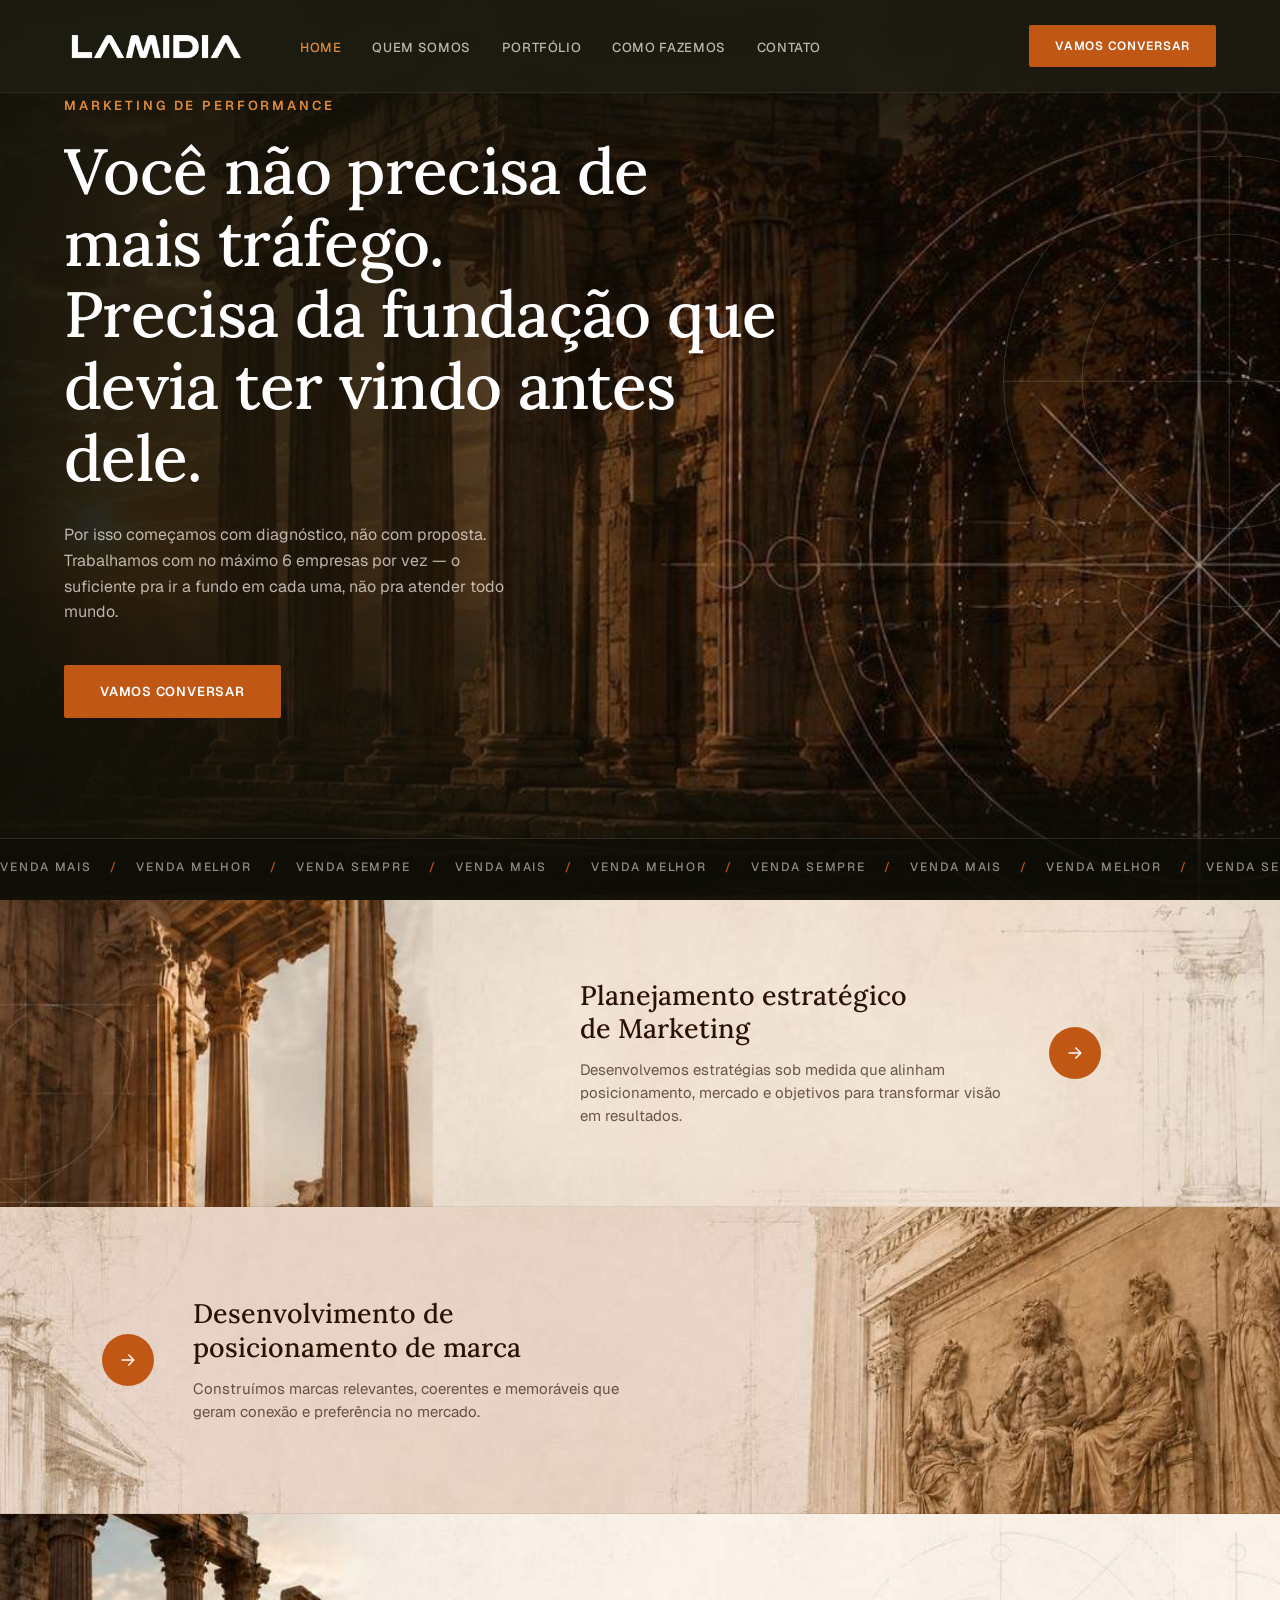
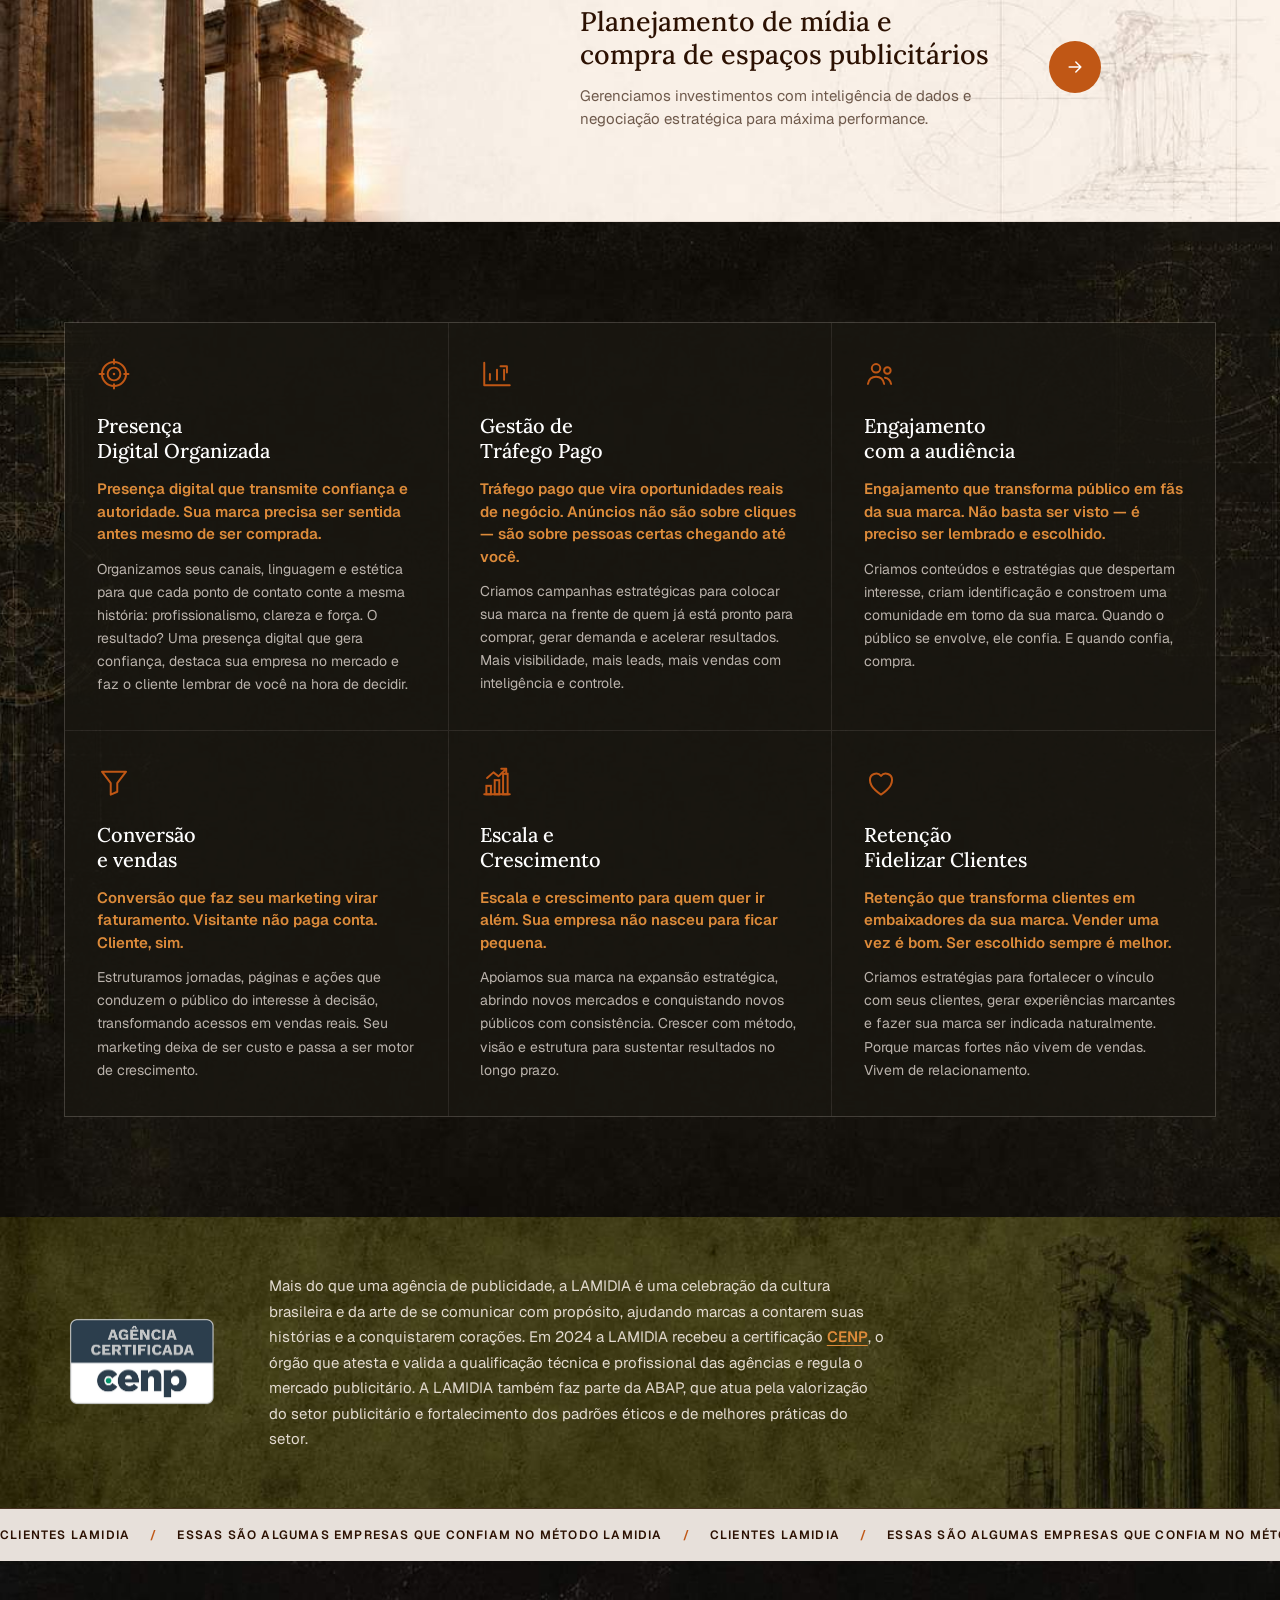
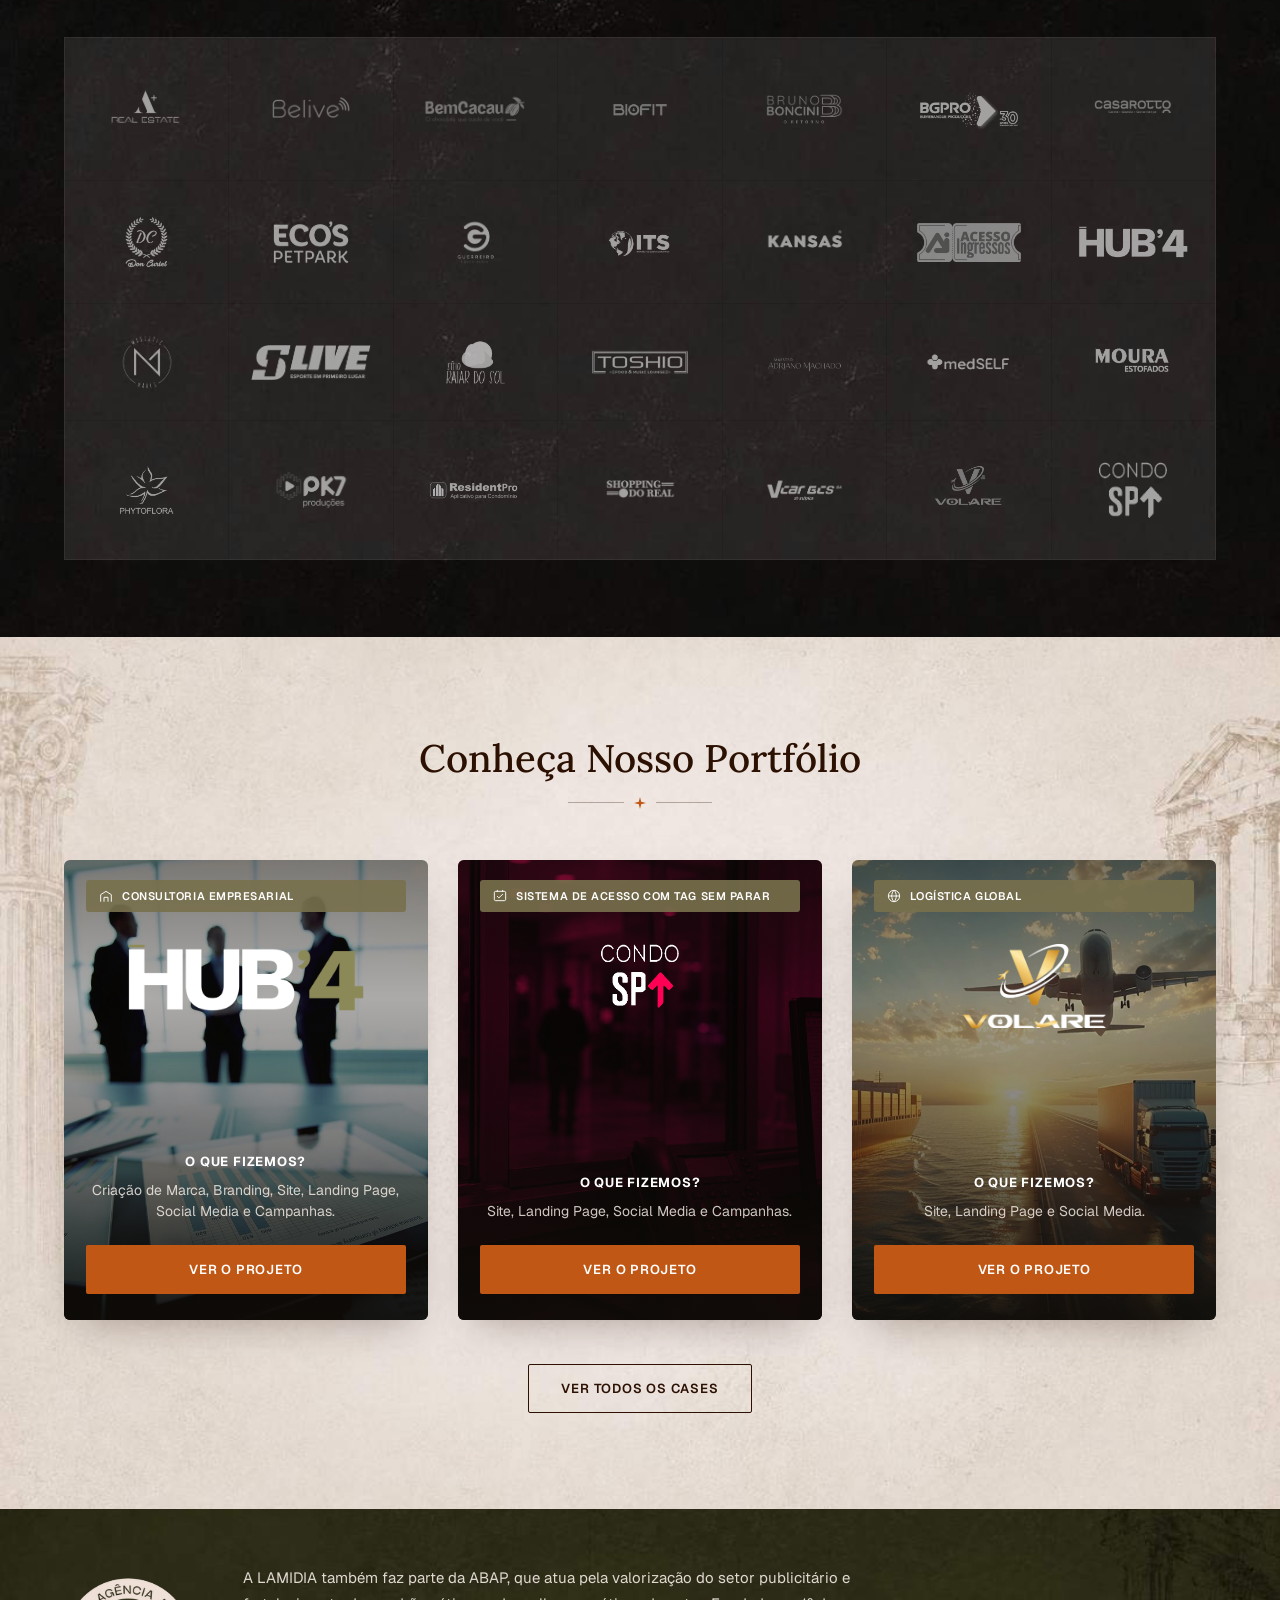
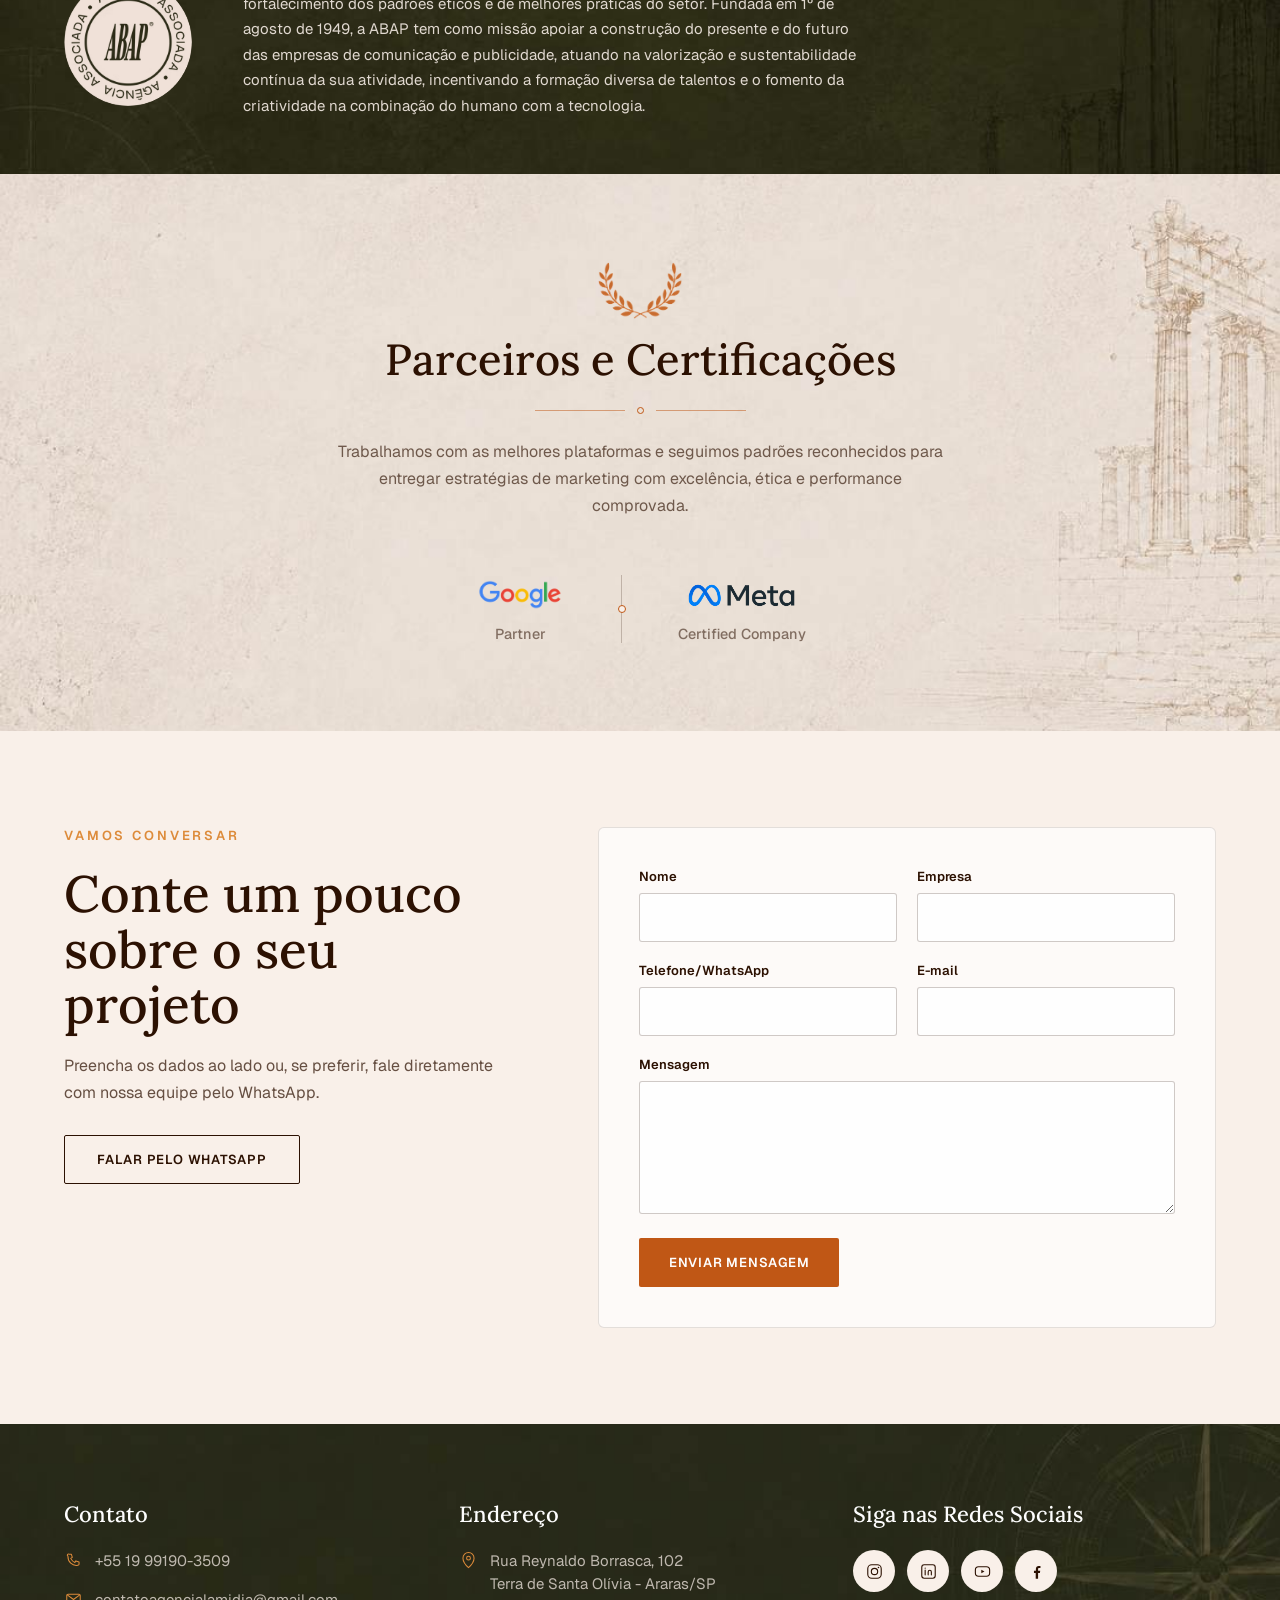
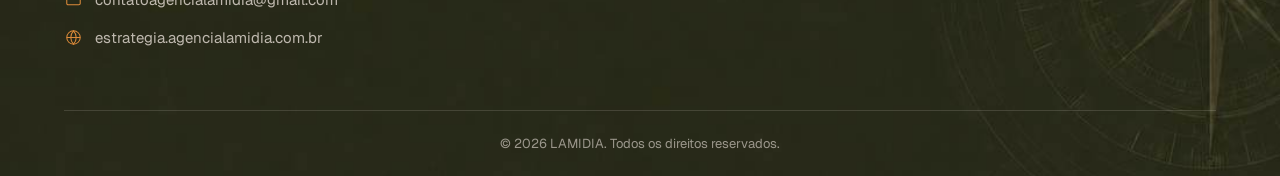
<file: index.html>
<!DOCTYPE html>
<html lang="pt-BR">
<head>
<script>(function(w,d,s,l,i){w[l]=w[l]||[];w[l].push({'gtm.start':
new Date().getTime(),event:'gtm.js'});var f=d.getElementsByTagName(s)[0],
j=d.createElement(s),dl=l!='dataLayer'?'&l='+l:'';j.async=true;j.src=
'https://gtm.agencialamidia.com.br/gtm.js?id='+i+dl;f.parentNode.insertBefore(j,f);
})(window,document,'script','dataLayer','GTM-M3S6XFDD');</script>
<meta charset="UTF-8">
<meta name="viewport" content="width=device-width, initial-scale=1.0">
<title>LAMIDIA — Marketing de Performance</title>
<meta name="description" content="Estratégia que conecta. Performance que resulta. Mais visibilidade, mais oportunidades e mais vendas com estratégias orientadas por dados e resultados.">
<link rel="canonical" href="https://agencialamidia.com.br/">
<meta property="og:type" content="website">
<meta property="og:locale" content="pt_BR">
<meta property="og:site_name" content="LAMIDIA">
<meta property="og:title" content="LAMIDIA — Marketing de Performance">
<meta property="og:description" content="Estratégia que conecta. Performance que resulta. Marketing orientado por dados e resultados.">
<meta property="og:url" content="https://agencialamidia.com.br/">
<meta property="og:image" content="https://agencialamidia.com.br/images/hero-bg.jpg">
<link rel="icon" href="favicon.svg" type="image/svg+xml">

<link rel="preconnect" href="https://fonts.googleapis.com">
<link rel="preconnect" href="https://fonts.gstatic.com" crossorigin>
<link href="https://fonts.googleapis.com/css2?family=Lora:ital,wght@0,400;0,500;0,600;1,400&family=Geist:wght@400;500;600;700&display=swap" rel="stylesheet">

<link rel="stylesheet" href="css/style.css">
</head>
<body>
<noscript><iframe src="https://gtm.agencialamidia.com.br/ns.html?id=GTM-M3S6XFDD"
height="0" width="0" style="display:none;visibility:hidden"></iframe></noscript>

<a href="#hero-heading" class="skip-link">Pular para o conteúdo</a>

<header class="site-header" id="siteHeader">
  <div class="site-header__inner">

    <a href="index.html" class="logo" aria-label="LAMIDIA — Página inicial">
      <img src="images/logo-lamidia-branco.png" alt="LAMIDIA" class="logo__mark">
    </a>

    <nav class="main-nav" id="mainNav" aria-label="Navegação principal">
      <ul class="main-nav__list">
        <li><a href="index.html" class="main-nav__link is-active">Home</a></li>
        <li><a href="quem-somos.html" class="main-nav__link">Quem Somos</a></li>
        <li><a href="portfolio.html" class="main-nav__link">Portfólio</a></li>
        <li><a href="como-fazemos.html" class="main-nav__link">Como Fazemos</a></li>
        <li><a href="#contato" class="main-nav__link">Contato</a></li>
      </ul>
    </nav>

    <a href="#contato" class="btn btn--primary btn--nav">Vamos Conversar</a>

    <button class="nav-toggle" id="navToggle" aria-label="Abrir menu" aria-expanded="false" aria-controls="mainNav">
      <span></span><span></span><span></span>
    </button>

  </div>
</header>

<main>
  <section class="hero" id="hero">
    <div class="hero__media" aria-hidden="true">
      <img src="images/hero-bg.jpg" alt="" class="hero__img">
      <div class="hero__gradient"></div>
      <svg class="hero__glyph" viewBox="0 0 600 600" aria-hidden="true">
        <circle cx="470" cy="230" r="230" fill="none" stroke="currentColor" stroke-width="1"/>
        <circle cx="470" cy="230" r="150" fill="none" stroke="currentColor" stroke-width="1"/>
        <line x1="470" y1="0" x2="470" y2="460" stroke="currentColor" stroke-width="1"/>
        <line x1="240" y1="230" x2="600" y2="230" stroke="currentColor" stroke-width="1"/>
        <circle cx="470" cy="230" r="3" fill="currentColor"/>
      </svg>
    </div>

    <div class="hero__content">
      <div class="container">
        <p class="eyebrow" data-reveal>Marketing de Performance</p>
        <h1 class="hero__heading" id="hero-heading" data-reveal>
          Você não precisa de mais tráfego.<br>
          Precisa da fundação que devia ter vindo antes dele.
        </h1>
        <p class="hero__lead" data-reveal>
          Por isso começamos com diagnóstico, não com proposta.<br class="lead-break">
          Trabalhamos com no máximo 6 empresas por vez — o suficiente pra ir a fundo em cada uma, não pra atender todo mundo.
        </p>
        <a href="#contato" class="btn btn--primary btn--hero" data-reveal>Vamos Conversar</a>
      </div>
    </div>

    <div class="hero__ticker" aria-hidden="true">
      <div class="hero__ticker-track">
        <span>Venda Mais</span><span class="dot">/</span>
        <span>Venda Melhor</span><span class="dot">/</span>
        <span>Venda Sempre</span><span class="dot">/</span>
        <span>Venda Mais</span><span class="dot">/</span>
        <span>Venda Melhor</span><span class="dot">/</span>
        <span>Venda Sempre</span><span class="dot">/</span>
        <span>Venda Mais</span><span class="dot">/</span>
        <span>Venda Melhor</span><span class="dot">/</span>
        <span>Venda Sempre</span><span class="dot">/</span>
        <span>Venda Mais</span><span class="dot">/</span>
        <span>Venda Melhor</span><span class="dot">/</span>
        <span>Venda Sempre</span><span class="dot">/</span>
      </div>
    </div>
  </section>

  <section class="fstrip" aria-label="Nossos pilares de atuação">

    <div class="fstrip__block fstrip__block--a" style="background-image:url('images/section2-block1.jpg');">
      <div class="fstrip__inner">
        <div class="fstrip__text">
          <h3 class="fstrip__title">Planejamento estratégico<br>de Marketing</h3>
          <p class="fstrip__desc">Desenvolvemos estratégias sob medida que alinham posicionamento, mercado e objetivos para transformar visão em resultados.</p>
        </div>
        <a href="#servicos" class="fstrip__arrow" aria-label="Saiba mais sobre planejamento estratégico de marketing">
          <svg viewBox="0 0 24 24" fill="none" aria-hidden="true"><path d="M5 12h14M13 6l6 6-6 6" stroke="currentColor" stroke-width="1.8" stroke-linecap="round" stroke-linejoin="round"/></svg>
        </a>
      </div>
    </div>

    <div class="fstrip__block fstrip__block--b" style="background-image:url('images/section2-block2.jpg');">
      <div class="fstrip__inner">
        <a href="#servicos" class="fstrip__arrow" aria-label="Saiba mais sobre posicionamento de marca">
          <svg viewBox="0 0 24 24" fill="none" aria-hidden="true"><path d="M5 12h14M13 6l6 6-6 6" stroke="currentColor" stroke-width="1.8" stroke-linecap="round" stroke-linejoin="round"/></svg>
        </a>
        <div class="fstrip__text">
          <h3 class="fstrip__title">Desenvolvimento de<br>posicionamento de marca</h3>
          <p class="fstrip__desc">Construímos marcas relevantes, coerentes e memoráveis que geram conexão e preferência no mercado.</p>
        </div>
      </div>
    </div>

    <div class="fstrip__block fstrip__block--a" style="background-image:url('images/section2-block3.jpg');">
      <div class="fstrip__inner">
        <div class="fstrip__text">
          <h3 class="fstrip__title">Planejamento de mídia e<br>compra de espaços publicitários</h3>
          <p class="fstrip__desc">Gerenciamos investimentos com inteligência de dados e negociação estratégica para máxima performance.</p>
        </div>
        <a href="#servicos" class="fstrip__arrow" aria-label="Saiba mais sobre planejamento de mídia">
          <svg viewBox="0 0 24 24" fill="none" aria-hidden="true"><path d="M5 12h14M13 6l6 6-6 6" stroke="currentColor" stroke-width="1.8" stroke-linecap="round" stroke-linejoin="round"/></svg>
        </a>
      </div>
    </div>

  </section>

  <section class="services" id="servicos" style="background-image:url('images/section3-bg.jpg');">
    <div class="container">
      <div class="services__grid">

        <article class="service-card">
          <svg class="service-card__icon" viewBox="0 0 24 24" fill="none" aria-hidden="true">
            <circle cx="12" cy="12" r="8.5" stroke="currentColor" stroke-width="1.4"/>
            <circle cx="12" cy="12" r="4.5" stroke="currentColor" stroke-width="1.4"/>
            <circle cx="12" cy="12" r="0.9" fill="currentColor"/>
            <path d="M12 1.8v3M12 19.2v3M1.8 12h3M19.2 12h3" stroke="currentColor" stroke-width="1.4" stroke-linecap="round"/>
          </svg>
          <h3 class="service-card__title">Presença<br>Digital Organizada</h3>
          <p class="service-card__lead">Presença digital que transmite confiança e autoridade. Sua marca precisa ser sentida antes mesmo de ser comprada.</p>
          <p class="service-card__body">Organizamos seus canais, linguagem e estética para que cada ponto de contato conte a mesma história: profissionalismo, clareza e força. O resultado? Uma presença digital que gera confiança, destaca sua empresa no mercado e faz o cliente lembrar de você na hora de decidir.</p>
        </article>

        <article class="service-card">
          <svg class="service-card__icon" viewBox="0 0 24 24" fill="none" aria-hidden="true">
            <path d="M3 20V4M3 20h18" stroke="currentColor" stroke-width="1.4" stroke-linecap="round" stroke-linejoin="round"/>
            <path d="M7 16v-4M12 16V9M17 16v-7" stroke="currentColor" stroke-width="1.4" stroke-linecap="round"/>
            <path d="M14.5 6.5H19V11" stroke="currentColor" stroke-width="1.4" stroke-linecap="round" stroke-linejoin="round"/>
          </svg>
          <h3 class="service-card__title">Gestão de<br>Tráfego Pago</h3>
          <p class="service-card__lead">Tráfego pago que vira oportunidades reais de negócio. Anúncios não são sobre cliques — são sobre pessoas certas chegando até você.</p>
          <p class="service-card__body">Criamos campanhas estratégicas para colocar sua marca na frente de quem já está pronto para comprar, gerar demanda e acelerar resultados. Mais visibilidade, mais leads, mais vendas com inteligência e controle.</p>
        </article>

        <article class="service-card">
          <svg class="service-card__icon" viewBox="0 0 24 24" fill="none" aria-hidden="true">
            <circle cx="8.5" cy="8" r="3" stroke="currentColor" stroke-width="1.4"/>
            <circle cx="16.5" cy="9.5" r="2.3" stroke="currentColor" stroke-width="1.4"/>
            <path d="M2.8 19c.6-3.2 3-5 5.7-5s5.1 1.8 5.7 5" stroke="currentColor" stroke-width="1.4" stroke-linecap="round"/>
            <path d="M14.8 14.6c2.1.3 3.8 1.9 4.3 4.4" stroke="currentColor" stroke-width="1.4" stroke-linecap="round"/>
          </svg>
          <h3 class="service-card__title">Engajamento<br>com a audiência</h3>
          <p class="service-card__lead">Engajamento que transforma público em fãs da sua marca. Não basta ser visto — é preciso ser lembrado e escolhido.</p>
          <p class="service-card__body">Criamos conteúdos e estratégias que despertam interesse, criam identificação e constroem uma comunidade em torno da sua marca. Quando o público se envolve, ele confia. E quando confia, compra.</p>
        </article>

        <article class="service-card">
          <svg class="service-card__icon" viewBox="0 0 24 24" fill="none" aria-hidden="true">
            <path d="M3.5 4h17l-6.2 8.1v6.1l-4.6 2v-8.1L3.5 4z" stroke="currentColor" stroke-width="1.4" stroke-linejoin="round"/>
          </svg>
          <h3 class="service-card__title">Conversão<br>e vendas</h3>
          <p class="service-card__lead">Conversão que faz seu marketing virar faturamento. Visitante não paga conta. Cliente, sim.</p>
          <p class="service-card__body">Estruturamos jornadas, páginas e ações que conduzem o público do interesse à decisão, transformando acessos em vendas reais. Seu marketing deixa de ser custo e passa a ser motor de crescimento.</p>
        </article>

        <article class="service-card">
          <svg class="service-card__icon" viewBox="0 0 24 24" fill="none" aria-hidden="true">
            <path d="M3 20h18" stroke="currentColor" stroke-width="1.4" stroke-linecap="round"/>
            <rect x="4.5" y="14" width="3.2" height="6" stroke="currentColor" stroke-width="1.4"/>
            <rect x="10.4" y="10" width="3.2" height="10" stroke="currentColor" stroke-width="1.4"/>
            <rect x="16.3" y="5.5" width="3.2" height="14.5" stroke="currentColor" stroke-width="1.4"/>
            <path d="M5 8.5l4.5-4 3.5 2.8L18.5 2" stroke="currentColor" stroke-width="1.4" stroke-linecap="round" stroke-linejoin="round"/>
            <path d="M15 2h3.5v3.5" stroke="currentColor" stroke-width="1.4" stroke-linecap="round" stroke-linejoin="round"/>
          </svg>
          <h3 class="service-card__title">Escala e<br>Crescimento</h3>
          <p class="service-card__lead">Escala e crescimento para quem quer ir além. Sua empresa não nasceu para ficar pequena.</p>
          <p class="service-card__body">Apoiamos sua marca na expansão estratégica, abrindo novos mercados e conquistando novos públicos com consistência. Crescer com método, visão e estrutura para sustentar resultados no longo prazo.</p>
        </article>

        <article class="service-card">
          <svg class="service-card__icon" viewBox="0 0 24 24" fill="none" aria-hidden="true">
            <path d="M12 20.2s-7.8-4.6-7.8-10.4a4.4 4.4 0 0 1 7.8-2.8 4.4 4.4 0 0 1 7.8 2.8c0 5.8-7.8 10.4-7.8 10.4z" stroke="currentColor" stroke-width="1.4" stroke-linejoin="round"/>
          </svg>
          <h3 class="service-card__title">Retenção<br>Fidelizar Clientes</h3>
          <p class="service-card__lead">Retenção que transforma clientes em embaixadores da sua marca. Vender uma vez é bom. Ser escolhido sempre é melhor.</p>
          <p class="service-card__body">Criamos estratégias para fortalecer o vínculo com seus clientes, gerar experiências marcantes e fazer sua marca ser indicada naturalmente. Porque marcas fortes não vivem de vendas. Vivem de relacionamento.</p>
        </article>

      </div>
    </div>
  </section>

  <section class="certified" style="background-image:url('images/section4-bg.jpg');">
    <div class="container">
      <div class="certified__inner">
        <a href="https://www.cenp.com.br/" class="certified__badge-link" target="_blank" rel="noopener noreferrer" aria-label="Visitar o site oficial da CENP">
          <img src="images/cenp-badge.png" alt="Selo Agência Certificada CENP" class="certified__badge" loading="lazy" width="220" height="136">
        </a>
        <p class="certified__text">
          Mais do que uma agência de publicidade, a LAMIDIA é uma celebração da cultura brasileira e da arte de se comunicar com propósito, ajudando marcas a contarem suas histórias e a conquistarem corações. Em 2024 a LAMIDIA recebeu a certificação <a href="https://www.cenp.com.br/" target="_blank" rel="noopener noreferrer">CENP</a>, o órgão que atesta e valida a qualificação técnica e profissional das agências e regula o mercado publicitário. A LAMIDIA também faz parte da ABAP, que atua pela valorização do setor publicitário e fortalecimento dos padrões éticos e de melhores práticas do setor.
        </p>
      </div>
    </div>
  </section>

  <div class="clients-ticker" aria-hidden="true">
    <div class="clients-ticker__track">
      <span>Clientes Lamidia</span><span class="dot">/</span>
      <span>Essas são algumas empresas que confiam no método Lamidia</span><span class="dot">/</span>
      <span>Clientes Lamidia</span><span class="dot">/</span>
      <span>Essas são algumas empresas que confiam no método Lamidia</span><span class="dot">/</span>
      <span>Clientes Lamidia</span><span class="dot">/</span>
      <span>Essas são algumas empresas que confiam no método Lamidia</span><span class="dot">/</span>
      <span>Clientes Lamidia</span><span class="dot">/</span>
      <span>Essas são algumas empresas que confiam no método Lamidia</span><span class="dot">/</span>
    </div>
  </div>

  <section class="clients" style="background-image:url('images/section5-bg.jpg');">
    <div class="container">

      <div class="clients-grid" id="clientsGrid">
        <div class="client-logo"><img src="images/clients/logo-01.png" alt="A+ Real Estate" class="client-logo__img--large168" loading="lazy"></div>
        <div class="client-logo"><img src="images/clients/logo-02.png" alt="Belive" loading="lazy"></div>
        <div class="client-logo"><img src="images/clients/logo-03.png" alt="Bemcacau" loading="lazy"></div>
        <div class="client-logo"><img src="images/clients/logo-04.png" alt="Biofit" loading="lazy"></div>
        <div class="client-logo"><img src="images/clients/logo-05.png" alt="Bruno Boncini" loading="lazy"></div>
        <div class="client-logo"><img src="images/clients/logo-06.png" alt="Bumerangue" loading="lazy"></div>
        <div class="client-logo"><img src="images/clients/logo-07.png" alt="Casarotto" class="client-logo__img--large180" loading="lazy"></div>
        <div class="client-logo"><img src="images/clients/logo-08.png" alt="Don Cureil" loading="lazy"></div>
        <div class="client-logo"><img src="images/clients/logo-09.png" alt="Ecos" loading="lazy"></div>
        <div class="client-logo"><img src="images/clients/logo-10.png" alt="Guerreiro Engenharia" class="client-logo__img--large140" loading="lazy"></div>
        <div class="client-logo"><img src="images/clients/logo-11.png" alt="Its Inovações" class="client-logo__img--large140" loading="lazy"></div>
        <div class="client-logo"><img src="images/clients/logo-12.png" alt="Kansas" class="client-logo__img--large120" loading="lazy"></div>
        <div class="client-logo"><img src="images/clients/logo-13.png" alt="Acesso Ingressos" class="client-logo__img--small70" loading="lazy"></div>
        <div class="client-logo"><img src="images/clients/logo-14.png" alt="HUB4" loading="lazy"></div>
        <div class="client-logo"><img src="images/clients/logo-15.png" alt="Majestic" loading="lazy"></div>
        <div class="client-logo"><img src="images/clients/logo-16.png" alt="S1 Live" class="client-logo__img--small70" loading="lazy"></div>
        <div class="client-logo"><img src="images/clients/logo-17.png" alt="Sitio Raiar Do Sol" loading="lazy"></div>
        <div class="client-logo"><img src="images/clients/logo-18.png" alt="Toshio" loading="lazy"></div>
        <div class="client-logo"><img src="images/clients/logo-19.png" alt="Maestro" class="client-logo__img--large180" loading="lazy"></div>
        <div class="client-logo"><img src="images/clients/logo-20.png" alt="Medself" loading="lazy"></div>
        <div class="client-logo"><img src="images/clients/logo-21.png" alt="Moura Estofados" loading="lazy"></div>
        <div class="client-logo"><img src="images/clients/logo-22.png" alt="Phytoflora" class="client-logo__img--large140" loading="lazy"></div>
        <div class="client-logo"><img src="images/clients/logo-23.png" alt="PK7" class="client-logo__img--large168" loading="lazy"></div>
        <div class="client-logo"><img src="images/clients/logo-24.png" alt="ResidentPro" loading="lazy"></div>
        <div class="client-logo"><img src="images/clients/logo-25.png" alt="Shopping Do Real" loading="lazy"></div>
        <div class="client-logo"><img src="images/clients/logo-26.png" alt="Vcar" class="client-logo__img--large120" loading="lazy"></div>
        <div class="client-logo"><img src="images/clients/logo-27.png" alt="Volare" loading="lazy"></div>
        <div class="client-logo"><img src="images/logo-clientes-sem-fundo/CONDO-SP.png" alt="Condo SP" loading="lazy"></div>
      </div>

    </div>
  </section>

  <section class="portfolio" style="background-image:url('images/section6-bg.jpg');">
    <div class="container">

      <div class="portfolio__heading">
        <h2 class="portfolio__title">Conheça Nosso Portfólio</h2>
        <div class="portfolio__divider" aria-hidden="true">
          <span></span>
          <svg viewBox="0 0 16 16" fill="none"><path d="M8 0l1.6 6.4L16 8l-6.4 1.6L8 16l-1.6-6.4L0 8l6.4-1.6L8 0z" fill="currentColor"/></svg>
          <span></span>
        </div>
      </div>

      <div class="portfolio__grid">

        <article class="portfolio-card" style="background-image:url('images/pf-photo-hub4.jpg');">
          <div class="portfolio-card__overlay"></div>
          <div class="portfolio-card__content">
            <span class="portfolio-card__tag">
              <svg viewBox="0 0 24 24" fill="none" aria-hidden="true"><path d="M4 20V10l8-5 8 5v10" stroke="currentColor" stroke-width="1.4" stroke-linecap="round" stroke-linejoin="round"/><path d="M9 20v-6h6v6" stroke="currentColor" stroke-width="1.4" stroke-linecap="round" stroke-linejoin="round"/></svg>
              Consultoria Empresarial
            </span>
            <img src="images/portfolio-hub4.png" alt="HUB4 Empresarial" class="portfolio-card__logo" loading="lazy">
            <div class="portfolio-card__body">
              <h3 class="portfolio-card__q">O que fizemos?</h3>
              <p class="portfolio-card__desc">Criação de Marca, Branding, Site, Landing Page, Social Media e Campanhas.</p>
              <a href="case-hub4.html" class="btn btn--primary portfolio-card__cta" aria-label="Ver o projeto HUB4">Ver o projeto</a>
            </div>
          </div>
        </article>

        <article class="portfolio-card" style="background-image:url('images/bg-card-condo-sp.png');">
          <div class="portfolio-card__overlay"></div>
          <div class="portfolio-card__content">
            <span class="portfolio-card__tag">
              <svg viewBox="0 0 24 24" fill="none" aria-hidden="true"><rect x="3.5" y="5" width="17" height="14" rx="2" stroke="currentColor" stroke-width="1.4"/><path d="M8 5V3.5M16 5V3.5" stroke="currentColor" stroke-width="1.4" stroke-linecap="round"/><path d="M8 12.5l2.3 2.3L16 9.5" stroke="currentColor" stroke-width="1.4" stroke-linecap="round" stroke-linejoin="round"/></svg>
              Sistema de acesso com tag Sem Parar
            </span>
            <img src="images/portfolio-condosp.png" alt="Condo SP" class="portfolio-card__logo portfolio-card__logo--small" loading="lazy">
            <div class="portfolio-card__body">
              <h3 class="portfolio-card__q">O que fizemos?</h3>
              <p class="portfolio-card__desc">Site, Landing Page, Social Media e Campanhas.</p>
              <a href="case-condo-sp.html" class="btn btn--primary portfolio-card__cta" aria-label="Ver o projeto Condo SP">Ver o projeto</a>
            </div>
          </div>
        </article>

        <article class="portfolio-card" style="background-image:url('images/pf-photo-volare.jpg');">
          <div class="portfolio-card__overlay"></div>
          <div class="portfolio-card__content">
            <span class="portfolio-card__tag">
              <svg viewBox="0 0 24 24" fill="none" aria-hidden="true"><circle cx="12" cy="12" r="8.5" stroke="currentColor" stroke-width="1.4"/><path d="M3.5 12h17M12 3.5c2.2 2.3 3.4 5.3 3.4 8.5s-1.2 6.2-3.4 8.5c-2.2-2.3-3.4-5.3-3.4-8.5S9.8 5.8 12 3.5z" stroke="currentColor" stroke-width="1.4"/></svg>
              Logística Global
            </span>
            <img src="images/portfolio-volare.png" alt="Volare Logística" class="portfolio-card__logo" loading="lazy">
            <div class="portfolio-card__body">
              <h3 class="portfolio-card__q">O que fizemos?</h3>
              <p class="portfolio-card__desc">Site, Landing Page e Social Media.</p>
              <a href="volare-logistica.html" class="btn btn--primary portfolio-card__cta" aria-label="Ver o projeto Volare Logística">Ver o projeto</a>
            </div>
          </div>
        </article>

      </div>

      <div class="portfolio__more">
        <a href="portfolio.html" class="btn btn--outline portfolio__more-btn">Ver Todos os Cases</a>
      </div>

    </div>
  </section>

  <section class="certified certified--abap" style="background-image:url('images/section7-bg.jpg');">
    <div class="container">
      <div class="certified__inner">
        <a href="https://www.abap.com.br/" class="certified__badge-link" target="_blank" rel="noopener noreferrer" aria-label="Visitar o site oficial da ABAP">
          <img src="images/abap-badge.png" alt="Selo Agência Associada ABAP" class="certified__badge certified__badge--round" loading="lazy" width="176" height="176">
        </a>
        <p class="certified__text">
          A LAMIDIA também faz parte da ABAP, que atua pela valorização do setor publicitário e fortalecimento dos padrões éticos e de melhores práticas do setor. Fundada em 1º de agosto de 1949, a ABAP tem como missão apoiar a construção do presente e do futuro das empresas de comunicação e publicidade, atuando na valorização e sustentabilidade contínua da sua atividade, incentivando a formação diversa de talentos e o fomento da criatividade na combinação do humano com a tecnologia.
        </p>
      </div>
    </div>
  </section>

  <section class="partners" style="background-image:url('images/section8-bg.jpg');">
    <div class="container">
      <div class="partners__inner">

        <img src="images/laurel-icon.png" alt="" class="partners__laurel" aria-hidden="true" loading="lazy">

        <h2 class="partners__title">Parceiros e Certificações</h2>

        <div class="partners__divider" aria-hidden="true">
          <span></span>
          <i></i>
          <span></span>
        </div>

        <p class="partners__subtitle">Trabalhamos com as melhores plataformas e seguimos padrões reconhecidos para entregar estratégias de marketing com excelência, ética e performance comprovada.</p>

        <div class="partners__logos">
          <div class="partners__logo-card">
            <img src="images/logo-google.png" alt="Google Partner" loading="lazy">
            <span>Partner</span>
          </div>
          <div class="partners__logo-divider" aria-hidden="true"></div>
          <div class="partners__logo-card">
            <img src="images/logo-meta.png" alt="Meta Certified Company" loading="lazy">
            <span>Certified Company</span>
          </div>
        </div>

      </div>
    </div>
  </section>

  <section class="contact" id="contato" aria-labelledby="contact-heading">
    <div class="container contact__inner">
      <div class="contact__intro">
        <p class="eyebrow">Vamos conversar</p>
        <h2 id="contact-heading">Conte um pouco sobre o seu projeto</h2>
        <p>Preencha os dados ao lado ou, se preferir, fale diretamente com nossa equipe pelo WhatsApp.</p>
        <a href="https://wa.me/5519991903509" class="btn btn--outline contact__whatsapp" target="_blank" rel="noopener noreferrer">Falar pelo WhatsApp</a>
      </div>

      <form class="contact-form" id="contactForm" novalidate>
        <div class="contact-form__grid">
          <div class="contact-form__field">
            <label for="contactName">Nome</label>
            <input id="contactName" name="nome" type="text" autocomplete="name" minlength="2" required>
          </div>
          <div class="contact-form__field">
            <label for="contactCompany">Empresa</label>
            <input id="contactCompany" name="empresa" type="text" autocomplete="organization" required>
          </div>
          <div class="contact-form__field">
            <label for="contactPhone">Telefone/WhatsApp</label>
            <input id="contactPhone" name="telefone" type="tel" autocomplete="tel" inputmode="tel" pattern="[0-9()+\s-]{10,}" title="Informe um telefone com DDD" required>
          </div>
          <div class="contact-form__field">
            <label for="contactEmail">E-mail</label>
            <input id="contactEmail" name="email" type="email" autocomplete="email" required>
          </div>
          <div class="contact-form__field contact-form__field--full">
            <label for="contactMessage">Mensagem</label>
            <textarea id="contactMessage" name="mensagem" rows="5" minlength="10" required></textarea>
          </div>
        </div>
        <input type="hidden" name="utm_source" id="utm_source">
        <input type="hidden" name="utm_medium" id="utm_medium">
        <input type="hidden" name="utm_campaign" id="utm_campaign">
        <input type="hidden" name="utm_term" id="utm_term">
        <input type="hidden" name="utm_content" id="utm_content">
        <div class="contact-form__actions">
          <button type="submit" class="btn btn--primary" id="contactSubmit">Enviar mensagem</button>
          <p class="contact-form__status" id="contactStatus" role="status" aria-live="polite"></p>
        </div>
      </form>
    </div>
  </section>
</main>

<footer class="site-footer" style="background-image:url('images/footer-bg.jpg');">
  <div class="container">
    <div class="site-footer__grid">

      <div class="site-footer__col">
        <h3 class="site-footer__heading">Contato</h3>
        <ul class="site-footer__list">
          <li>
            <svg viewBox="0 0 24 24" fill="none" aria-hidden="true"><path d="M6.5 4h2.7l1.3 4-2 1.3a11 11 0 0 0 5.2 5.2l1.3-2 4 1.3v2.7a1.5 1.5 0 0 1-1.6 1.5C10.6 19.4 4.6 13.4 5 6.6A1.5 1.5 0 0 1 6.5 4z" stroke="currentColor" stroke-width="1.3" stroke-linejoin="round"/></svg>
            <a href="tel:+5519991903509">+55 19 99190-3509</a>
          </li>
          <li>
            <svg viewBox="0 0 24 24" fill="none" aria-hidden="true"><rect x="3.5" y="5.5" width="17" height="13" rx="1.6" stroke="currentColor" stroke-width="1.3"/><path d="M4.5 6.5L12 12l7.5-5.5" stroke="currentColor" stroke-width="1.3" stroke-linecap="round" stroke-linejoin="round"/></svg>
            <a href="mailto:contatoagencialamidia@gmail.com">contatoagencialamidia@gmail.com</a>
          </li>
          <li>
            <svg viewBox="0 0 24 24" fill="none" aria-hidden="true"><circle cx="12" cy="12" r="8.5" stroke="currentColor" stroke-width="1.3"/><path d="M3.5 12h17M12 3.5c2.2 2.3 3.4 5.3 3.4 8.5s-1.2 6.2-3.4 8.5c-2.2-2.3-3.4-5.3-3.4-8.5S9.8 5.8 12 3.5z" stroke="currentColor" stroke-width="1.3"/></svg>
            <a href="https://estrategia.agencialamidia.com.br/">estrategia.agencialamidia.com.br</a>
          </li>
        </ul>
      </div>

      <div class="site-footer__col">
        <h3 class="site-footer__heading">Endereço</h3>
        <ul class="site-footer__list">
          <li>
            <svg viewBox="0 0 24 24" fill="none" aria-hidden="true"><path d="M12 21s7-6.5 7-12a7 7 0 1 0-14 0c0 5.5 7 12 7 12z" stroke="currentColor" stroke-width="1.3" stroke-linejoin="round"/><circle cx="12" cy="9" r="2.4" stroke="currentColor" stroke-width="1.3"/></svg>
            <span>Rua Reynaldo Borrasca, 102<br>Terra de Santa Olívia - Araras/SP</span>
          </li>
        </ul>
      </div>

      <div class="site-footer__col">
        <h3 class="site-footer__heading">Siga nas Redes Sociais</h3>
        <div class="site-footer__social">
          <a href="https://www.instagram.com/agencialamidia/" class="site-footer__social-icon" aria-label="Instagram da LAMIDIA" target="_blank" rel="noopener noreferrer">
            <svg viewBox="0 0 24 24" fill="none"><rect x="3.5" y="3.5" width="17" height="17" rx="5" stroke="currentColor" stroke-width="1.4"/><circle cx="12" cy="12" r="4" stroke="currentColor" stroke-width="1.4"/><circle cx="17" cy="7" r="1" fill="currentColor"/></svg>
          </a>
          <a href="https://www.linkedin.com/company/agencialamidia/" class="site-footer__social-icon" aria-label="LinkedIn da LAMIDIA" target="_blank" rel="noopener noreferrer">
            <svg viewBox="0 0 24 24" fill="none"><rect x="3.5" y="3.5" width="17" height="17" rx="3" stroke="currentColor" stroke-width="1.4"/><path d="M7.8 10.2v6M7.8 7.8v.01M11.6 16.2v-3.6c0-1.2.8-2.2 2.1-2.2 1.2 0 1.9 1 1.9 2.2v3.6" stroke="currentColor" stroke-width="1.4" stroke-linecap="round" stroke-linejoin="round"/></svg>
          </a>
          <a href="https://www.youtube.com/@agencialamidia" class="site-footer__social-icon" aria-label="YouTube da LAMIDIA" target="_blank" rel="noopener noreferrer">
            <svg viewBox="0 0 24 24" fill="none"><rect x="3" y="6" width="18" height="12" rx="4" stroke="currentColor" stroke-width="1.4"/><path d="M10.5 9.7v4.6l4-2.3-4-2.3z" fill="currentColor"/></svg>
          </a>
          <a href="https://www.facebook.com/AgenciaLamidiaOnline/" class="site-footer__social-icon" aria-label="Facebook da LAMIDIA" target="_blank" rel="noopener noreferrer">
            <svg viewBox="0 0 24 24" fill="none"><path d="M14 21v-7h2.3l.4-3H14V9.2c0-.9.2-1.5 1.5-1.5H17V5.1C16.7 5 15.8 5 14.8 5c-2.1 0-3.6 1.3-3.6 3.7V11H8.8v3H11v7h3z" fill="currentColor"/></svg>
          </a>
        </div>
      </div>

    </div>

    <div class="site-footer__bottom">
      <p>© 2026 LAMIDIA. Todos os direitos reservados.</p>
    </div>
  </div>
</footer>

<script src="js/script.js"></script>
</body>
</html>
</file>
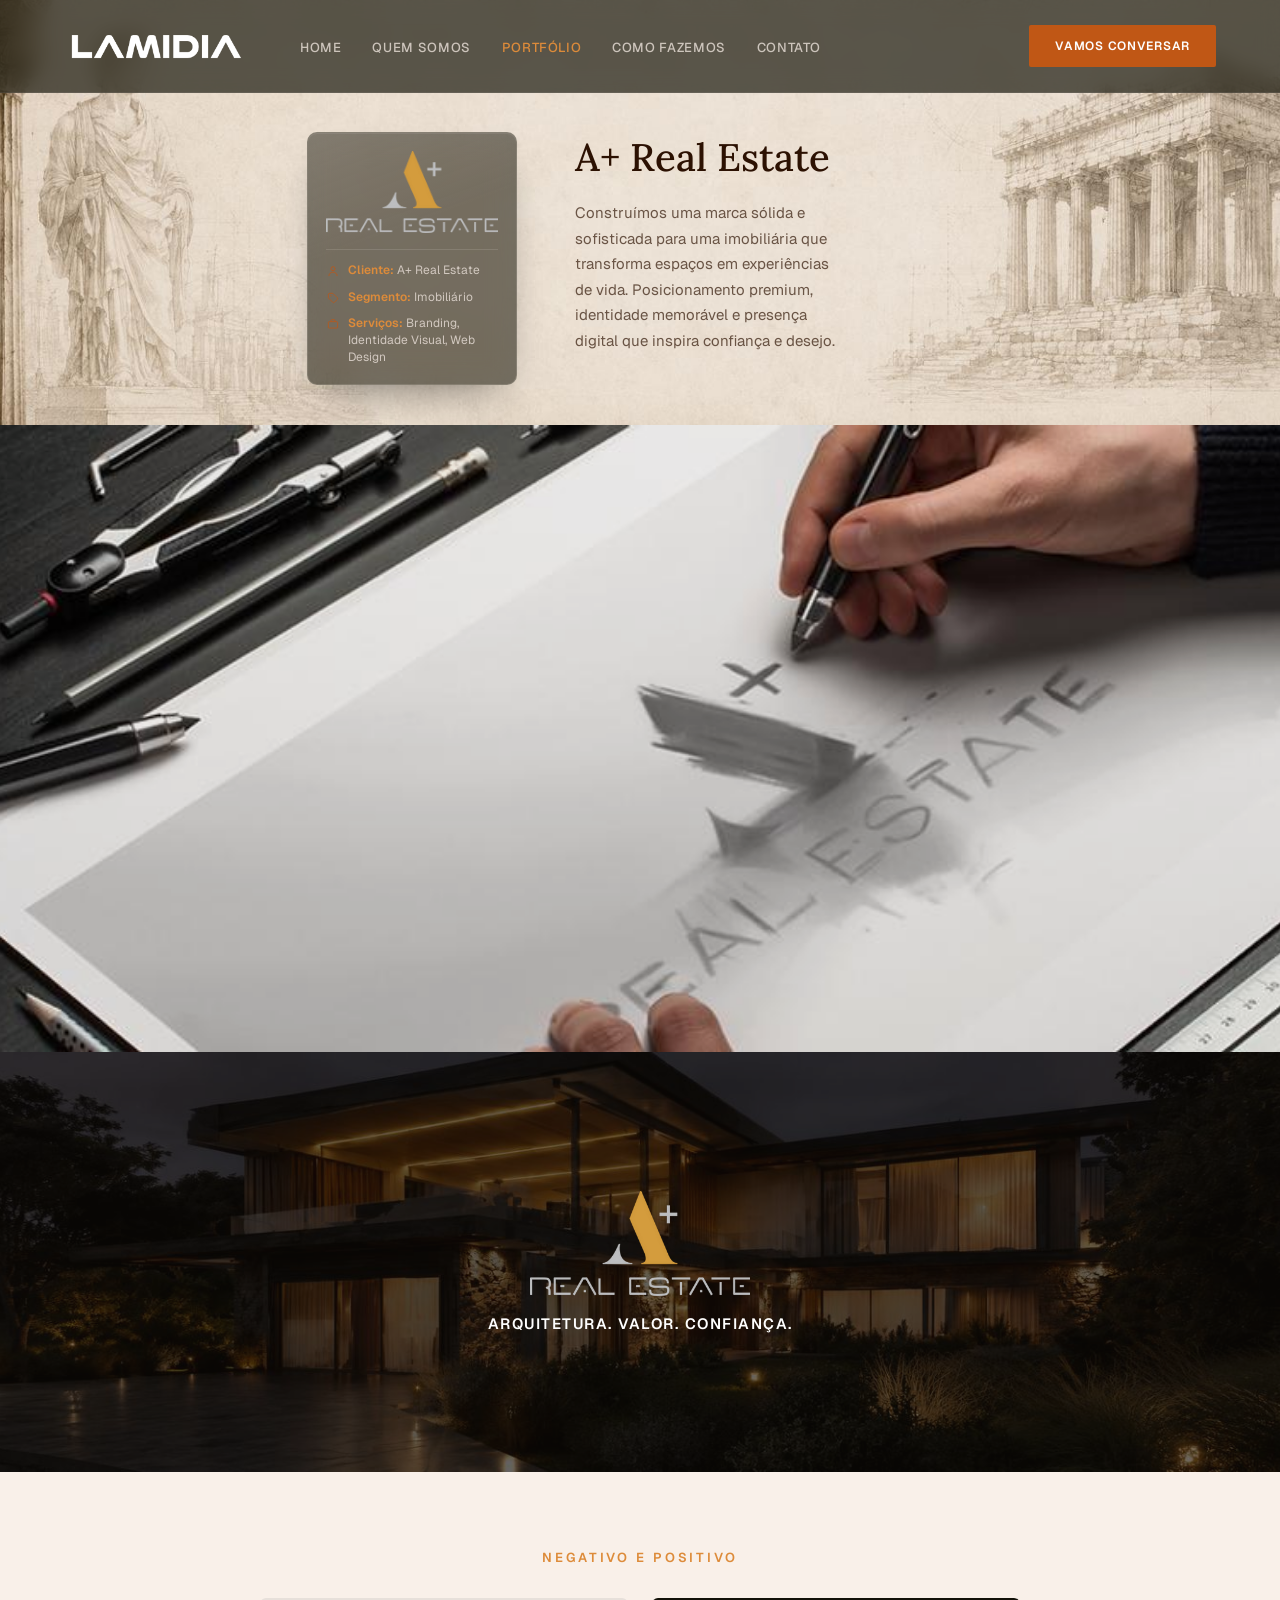
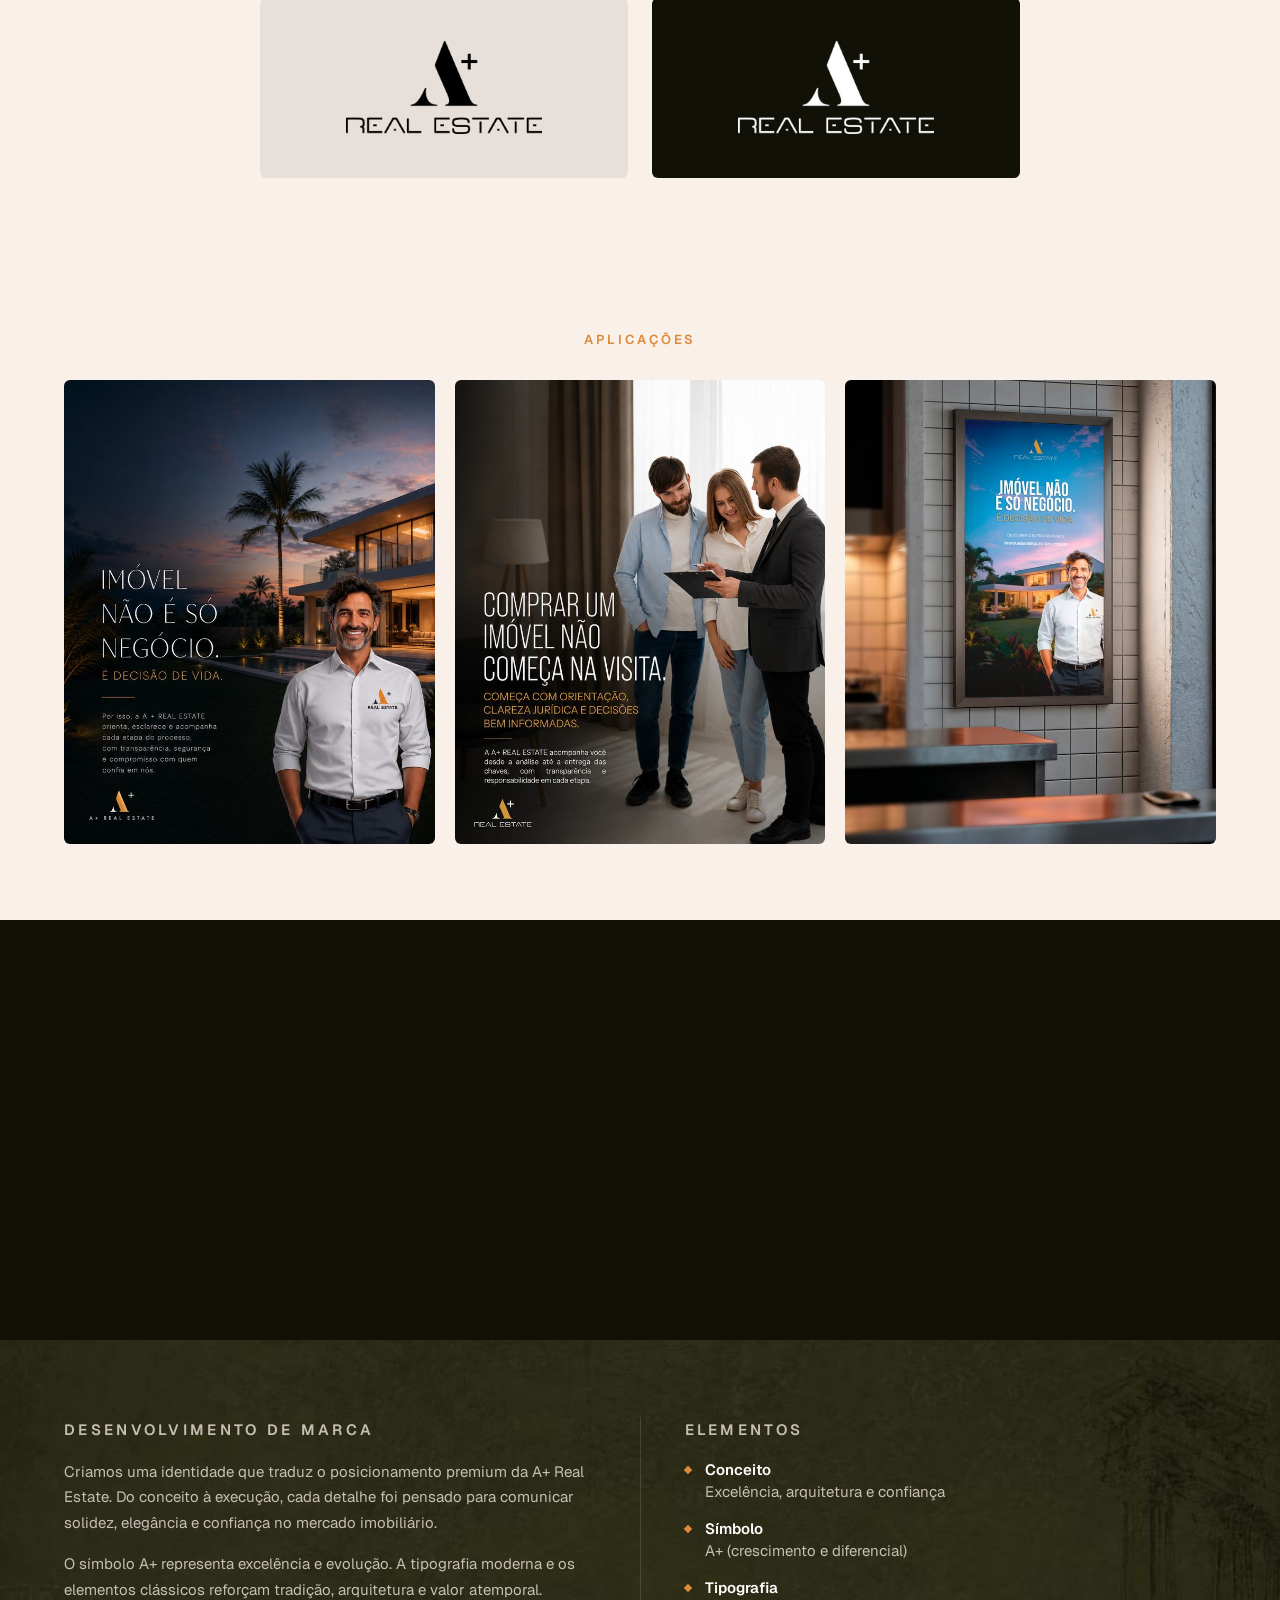
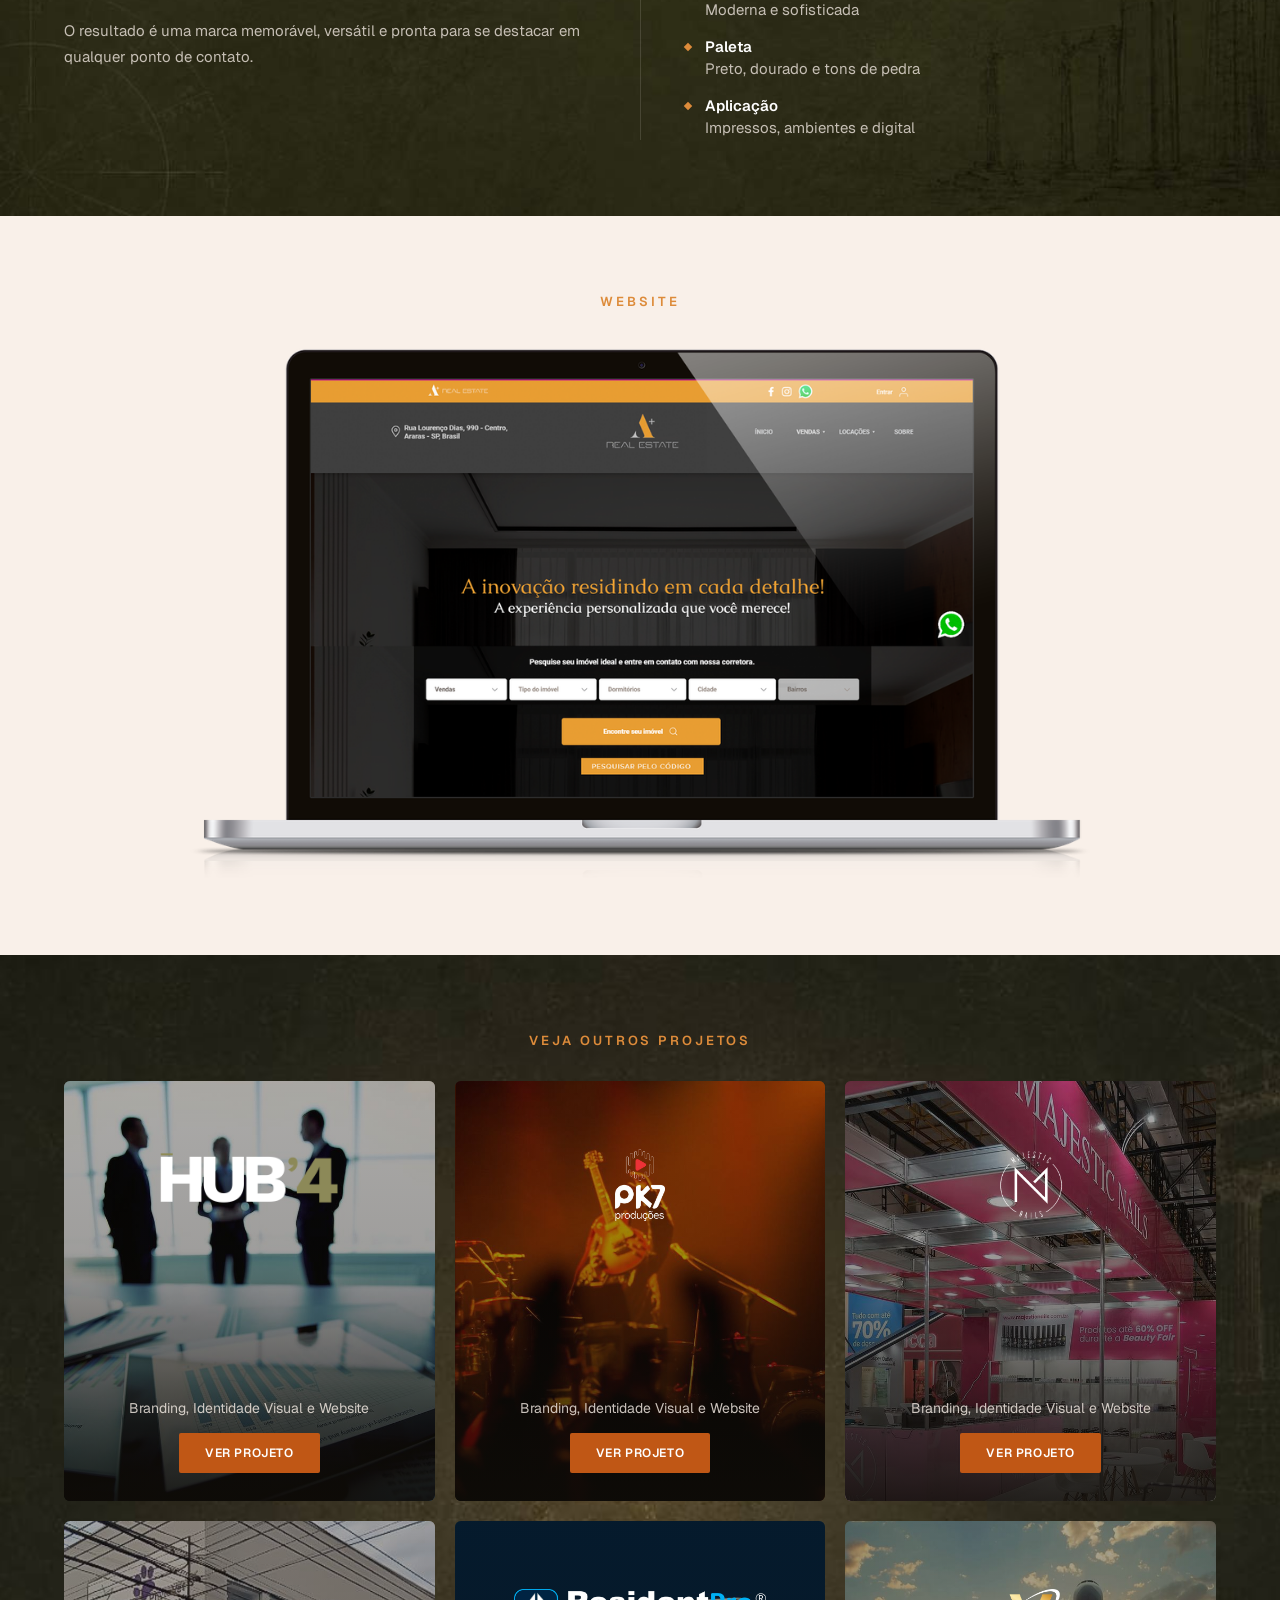
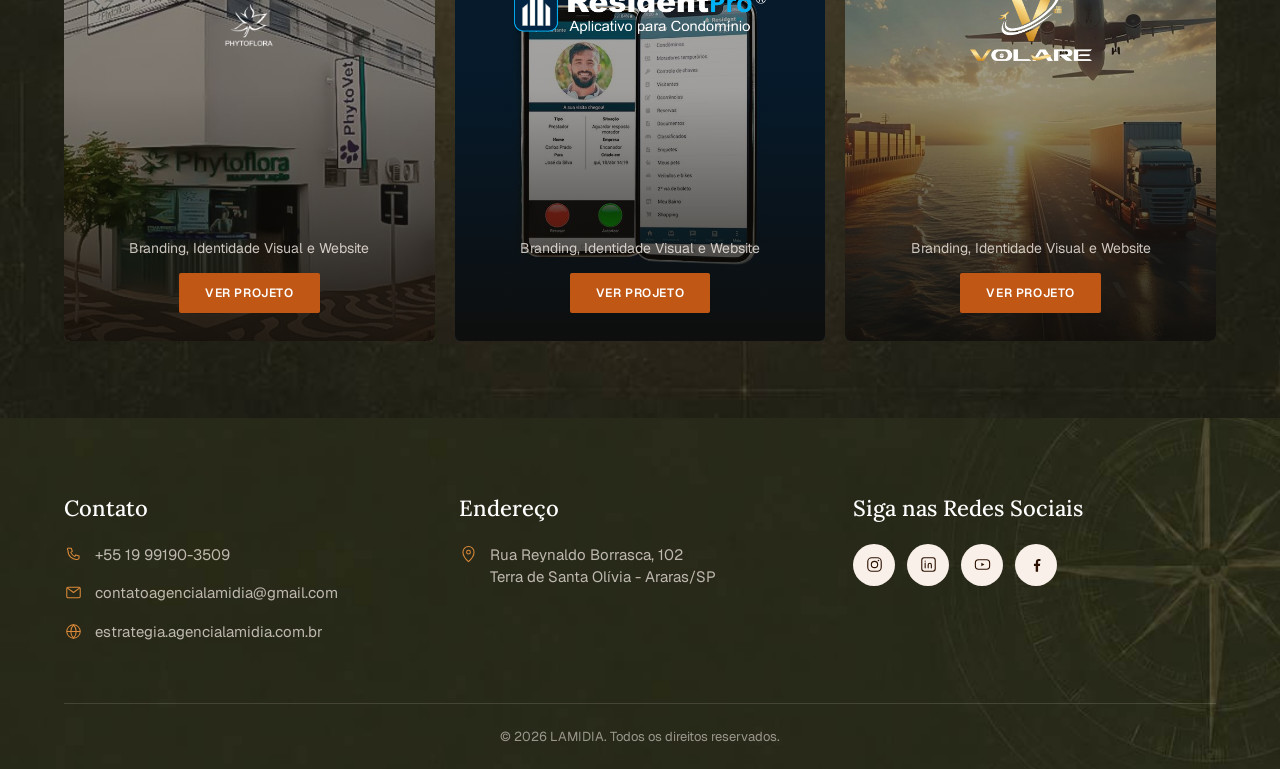
<file: case-real-estate.html>
<!DOCTYPE html>
<html lang="pt-BR">
<head>
<script>(function(w,d,s,l,i){w[l]=w[l]||[];w[l].push({'gtm.start':
new Date().getTime(),event:'gtm.js'});var f=d.getElementsByTagName(s)[0],
j=d.createElement(s),dl=l!='dataLayer'?'&l='+l:'';j.async=true;j.src=
'https://gtm.agencialamidia.com.br/gtm.js?id='+i+dl;f.parentNode.insertBefore(j,f);
})(window,document,'script','dataLayer','GTM-M3S6XFDD');</script>
<meta charset="UTF-8">
<meta name="viewport" content="width=device-width, initial-scale=1.0">
<title>Case A+ Real Estate — LAMIDIA</title>
<meta name="description" content="Como a LAMIDIA construiu a marca, identidade visual e site da A+ Real Estate.">
<link rel="canonical" href="https://agencialamidia.com.br/case-real-estate.html">
<meta property="og:type" content="article">
<meta property="og:locale" content="pt_BR">
<meta property="og:site_name" content="LAMIDIA">
<meta property="og:title" content="Case A+ Real Estate — LAMIDIA">
<meta property="og:description" content="Conheça o trabalho de marca, identidade visual e presença digital desenvolvido para a A+ Real Estate.">
<meta property="og:url" content="https://agencialamidia.com.br/case-real-estate.html">
<meta property="og:image" content="https://agencialamidia.com.br/images/cases/real-estate/banner-bg.jpg">
<link rel="icon" href="favicon.svg" type="image/svg+xml">

<link rel="preconnect" href="https://fonts.googleapis.com">
<link rel="preconnect" href="https://fonts.gstatic.com" crossorigin>
<link href="https://fonts.googleapis.com/css2?family=Lora:ital,wght@0,400;0,500;0,600;1,400&family=Geist:wght@400;500;600;700&display=swap" rel="stylesheet">

<link rel="stylesheet" href="css/style.css">
<link rel="stylesheet" href="css/case.css">
</head>
<body>
<noscript><iframe src="https://gtm.agencialamidia.com.br/ns.html?id=GTM-M3S6XFDD"
height="0" width="0" style="display:none;visibility:hidden"></iframe></noscript>

<a href="#case-heading" class="skip-link">Pular para o conteúdo</a>

<header class="site-header" id="siteHeader">
  <div class="site-header__inner">
    <a href="index.html" class="logo" aria-label="LAMIDIA — Página inicial">
      <img src="images/logo-lamidia-branco.png" alt="LAMIDIA" class="logo__mark">
    </a>
    <nav class="main-nav" id="mainNav" aria-label="Navegação principal">
      <ul class="main-nav__list">
        <li><a href="index.html" class="main-nav__link">Home</a></li>
        <li><a href="quem-somos.html" class="main-nav__link">Quem Somos</a></li>
        <li><a href="portfolio.html" class="main-nav__link is-active">Portfólio</a></li>
        <li><a href="como-fazemos.html" class="main-nav__link">Como Fazemos</a></li>
        <li><a href="index.html#contato" class="main-nav__link">Contato</a></li>
      </ul>
    </nav>
    <a href="index.html#contato" class="btn btn--primary btn--nav">Vamos Conversar</a>
    <button class="nav-toggle" id="navToggle" aria-label="Abrir menu" aria-expanded="false" aria-controls="mainNav">
      <span></span><span></span><span></span>
    </button>
  </div>
</header>

<main>

  <!-- ============ 1. Banner do case ============ -->
  <section class="case-banner" style="background-image:url('images/cases/real-estate/banner-bg.jpg');">
    <div class="container case-banner__inner">

      <div class="case-banner__card">
        <img src="images/logo-realestate.png" alt="A+ Real Estate" class="case-banner__logo">
        <ul class="case-banner__meta">
          <li>
            <svg viewBox="0 0 24 24" fill="none" aria-hidden="true"><circle cx="12" cy="8" r="3.4" stroke="currentColor" stroke-width="1.3"/><path d="M5 20c0-3.6 3.1-6 7-6s7 2.4 7 6" stroke="currentColor" stroke-width="1.3" stroke-linecap="round"/></svg>
            <span><strong>Cliente:</strong> A+ Real Estate</span>
          </li>
          <li>
            <svg viewBox="0 0 24 24" fill="none" aria-hidden="true"><path d="M11 4H6.5A2.5 2.5 0 0 0 4 6.5V11c0 .5.2 1 .6 1.4l7 7c.8.8 2 .8 2.8 0l5-5c.8-.8.8-2 0-2.8l-7-7C12 4.2 11.5 4 11 4z" stroke="currentColor" stroke-width="1.3" stroke-linejoin="round"/><circle cx="8.3" cy="8.3" r="1.1" fill="currentColor"/></svg>
            <span><strong>Segmento:</strong> Imobiliário</span>
          </li>
          <li>
            <svg viewBox="0 0 24 24" fill="none" aria-hidden="true"><rect x="4" y="8" width="16" height="11" rx="1.6" stroke="currentColor" stroke-width="1.3"/><path d="M8.5 8V6.5A2 2 0 0 1 10.5 4.5h3A2 2 0 0 1 15.5 6.5V8" stroke="currentColor" stroke-width="1.3"/></svg>
            <span><strong>Serviços:</strong> Branding, Identidade Visual, Web Design</span>
          </li>
        </ul>
      </div>

      <div class="case-banner__text">
        <h1 id="case-heading">A+ Real Estate</h1>
        <p>Construímos uma marca sólida e sofisticada para uma imobiliária que transforma espaços em experiências de vida. Posicionamento premium, identidade memorável e presença digital que inspira confiança e desejo.</p>
      </div>

    </div>
  </section>

  <!-- ============ Foto do processo de criação ============ -->
  <section class="case-parallax case-parallax--sketch" style="min-height:627px;background-image:url('images/cases/real-estate/sketch-process.jpg');background-attachment:scroll;">
    <div class="case-parallax__overlay"></div>
  </section>

  <!-- ============ 2. Foto full-bleed com marca aplicada ============ -->
  <section class="case-showcase" style="background-image:url('images/cases/real-estate/showcase-bg.jpg');">
    <div class="case-showcase__overlay"></div>
    <div class="case-showcase__content">
      <img src="images/logo-realestate.png" alt="A+ Real Estate" class="case-showcase__logo">
      <p class="case-showcase__tagline">Arquitetura. Valor. Confiança.</p>
    </div>
  </section>

  <!-- ============ 3. Assinaturas da marca ============ -->
  <section class="case-section case-section--light">
    <div class="container">
      <p class="eyebrow eyebrow--center">Negativo e Positivo</p>
      <div class="case-signatures">
        <!-- PLACEHOLDER: variações reais do logo (fundo claro / fundo escuro) -->
        <div class="case-signatures__card case-signatures__card--light">
          <img src="images/cases/real-estate/logo-black.png" alt="Logo A+ Real Estate sobre fundo claro" loading="lazy" onerror="this.parentElement.classList.add('is-placeholder')">
        </div>
        <div class="case-signatures__card case-signatures__card--dark">
          <img src="images/cases/real-estate/logo-white.png" alt="Logo A+ Real Estate sobre fundo escuro" loading="lazy" onerror="this.parentElement.classList.add('is-placeholder')">
        </div>
      </div>
    </div>
  </section>

  <!-- ============ 4. Aplicações ============ -->
  <section class="case-section case-section--light">
    <div class="container">
      <p class="eyebrow eyebrow--center">Aplicações</p>
      <div class="case-gallery case-gallery--3col">
        <div class="case-gallery__item">
          <img src="images/cases/real-estate/aplicacao-feed-01.jpg" alt="Post de feed A+ Real Estate 01" loading="lazy">
        </div>
        <div class="case-gallery__item">
          <img src="images/cases/real-estate/aplicacao-feed-02.jpg" alt="Post de feed A+ Real Estate 02" loading="lazy">
        </div>
        <div class="case-gallery__item">
          <img src="images/cases/real-estate/aplicacao-midia-indoor.jpg" alt="Mídia indoor A+ Real Estate" loading="lazy">
        </div>
      </div>
    </div>
  </section>

  <!-- ============ 5. Presença digital (parallax) ============ -->
  <section class="case-parallax" style="background-image:url('images/cases/real-estate/parallax-ads.jpg');">
    <div class="case-parallax__overlay"></div>
  </section>

  <!-- ============ 6. Desenvolvimento de marca + Elementos ============ -->
  <section class="case-dev" style="background-image:url('images/section7-bg.jpg');">
    <div class="container case-dev__inner">
      <div class="case-dev__col">
        <p class="eyebrow">Desenvolvimento de Marca</p>
        <p>Criamos uma identidade que traduz o posicionamento premium da A+ Real Estate. Do conceito à execução, cada detalhe foi pensado para comunicar solidez, elegância e confiança no mercado imobiliário.</p>
        <p>O símbolo A+ representa excelência e evolução. A tipografia moderna e os elementos clássicos reforçam tradição, arquitetura e valor atemporal.</p>
        <p>O resultado é uma marca memorável, versátil e pronta para se destacar em qualquer ponto de contato.</p>
      </div>
      <div class="case-dev__divider" aria-hidden="true"></div>
      <div class="case-dev__col">
        <p class="eyebrow">Elementos</p>
        <ul class="case-dev__list">
          <li><strong>Conceito</strong> Excelência, arquitetura e confiança</li>
          <li><strong>Símbolo</strong> A+ (crescimento e diferencial)</li>
          <li><strong>Tipografia</strong> Moderna e sofisticada</li>
          <li><strong>Paleta</strong> Preto, dourado e tons de pedra</li>
          <li><strong>Aplicação</strong> Impressos, ambientes e digital</li>
        </ul>
      </div>
    </div>
  </section>

  <!-- ============ 7. Mockup do site ============ -->
  <section class="case-section case-section--light">
    <div class="container">
      <p class="eyebrow eyebrow--center">Website</p>
      <div class="case-site-mockup">
        <img src="images/cases/real-estate/site-laptop.png" alt="Site A+ Real Estate em laptop" loading="lazy" class="case-site-mockup__img">
      </div>
    </div>
  </section>

  <!-- ============ 8. Veja outros projetos ============ -->
  <section class="case-others" style="background-image:url('images/portfolio-grid-bg.jpg');">
    <div class="container">
      <p class="eyebrow eyebrow--center eyebrow--light">Veja Outros Projetos</p>
      <div class="case-others__grid">

        <a href="case-hub4.html" class="case-others__card" style="background-image:url('images/pf-photo-hub4.jpg');">
          <div class="case-others__overlay"></div>
          <img src="images/logo-hub4-b.png" alt="HUB4" class="case-others__logo">
          <span class="case-others__desc">Branding, Identidade Visual e Website</span>
          <span class="case-others__btn">Ver Projeto</span>
        </a>

        <a href="case-pk7-producoes.html" class="case-others__card" style="background-image:url('images/pf-photo-pk7.jpg');">
          <div class="case-others__overlay"></div>
          <img src="images/logo-pk7.png" alt="PK7" class="case-others__logo">
          <span class="case-others__desc">Branding, Identidade Visual e Website</span>
          <span class="case-others__btn">Ver Projeto</span>
        </a>

        <a href="magestic-nails.html" class="case-others__card" style="background-image:url('images/pf-photo-majestic.jpg');">
          <div class="case-others__overlay"></div>
          <img src="images/logo-majestic.png" alt="Majestic Nails" class="case-others__logo">
          <span class="case-others__desc">Branding, Identidade Visual e Website</span>
          <span class="case-others__btn">Ver Projeto</span>
        </a>

        <a href="Phytoflora-farma.html" class="case-others__card" style="background-image:url('images/pf-photo-phytoflora.jpg');">
          <div class="case-others__overlay"></div>
          <img src="images/logo-phytoflora.png" alt="Phytoflora" class="case-others__logo">
          <span class="case-others__desc">Branding, Identidade Visual e Website</span>
          <span class="case-others__btn">Ver Projeto</span>
        </a>

        <a href="resident-pro.html" class="case-others__card" style="background-image:url('images/pf-photo-residentpro.jpg');">
          <div class="case-others__overlay"></div>
          <img src="images/logo-residentpro.png" alt="ResidentPro" class="case-others__logo case-others__logo--wide">
          <span class="case-others__desc">Branding, Identidade Visual e Website</span>
          <span class="case-others__btn">Ver Projeto</span>
        </a>

        <a href="volare-logistica.html" class="case-others__card" style="background-image:url('images/pf-photo-volare.jpg');">
          <div class="case-others__overlay"></div>
          <img src="images/logo-volare-b.png" alt="Volare Logística" class="case-others__logo">
          <span class="case-others__desc">Branding, Identidade Visual e Website</span>
          <span class="case-others__btn">Ver Projeto</span>
        </a>

      </div>
    </div>
  </section>

</main>

<footer class="site-footer" style="background-image:url('images/footer-bg.jpg');">
  <div class="container">
    <div class="site-footer__grid">
      <div class="site-footer__col">
        <h3 class="site-footer__heading">Contato</h3>
        <ul class="site-footer__list">
          <li>
            <svg viewBox="0 0 24 24" fill="none" aria-hidden="true"><path d="M6.5 4h2.7l1.3 4-2 1.3a11 11 0 0 0 5.2 5.2l1.3-2 4 1.3v2.7a1.5 1.5 0 0 1-1.6 1.5C10.6 19.4 4.6 13.4 5 6.6A1.5 1.5 0 0 1 6.5 4z" stroke="currentColor" stroke-width="1.3" stroke-linejoin="round"/></svg>
            <a href="tel:+5519991903509">+55 19 99190-3509</a>
          </li>
          <li>
            <svg viewBox="0 0 24 24" fill="none" aria-hidden="true"><rect x="3.5" y="5.5" width="17" height="13" rx="1.6" stroke="currentColor" stroke-width="1.3"/><path d="M4.5 6.5L12 12l7.5-5.5" stroke="currentColor" stroke-width="1.3" stroke-linecap="round" stroke-linejoin="round"/></svg>
            <a href="mailto:contatoagencialamidia@gmail.com">contatoagencialamidia@gmail.com</a>
          </li>
          <li>
            <svg viewBox="0 0 24 24" fill="none" aria-hidden="true"><circle cx="12" cy="12" r="8.5" stroke="currentColor" stroke-width="1.3"/><path d="M3.5 12h17M12 3.5c2.2 2.3 3.4 5.3 3.4 8.5s-1.2 6.2-3.4 8.5c-2.2-2.3-3.4-5.3-3.4-8.5S9.8 5.8 12 3.5z" stroke="currentColor" stroke-width="1.3"/></svg>
            <a href="https://estrategia.agencialamidia.com.br/">estrategia.agencialamidia.com.br</a>
          </li>
        </ul>
      </div>
      <div class="site-footer__col">
        <h3 class="site-footer__heading">Endereço</h3>
        <ul class="site-footer__list">
          <li>
            <svg viewBox="0 0 24 24" fill="none" aria-hidden="true"><path d="M12 21s7-6.5 7-12a7 7 0 1 0-14 0c0 5.5 7 12 7 12z" stroke="currentColor" stroke-width="1.3" stroke-linejoin="round"/><circle cx="12" cy="9" r="2.4" stroke="currentColor" stroke-width="1.3"/></svg>
            <span>Rua Reynaldo Borrasca, 102<br>Terra de Santa Olívia - Araras/SP</span>
          </li>
        </ul>
      </div>
      <div class="site-footer__col">
        <h3 class="site-footer__heading">Siga nas Redes Sociais</h3>
        <div class="site-footer__social">
          <a href="https://www.instagram.com/agencialamidia/" class="site-footer__social-icon" aria-label="Instagram da LAMIDIA" target="_blank" rel="noopener noreferrer">
            <svg viewBox="0 0 24 24" fill="none"><rect x="3.5" y="3.5" width="17" height="17" rx="5" stroke="currentColor" stroke-width="1.4"/><circle cx="12" cy="12" r="4" stroke="currentColor" stroke-width="1.4"/><circle cx="17" cy="7" r="1" fill="currentColor"/></svg>
          </a>
          <a href="https://www.linkedin.com/company/agencialamidia/" class="site-footer__social-icon" aria-label="LinkedIn da LAMIDIA" target="_blank" rel="noopener noreferrer">
            <svg viewBox="0 0 24 24" fill="none"><rect x="3.5" y="3.5" width="17" height="17" rx="3" stroke="currentColor" stroke-width="1.4"/><path d="M7.8 10.2v6M7.8 7.8v.01M11.6 16.2v-3.6c0-1.2.8-2.2 2.1-2.2 1.2 0 1.9 1 1.9 2.2v3.6" stroke="currentColor" stroke-width="1.4" stroke-linecap="round" stroke-linejoin="round"/></svg>
          </a>
          <a href="https://www.youtube.com/@agencialamidia" class="site-footer__social-icon" aria-label="YouTube da LAMIDIA" target="_blank" rel="noopener noreferrer">
            <svg viewBox="0 0 24 24" fill="none"><rect x="3" y="6" width="18" height="12" rx="4" stroke="currentColor" stroke-width="1.4"/><path d="M10.5 9.7v4.6l4-2.3-4-2.3z" fill="currentColor"/></svg>
          </a>
          <a href="https://www.facebook.com/AgenciaLamidiaOnline/" class="site-footer__social-icon" aria-label="Facebook da LAMIDIA" target="_blank" rel="noopener noreferrer">
            <svg viewBox="0 0 24 24" fill="none"><path d="M14 21v-7h2.3l.4-3H14V9.2c0-.9.2-1.5 1.5-1.5H17V5.1C16.7 5 15.8 5 14.8 5c-2.1 0-3.6 1.3-3.6 3.7V11H8.8v3H11v7h3z" fill="currentColor"/></svg>
          </a>
        </div>
      </div>
    </div>
    <div class="site-footer__bottom">
      <p>© 2026 LAMIDIA. Todos os direitos reservados.</p>
    </div>
  </div>
</footer>

<script src="js/script.js"></script>
<script src="js/case.js"></script>
</body>
</html>
</file>
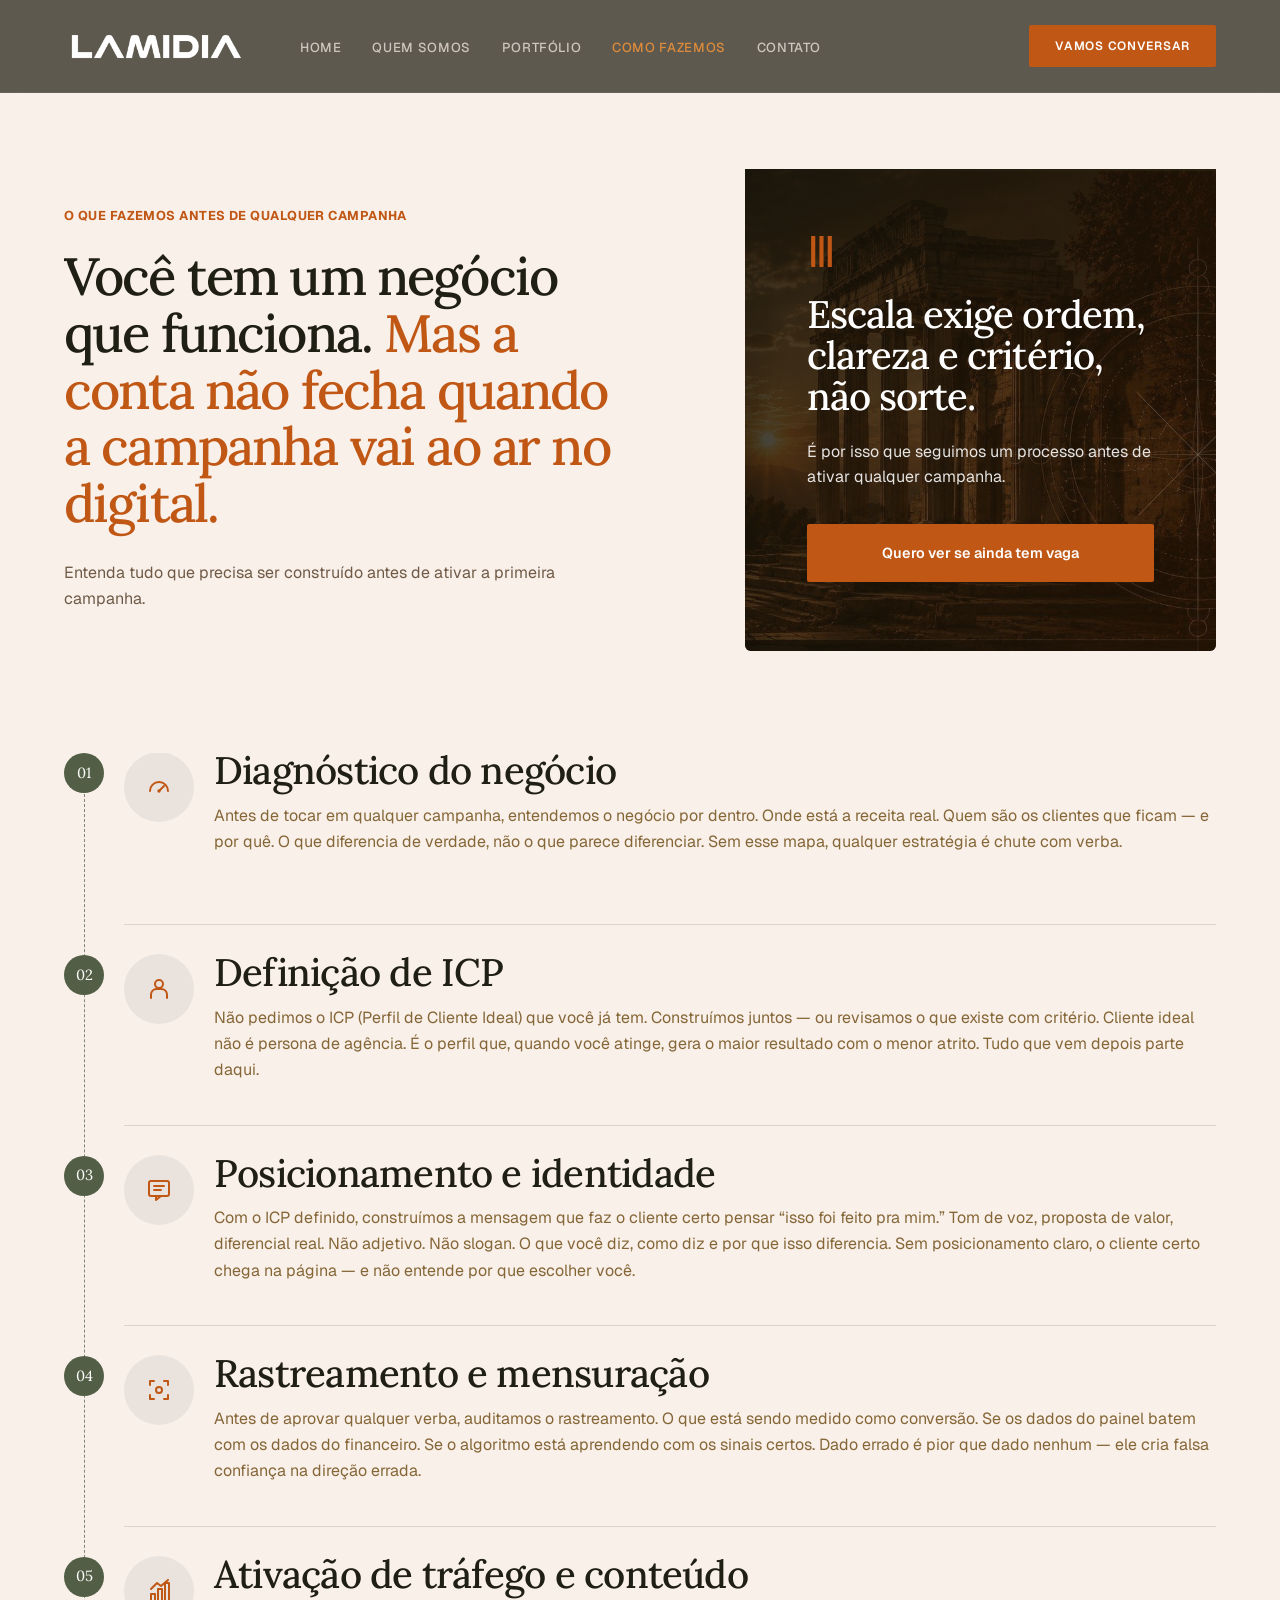
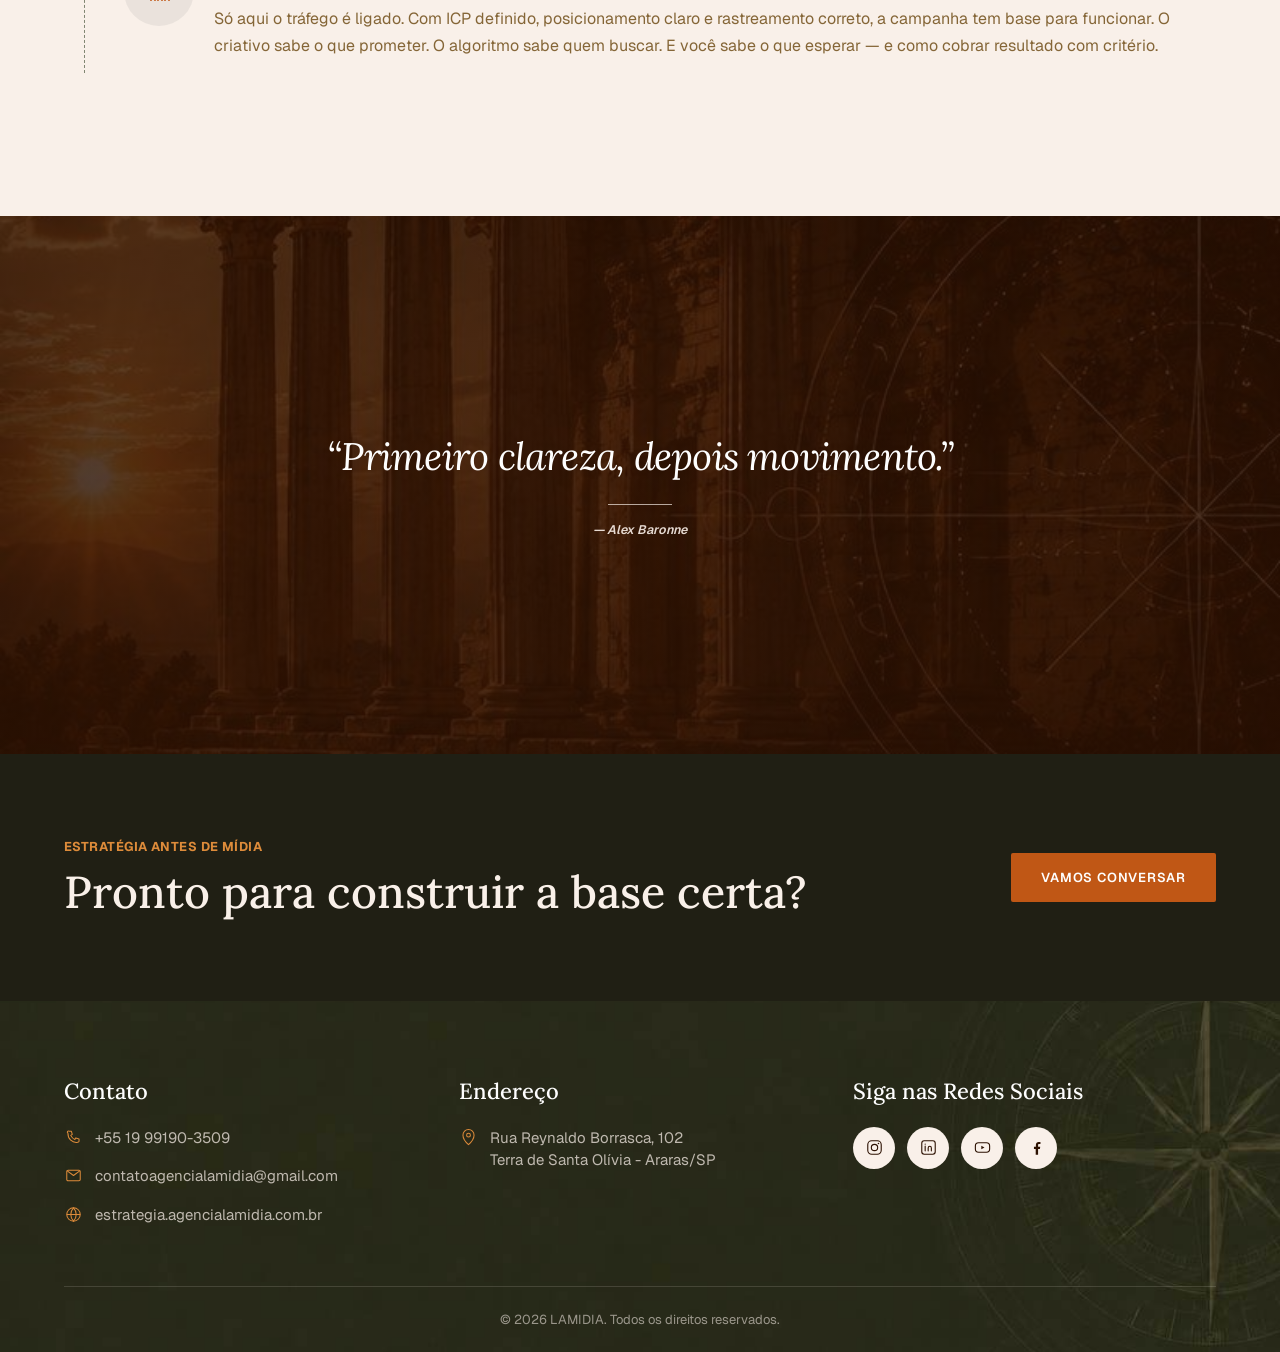
<file: como-fazemos.html>
<!DOCTYPE html>
<html lang="pt-BR">
<head>
<script>(function(w,d,s,l,i){w[l]=w[l]||[];w[l].push({'gtm.start':
new Date().getTime(),event:'gtm.js'});var f=d.getElementsByTagName(s)[0],
j=d.createElement(s),dl=l!='dataLayer'?'&l='+l:'';j.async=true;j.src=
'https://gtm.agencialamidia.com.br/gtm.js?id='+i+dl;f.parentNode.insertBefore(j,f);
})(window,document,'script','dataLayer','GTM-M3S6XFDD');</script>
<meta charset="UTF-8">
<meta name="viewport" content="width=device-width, initial-scale=1.0">
<title>Como Fazemos — LAMIDIA</title>
<meta name="description" content="Conheça o processo estratégico da LAMIDIA antes de ativar qualquer campanha: diagnóstico, ICP, posicionamento, mensuração e ativação.">
<link rel="canonical" href="https://agencialamidia.com.br/como-fazemos.html">
<meta property="og:type" content="website">
<meta property="og:locale" content="pt_BR">
<meta property="og:site_name" content="LAMIDIA">
<meta property="og:title" content="Como Fazemos — LAMIDIA">
<meta property="og:description" content="Escala exige ordem, clareza e critério. Conheça o processo da LAMIDIA antes de qualquer campanha.">
<meta property="og:url" content="https://agencialamidia.com.br/como-fazemos.html">
<meta property="og:image" content="https://agencialamidia.com.br/images/hero-bg.jpg">
<link rel="icon" href="favicon.svg" type="image/svg+xml">

<link rel="preconnect" href="https://fonts.googleapis.com">
<link rel="preconnect" href="https://fonts.gstatic.com" crossorigin>
<link href="https://fonts.googleapis.com/css2?family=Lora:ital,wght@0,400;0,500;0,600;1,400&family=Geist:wght@400;500;600;700&display=swap" rel="stylesheet">

<link rel="stylesheet" href="css/style.css">
</head>
<body class="how-page">
<noscript><iframe src="https://gtm.agencialamidia.com.br/ns.html?id=GTM-M3S6XFDD"
height="0" width="0" style="display:none;visibility:hidden"></iframe></noscript>

<a href="#how-heading" class="skip-link">Pular para o conteúdo</a>

<header class="site-header" id="siteHeader">
  <div class="site-header__inner">
    <a href="index.html" class="logo" aria-label="LAMIDIA — Página inicial">
      <img src="images/logo-lamidia-branco.png" alt="LAMIDIA" class="logo__mark">
    </a>

    <nav class="main-nav" id="mainNav" aria-label="Navegação principal">
      <ul class="main-nav__list">
        <li><a href="index.html" class="main-nav__link">Home</a></li>
        <li><a href="quem-somos.html" class="main-nav__link">Quem Somos</a></li>
        <li><a href="portfolio.html" class="main-nav__link">Portfólio</a></li>
        <li><a href="como-fazemos.html" class="main-nav__link is-active">Como Fazemos</a></li>
        <li><a href="index.html#contato" class="main-nav__link">Contato</a></li>
      </ul>
    </nav>

    <a href="index.html#contato" class="btn btn--primary btn--nav">Vamos Conversar</a>

    <button class="nav-toggle" id="navToggle" aria-label="Abrir menu" aria-expanded="false" aria-controls="mainNav">
      <span></span><span></span><span></span>
    </button>
  </div>
</header>

<main>
  <section class="how-intro" aria-labelledby="how-heading">
    <div class="container how-intro__grid">
      <div class="how-intro__copy">
        <p class="how-kicker">O que fazemos antes de qualquer campanha</p>
        <h1 class="how-intro__title" id="how-heading">
          Você tem um negócio que funciona.
          <span>Mas a conta não fecha quando a campanha vai ao ar no digital.</span>
        </h1>
        <p class="how-intro__lead">Entenda tudo que precisa ser construído antes de ativar a primeira campanha.</p>
      </div>

      <aside class="how-manifesto" style="background-image:url('images/hero-bg.jpg');">
        <div class="how-manifesto__overlay"></div>
        <div class="how-manifesto__content">
          <span class="how-manifesto__index" aria-hidden="true">Ⅲ</span>
          <h2>Escala exige ordem,<br>clareza e critério, não sorte.</h2>
          <p>É por isso que seguimos um processo antes de ativar qualquer campanha.</p>
          <a href="index.html#contato" class="btn btn--primary how-manifesto__cta">Quero ver se ainda tem vaga</a>
        </div>
      </aside>
    </div>
  </section>

  <section class="how-process" aria-label="Nosso processo antes da campanha">
    <div class="container">
      <ol class="how-timeline">
        <li class="how-step">
          <span class="how-step__number">01</span>
          <span class="how-step__icon" aria-hidden="true">
            <svg viewBox="0 0 32 32" fill="none"><path d="M7 20a9 9 0 0 1 18 0" stroke="currentColor" stroke-width="2" stroke-linecap="round"/><path d="m16 20 5-5" stroke="currentColor" stroke-width="2" stroke-linecap="round"/><circle cx="16" cy="20" r="1.7" fill="currentColor"/></svg>
          </span>
          <div class="how-step__content">
            <h2>Diagnóstico do negócio</h2>
            <p>Antes de tocar em qualquer campanha, entendemos o negócio por dentro. Onde está a receita real. Quem são os clientes que ficam — e por quê. O que diferencia de verdade, não o que parece diferenciar. Sem esse mapa, qualquer estratégia é chute com verba.</p>
          </div>
        </li>

        <li class="how-step">
          <span class="how-step__number">02</span>
          <span class="how-step__icon" aria-hidden="true">
            <svg viewBox="0 0 32 32" fill="none"><circle cx="16" cy="11" r="4" stroke="currentColor" stroke-width="2"/><path d="M8 25v-3.5A5.5 5.5 0 0 1 13.5 16h5a5.5 5.5 0 0 1 5.5 5.5V25" stroke="currentColor" stroke-width="2" stroke-linecap="round"/></svg>
          </span>
          <div class="how-step__content">
            <h2>Definição de ICP</h2>
            <p>Não pedimos o ICP (Perfil de Cliente Ideal) que você já tem. Construímos juntos — ou revisamos o que existe com critério. Cliente ideal não é persona de agência. É o perfil que, quando você atinge, gera o maior resultado com o menor atrito. Tudo que vem depois parte daqui.</p>
          </div>
        </li>

        <li class="how-step">
          <span class="how-step__number">03</span>
          <span class="how-step__icon" aria-hidden="true">
            <svg viewBox="0 0 32 32" fill="none"><rect x="6" y="7" width="20" height="15" rx="2" stroke="currentColor" stroke-width="2"/><path d="M11 12h10M11 16h7M13 22v4l5-4" stroke="currentColor" stroke-width="2" stroke-linecap="round" stroke-linejoin="round"/></svg>
          </span>
          <div class="how-step__content">
            <h2>Posicionamento e identidade</h2>
            <p>Com o ICP definido, construímos a mensagem que faz o cliente certo pensar “isso foi feito pra mim.” Tom de voz, proposta de valor, diferencial real. Não adjetivo. Não slogan. O que você diz, como diz e por que isso diferencia. Sem posicionamento claro, o cliente certo chega na página — e não entende por que escolher você.</p>
          </div>
        </li>

        <li class="how-step">
          <span class="how-step__number">04</span>
          <span class="how-step__icon" aria-hidden="true">
            <svg viewBox="0 0 32 32" fill="none"><path d="M11 7H7v4M21 7h4v4M11 25H7v-4M21 25h4v-4" stroke="currentColor" stroke-width="2" stroke-linecap="round" stroke-linejoin="round"/><circle cx="16" cy="16" r="3" stroke="currentColor" stroke-width="2"/></svg>
          </span>
          <div class="how-step__content">
            <h2>Rastreamento e mensuração</h2>
            <p>Antes de aprovar qualquer verba, auditamos o rastreamento. O que está sendo medido como conversão. Se os dados do painel batem com os dados do financeiro. Se o algoritmo está aprendendo com os sinais certos. Dado errado é pior que dado nenhum — ele cria falsa confiança na direção errada.</p>
          </div>
        </li>

        <li class="how-step">
          <span class="how-step__number">05</span>
          <span class="how-step__icon" aria-hidden="true">
            <svg viewBox="0 0 32 32" fill="none"><path d="M8 25V19h4v6M15 25V14h4v11M22 25V8h4v17" stroke="currentColor" stroke-width="2" stroke-linecap="round" stroke-linejoin="round"/><path d="m8 14 6-6 4 3 7-6" stroke="currentColor" stroke-width="2" stroke-linecap="round" stroke-linejoin="round"/></svg>
          </span>
          <div class="how-step__content">
            <h2>Ativação de tráfego e conteúdo</h2>
            <p>Só aqui o tráfego é ligado. Com ICP definido, posicionamento claro e rastreamento correto, a campanha tem base para funcionar. O criativo sabe o que prometer. O algoritmo sabe quem buscar. E você sabe o que esperar — e como cobrar resultado com critério.</p>
          </div>
        </li>
      </ol>
    </div>
  </section>

  <section class="how-quote" id="principio" aria-label="Princípio do nosso processo" style="background-image:url('images/hero-bg.jpg');">
    <div class="how-quote__overlay"></div>
    <blockquote class="how-quote__content">
      <p>“Primeiro clareza, depois movimento.”</p>
      <span aria-hidden="true"></span>
      <cite>— Alex Baronne</cite>
    </blockquote>
  </section>

  <section class="how-cta" aria-labelledby="how-cta-heading">
    <div class="container how-cta__inner">
      <div>
        <p class="how-kicker">Estratégia antes de mídia</p>
        <h2 id="how-cta-heading">Pronto para construir a base certa?</h2>
      </div>
      <a href="index.html#contato" class="btn btn--primary">Vamos conversar</a>
    </div>
  </section>
</main>

<footer class="site-footer" style="background-image:url('images/footer-bg.jpg');">
  <div class="container">
    <div class="site-footer__grid">
      <div class="site-footer__col">
        <h3 class="site-footer__heading">Contato</h3>
        <ul class="site-footer__list">
          <li>
            <svg viewBox="0 0 24 24" fill="none" aria-hidden="true"><path d="M6.5 4h2.7l1.3 4-2 1.3a11 11 0 0 0 5.2 5.2l1.3-2 4 1.3v2.7a1.5 1.5 0 0 1-1.6 1.5C10.6 19.4 4.6 13.4 5 6.6A1.5 1.5 0 0 1 6.5 4z" stroke="currentColor" stroke-width="1.3" stroke-linejoin="round"/></svg>
            <a href="tel:+5519991903509">+55 19 99190-3509</a>
          </li>
          <li>
            <svg viewBox="0 0 24 24" fill="none" aria-hidden="true"><rect x="3.5" y="5.5" width="17" height="13" rx="1.6" stroke="currentColor" stroke-width="1.3"/><path d="M4.5 6.5L12 12l7.5-5.5" stroke="currentColor" stroke-width="1.3" stroke-linecap="round" stroke-linejoin="round"/></svg>
            <a href="mailto:contatoagencialamidia@gmail.com">contatoagencialamidia@gmail.com</a>
          </li>
          <li>
            <svg viewBox="0 0 24 24" fill="none" aria-hidden="true"><circle cx="12" cy="12" r="8.5" stroke="currentColor" stroke-width="1.3"/><path d="M3.5 12h17M12 3.5c2.2 2.3 3.4 5.3 3.4 8.5s-1.2 6.2-3.4 8.5c-2.2-2.3-3.4-5.3-3.4-8.5S9.8 5.8 12 3.5z" stroke="currentColor" stroke-width="1.3"/></svg>
            <a href="https://estrategia.agencialamidia.com.br/">estrategia.agencialamidia.com.br</a>
          </li>
        </ul>
      </div>

      <div class="site-footer__col">
        <h3 class="site-footer__heading">Endereço</h3>
        <ul class="site-footer__list">
          <li>
            <svg viewBox="0 0 24 24" fill="none" aria-hidden="true"><path d="M12 21s7-6.5 7-12a7 7 0 1 0-14 0c0 5.5 7 12 7 12z" stroke="currentColor" stroke-width="1.3" stroke-linejoin="round"/><circle cx="12" cy="9" r="2.4" stroke="currentColor" stroke-width="1.3"/></svg>
            <span>Rua Reynaldo Borrasca, 102<br>Terra de Santa Olívia - Araras/SP</span>
          </li>
        </ul>
      </div>

      <div class="site-footer__col">
        <h3 class="site-footer__heading">Siga nas Redes Sociais</h3>
        <div class="site-footer__social">
          <a href="https://www.instagram.com/agencialamidia/" class="site-footer__social-icon" aria-label="Instagram da LAMIDIA" target="_blank" rel="noopener noreferrer">
            <svg viewBox="0 0 24 24" fill="none"><rect x="3.5" y="3.5" width="17" height="17" rx="5" stroke="currentColor" stroke-width="1.4"/><circle cx="12" cy="12" r="4" stroke="currentColor" stroke-width="1.4"/><circle cx="17" cy="7" r="1" fill="currentColor"/></svg>
          </a>
          <a href="https://www.linkedin.com/company/agencialamidia/" class="site-footer__social-icon" aria-label="LinkedIn da LAMIDIA" target="_blank" rel="noopener noreferrer">
            <svg viewBox="0 0 24 24" fill="none"><rect x="3.5" y="3.5" width="17" height="17" rx="3" stroke="currentColor" stroke-width="1.4"/><path d="M7.8 10.2v6M7.8 7.8v.01M11.6 16.2v-3.6c0-1.2.8-2.2 2.1-2.2 1.2 0 1.9 1 1.9 2.2v3.6" stroke="currentColor" stroke-width="1.4" stroke-linecap="round" stroke-linejoin="round"/></svg>
          </a>
          <a href="https://www.youtube.com/@agencialamidia" class="site-footer__social-icon" aria-label="YouTube da LAMIDIA" target="_blank" rel="noopener noreferrer">
            <svg viewBox="0 0 24 24" fill="none"><rect x="3" y="6" width="18" height="12" rx="4" stroke="currentColor" stroke-width="1.4"/><path d="M10.5 9.7v4.6l4-2.3-4-2.3z" fill="currentColor"/></svg>
          </a>
          <a href="https://www.facebook.com/AgenciaLamidiaOnline/" class="site-footer__social-icon" aria-label="Facebook da LAMIDIA" target="_blank" rel="noopener noreferrer">
            <svg viewBox="0 0 24 24" fill="none"><path d="M14 21v-7h2.3l.4-3H14V9.2c0-.9.2-1.5 1.5-1.5H17V5.1C16.7 5 15.8 5 14.8 5c-2.1 0-3.6 1.3-3.6 3.7V11H8.8v3H11v7h3z" fill="currentColor"/></svg>
          </a>
        </div>
      </div>
    </div>

    <div class="site-footer__bottom">
      <p>© 2026 LAMIDIA. Todos os direitos reservados.</p>
    </div>
  </div>
</footer>

<script src="js/script.js"></script>
</body>
</html>
</file>
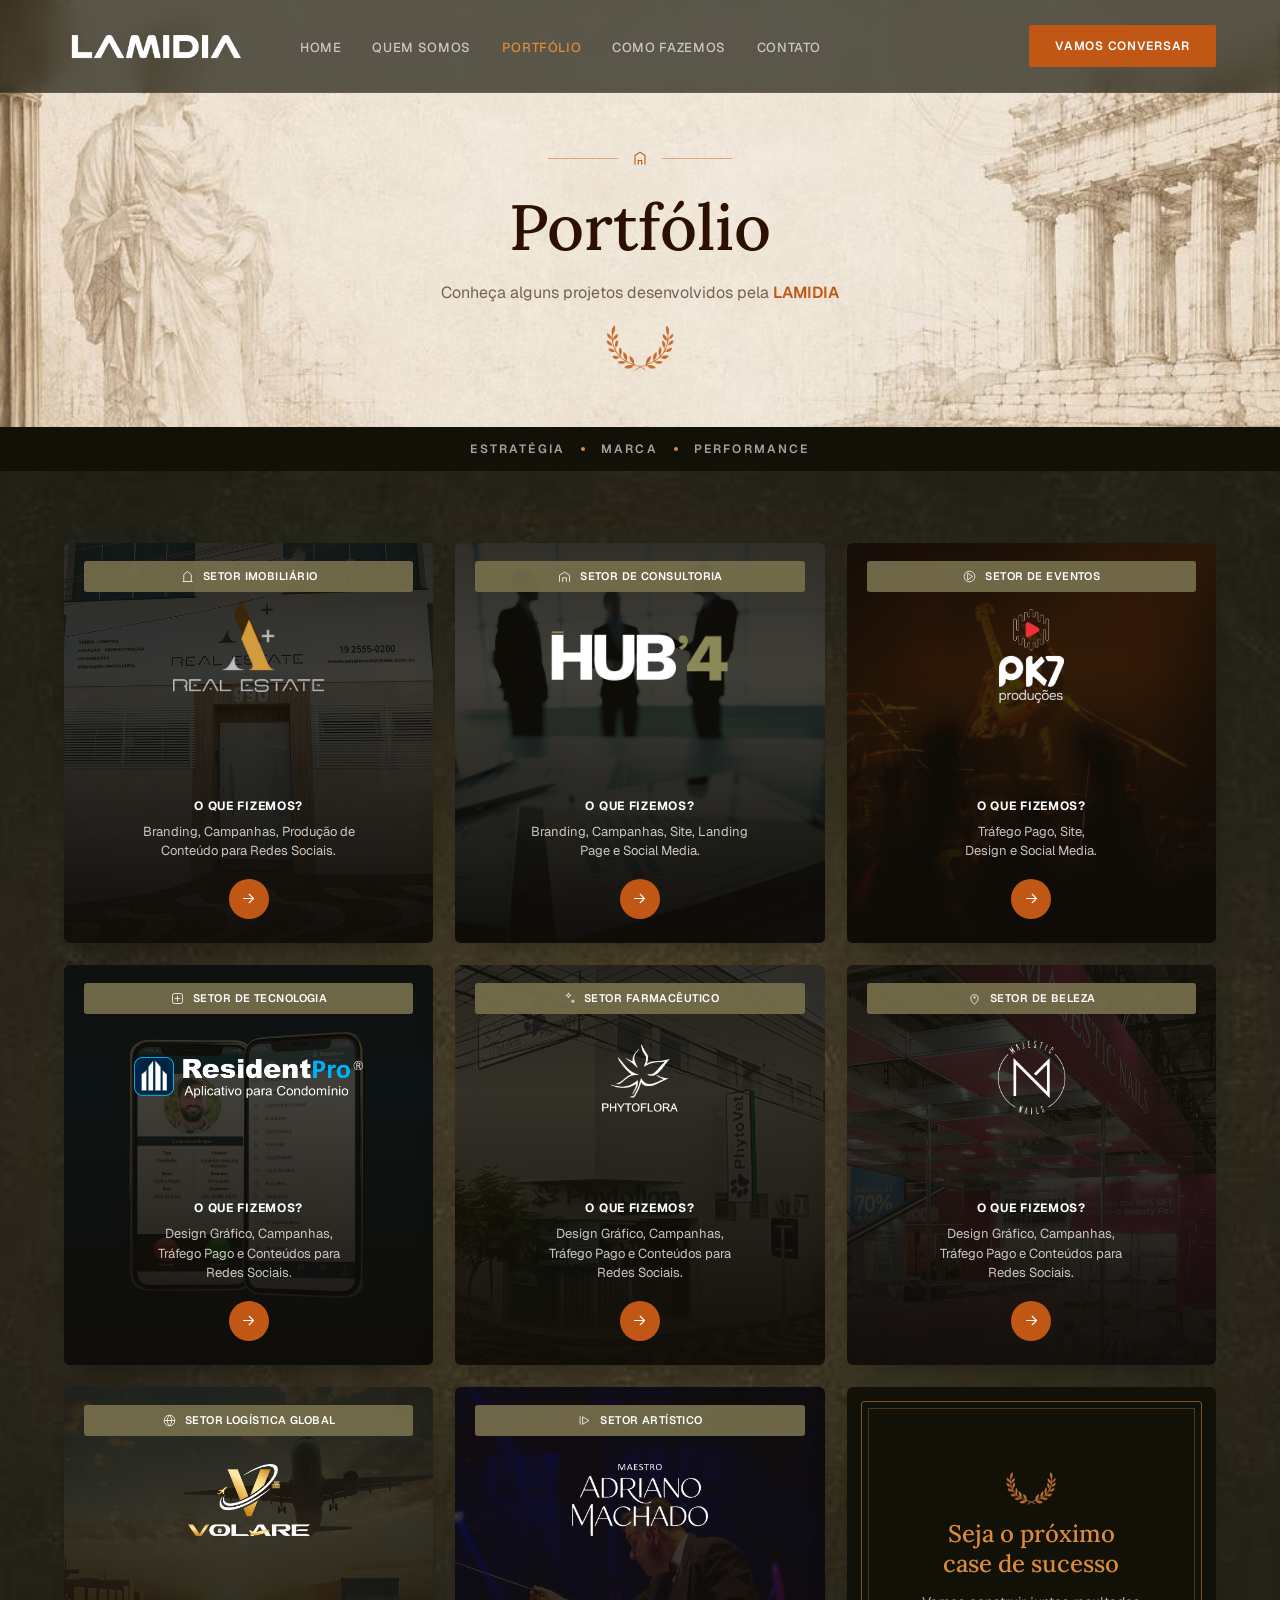
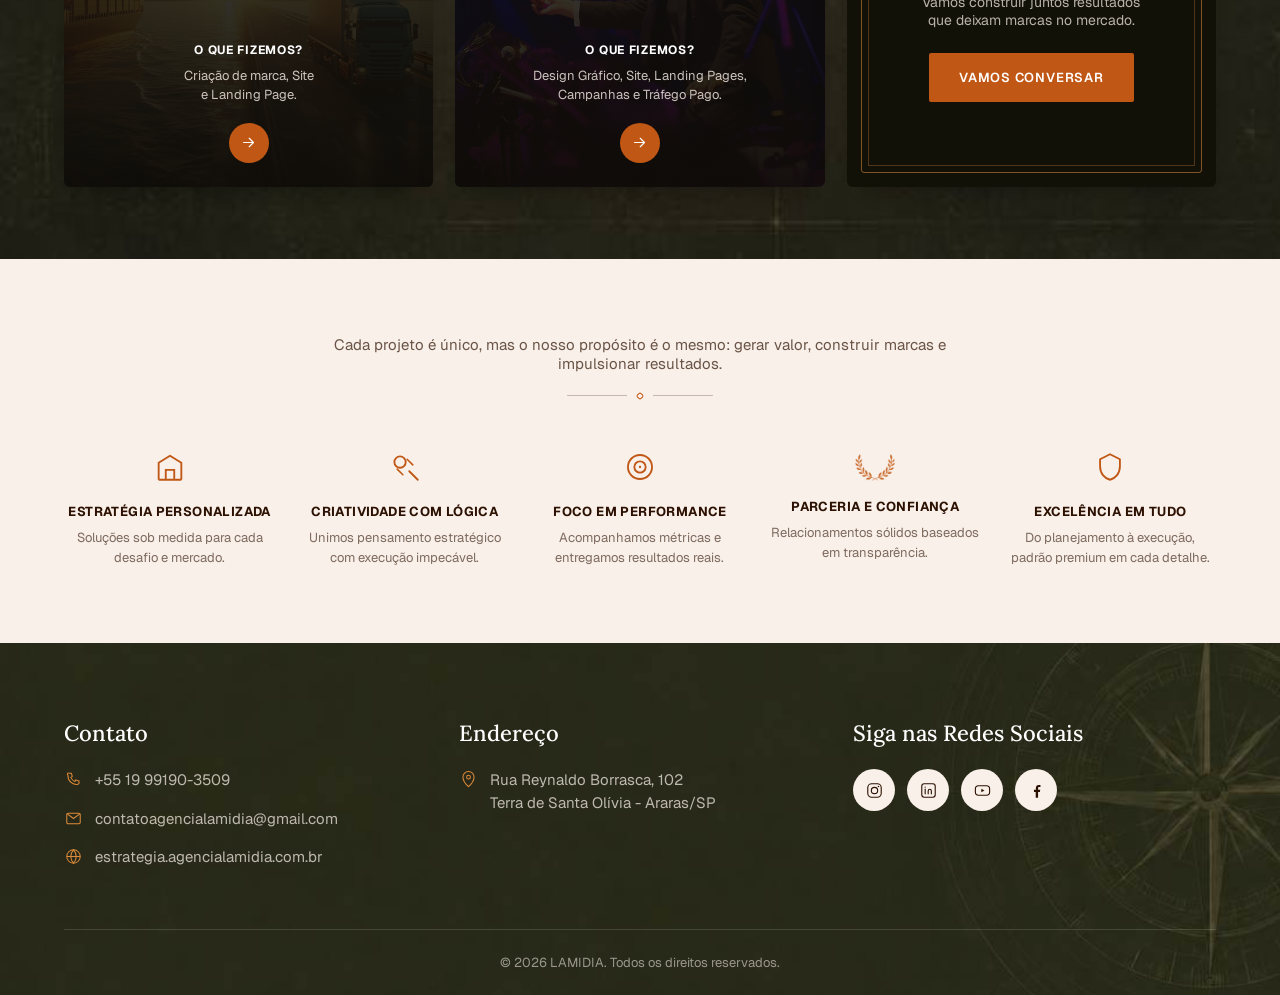
<file: portfolio.html>
<!DOCTYPE html>
<html lang="pt-BR">
<head>
<script>(function(w,d,s,l,i){w[l]=w[l]||[];w[l].push({'gtm.start':
new Date().getTime(),event:'gtm.js'});var f=d.getElementsByTagName(s)[0],
j=d.createElement(s),dl=l!='dataLayer'?'&l='+l:'';j.async=true;j.src=
'https://gtm.agencialamidia.com.br/gtm.js?id='+i+dl;f.parentNode.insertBefore(j,f);
})(window,document,'script','dataLayer','GTM-M3S6XFDD');</script>
<meta charset="UTF-8">
<meta name="viewport" content="width=device-width, initial-scale=1.0">
<title>Portfólio — LAMIDIA</title>
<meta name="description" content="Conheça alguns dos projetos desenvolvidos pela LAMIDIA: branding, tráfego pago, sites e campanhas para marcas que confiam no nosso método.">
<link rel="canonical" href="https://agencialamidia.com.br/portfolio.html">
<meta property="og:type" content="website">
<meta property="og:locale" content="pt_BR">
<meta property="og:site_name" content="LAMIDIA">
<meta property="og:title" content="Portfólio — LAMIDIA">
<meta property="og:description" content="Conheça projetos de branding, sites, campanhas e performance desenvolvidos pela LAMIDIA.">
<meta property="og:url" content="https://agencialamidia.com.br/portfolio.html">
<meta property="og:image" content="https://agencialamidia.com.br/images/portfolio-banner-bg.jpg">
<link rel="icon" href="favicon.svg" type="image/svg+xml">

<link rel="preconnect" href="https://fonts.googleapis.com">
<link rel="preconnect" href="https://fonts.gstatic.com" crossorigin>
<link href="https://fonts.googleapis.com/css2?family=Lora:ital,wght@0,400;0,500;0,600;1,400&family=Geist:wght@400;500;600;700&display=swap" rel="stylesheet">

<link rel="stylesheet" href="css/style.css">
</head>
<body>
<noscript><iframe src="https://gtm.agencialamidia.com.br/ns.html?id=GTM-M3S6XFDD"
height="0" width="0" style="display:none;visibility:hidden"></iframe></noscript>

<a href="#portfolio-heading" class="skip-link">Pular para o conteúdo</a>

<header class="site-header" id="siteHeader">
  <div class="site-header__inner">

    <a href="index.html" class="logo" aria-label="LAMIDIA — Página inicial">
      <img src="images/logo-lamidia-branco.png" alt="LAMIDIA" class="logo__mark">
    </a>

    <nav class="main-nav" id="mainNav" aria-label="Navegação principal">
      <ul class="main-nav__list">
        <li><a href="index.html" class="main-nav__link">Home</a></li>
        <li><a href="quem-somos.html" class="main-nav__link">Quem Somos</a></li>
        <li><a href="portfolio.html" class="main-nav__link is-active">Portfólio</a></li>
        <li><a href="como-fazemos.html" class="main-nav__link">Como Fazemos</a></li>
        <li><a href="index.html#contato" class="main-nav__link">Contato</a></li>
      </ul>
    </nav>

    <a href="index.html#contato" class="btn btn--primary btn--nav">Vamos Conversar</a>

    <button class="nav-toggle" id="navToggle" aria-label="Abrir menu" aria-expanded="false" aria-controls="mainNav">
      <span></span><span></span><span></span>
    </button>

  </div>
</header>

<main>

  <!-- ============ Page banner ============ -->
  <section class="pf-banner" style="background-image:url('images/portfolio-banner-cream-bg.jpg');">
    <div class="container pf-banner__content">
      <div class="pf-banner__divider" aria-hidden="true">
        <span></span>
        <svg viewBox="0 0 24 24" fill="none"><path d="M6 20V9l6-4 6 4v11" stroke="currentColor" stroke-width="1.3" stroke-linejoin="round"/><path d="M10 20v-5h4v5" stroke="currentColor" stroke-width="1.3"/></svg>
        <span></span>
      </div>
      <h1 class="pf-banner__title" id="portfolio-heading">Portfólio</h1>
      <p class="pf-banner__subtitle">Conheça alguns projetos desenvolvidos pela <strong>LAMIDIA</strong></p>
      <img src="images/laurel-icon.png" alt="" class="pf-banner__laurel" aria-hidden="true">
    </div>
  </section>

  <!-- ============ Tagline strip ============ -->
  <div class="pf-strip">
    <span>Estratégia</span><i></i><span>Marca</span><i></i><span>Performance</span>
  </div>

  <!-- ============ Grid de projetos ============ -->
  <section class="pf-grid-section" style="background-image:url('images/portfolio-grid-bg.jpg');">
    <div class="container">
      <div class="pf-grid">

        <article class="pf-card">
          <div class="pf-card__photo" style="background-image:url('images/pf-photo-realestate.jpg');"></div>
          <div class="pf-card__overlay"></div>
          <div class="pf-card__content">
            <span class="pf-card__tag">
              <svg viewBox="0 0 24 24" fill="none" aria-hidden="true"><path d="M4 20h16M6 20V9l6-5 6 5v11" stroke="currentColor" stroke-width="1.3" stroke-linejoin="round"/></svg>
              Setor Imobiliário
            </span>
            <div class="pf-card__logo-box"><img src="images/logo-realestate.png" alt="A+ Real Estate" class="pf-card__logo"></div>
            <div class="pf-card__body">
              <h3 class="pf-card__q">O que fizemos?</h3>
              <p>Branding, Campanhas, Produção de Conteúdo para Redes Sociais.</p>
              <a href="case-real-estate.html" class="pf-card__cta" aria-label="Ver case completo A+ Real Estate">
                <svg viewBox="0 0 24 24" fill="none"><path d="M5 12h14M13 6l6 6-6 6" stroke="currentColor" stroke-width="1.6" stroke-linecap="round" stroke-linejoin="round"/></svg>
              </a>
            </div>
          </div>
        </article>

        <article class="pf-card">
          <div class="pf-card__photo" style="background-image:url('images/pf-photo-hub4.jpg');"></div>
          <div class="pf-card__overlay"></div>
          <div class="pf-card__content">
            <span class="pf-card__tag">
              <svg viewBox="0 0 24 24" fill="none" aria-hidden="true"><path d="M4 20V10l8-5 8 5v10" stroke="currentColor" stroke-width="1.3" stroke-linecap="round" stroke-linejoin="round"/><path d="M9 20v-6h6v6" stroke="currentColor" stroke-width="1.3" stroke-linecap="round" stroke-linejoin="round"/></svg>
              Setor de Consultoria
            </span>
            <div class="pf-card__logo-box"><img src="images/logo-hub4-b.png" alt="HUB4 Empresarial" class="pf-card__logo pf-card__logo--80"></div>
            <div class="pf-card__body">
              <h3 class="pf-card__q">O que fizemos?</h3>
              <p>Branding, Campanhas, Site, Landing Page e Social Media.</p>
              <a href="case-hub4.html" class="pf-card__cta" aria-label="Ver case completo HUB4 Empresarial">
                <svg viewBox="0 0 24 24" fill="none"><path d="M5 12h14M13 6l6 6-6 6" stroke="currentColor" stroke-width="1.6" stroke-linecap="round" stroke-linejoin="round"/></svg>
              </a>
            </div>
          </div>
        </article>

        <article class="pf-card">
          <div class="pf-card__photo" style="background-image:url('images/pf-photo-pk7.jpg');"></div>
          <div class="pf-card__overlay"></div>
          <div class="pf-card__content">
            <span class="pf-card__tag">
              <svg viewBox="0 0 24 24" fill="none" aria-hidden="true"><path d="M9 6.5v11l8-5.5-8-5.5z" stroke="currentColor" stroke-width="1.3" stroke-linejoin="round"/><circle cx="12" cy="12" r="8.5" stroke="currentColor" stroke-width="1.3"/></svg>
              Setor de Eventos
            </span>
            <div class="pf-card__logo-box"><img src="images/logo-pk7.png" alt="PK7 Produções" class="pf-card__logo pf-card__logo--130"></div>
            <div class="pf-card__body">
              <h3 class="pf-card__q">O que fizemos?</h3>
              <p>Tráfego Pago, Site,<br>Design e Social Media.</p>
              <a href="case-pk7-producoes.html" class="pf-card__cta" aria-label="Ver case completo PK7 Produções">
                <svg viewBox="0 0 24 24" fill="none"><path d="M5 12h14M13 6l6 6-6 6" stroke="currentColor" stroke-width="1.6" stroke-linecap="round" stroke-linejoin="round"/></svg>
              </a>
            </div>
          </div>
        </article>

        <article class="pf-card">
          <div class="pf-card__photo" style="background-image:url('images/pf-photo-residentpro.jpg');"></div>
          <div class="pf-card__overlay"></div>
          <div class="pf-card__content">
            <span class="pf-card__tag">
              <svg viewBox="0 0 24 24" fill="none" aria-hidden="true"><rect x="4" y="4" width="16" height="16" rx="3" stroke="currentColor" stroke-width="1.3"/><path d="M8 12h8M12 8v8" stroke="currentColor" stroke-width="1.3" stroke-linecap="round"/></svg>
              Setor de Tecnologia
            </span>
            <div class="pf-card__logo-box"><img src="images/logo-residentpro.png" alt="ResidentPro" class="pf-card__logo pf-card__logo--57"></div>
            <div class="pf-card__body">
              <h3 class="pf-card__q">O que fizemos?</h3>
              <p>Design Gráfico, Campanhas,<br>Tráfego Pago e Conteúdos para<br>Redes Sociais.</p>
              <a href="resident-pro.html" class="pf-card__cta" aria-label="Ver case completo ResidentPRO">
                <svg viewBox="0 0 24 24" fill="none"><path d="M5 12h14M13 6l6 6-6 6" stroke="currentColor" stroke-width="1.6" stroke-linecap="round" stroke-linejoin="round"/></svg>
              </a>
            </div>
          </div>
        </article>

        <article class="pf-card">
          <div class="pf-card__photo" style="background-image:url('images/pf-photo-phytoflora.jpg');"></div>
          <div class="pf-card__overlay"></div>
          <div class="pf-card__content">
            <span class="pf-card__tag">
              <svg viewBox="0 0 24 24" fill="none" aria-hidden="true"><path d="M12 3l1 3 3 1-3 1-1 3-1-3-3-1 3-1 1-3zM19 14l.6 1.8L21.5 16.5l-1.9.7L19 19l-.6-1.8-1.9-.7 1.9-.7.6-1.8z" stroke="currentColor" stroke-width="1.1" stroke-linejoin="round"/></svg>
              Setor Farmacêutico
            </span>
            <div class="pf-card__logo-box"><img src="images/logo-phytoflora.png" alt="Phytoflora" class="pf-card__logo pf-card__logo--161"></div>
            <div class="pf-card__body">
              <h3 class="pf-card__q">O que fizemos?</h3>
              <p>Design Gráfico, Campanhas,<br>Tráfego Pago e Conteúdos para<br>Redes Sociais.</p>
              <a href="Phytoflora-farma.html" class="pf-card__cta" aria-label="Ver case completo Phytoflora Farma">
                <svg viewBox="0 0 24 24" fill="none"><path d="M5 12h14M13 6l6 6-6 6" stroke="currentColor" stroke-width="1.6" stroke-linecap="round" stroke-linejoin="round"/></svg>
              </a>
            </div>
          </div>
        </article>

        <article class="pf-card">
          <div class="pf-card__photo" style="background-image:url('images/pf-photo-majestic.jpg');"></div>
          <div class="pf-card__overlay"></div>
          <div class="pf-card__content">
            <span class="pf-card__tag">
              <svg viewBox="0 0 24 24" fill="none" aria-hidden="true"><path d="M12 21s-6-4-6-9.5C6 7.9 8.5 6 12 6s6 1.9 6 5.5C18 17 12 21 12 21z" stroke="currentColor" stroke-width="1.3" stroke-linejoin="round"/><circle cx="12" cy="10.5" r="1.6" fill="currentColor"/></svg>
              Setor de Beleza
            </span>
            <div class="pf-card__logo-box"><img src="images/logo-majestic.png" alt="Majestic Nails" class="pf-card__logo pf-card__logo--110"></div>
            <div class="pf-card__body">
              <h3 class="pf-card__q">O que fizemos?</h3>
              <p>Design Gráfico, Campanhas,<br>Tráfego Pago e Conteúdos para<br>Redes Sociais.</p>
              <a href="magestic-nails.html" class="pf-card__cta" aria-label="Ver case completo Majestic Nails">
                <svg viewBox="0 0 24 24" fill="none"><path d="M5 12h14M13 6l6 6-6 6" stroke="currentColor" stroke-width="1.6" stroke-linecap="round" stroke-linejoin="round"/></svg>
              </a>
            </div>
          </div>
        </article>

        <article class="pf-card">
          <div class="pf-card__photo" style="background-image:url('images/pf-photo-volare.jpg');"></div>
          <div class="pf-card__overlay"></div>
          <div class="pf-card__content">
            <span class="pf-card__tag">
              <svg viewBox="0 0 24 24" fill="none" aria-hidden="true"><circle cx="12" cy="12" r="8.5" stroke="currentColor" stroke-width="1.3"/><path d="M3.5 12h17M12 3.5c2.2 2.3 3.4 5.3 3.4 8.5s-1.2 6.2-3.4 8.5c-2.2-2.3-3.4-5.3-3.4-8.5S9.8 5.8 12 3.5z" stroke="currentColor" stroke-width="1.3"/></svg>
              Setor Logística Global
            </span>
            <div class="pf-card__logo-box"><img src="images/logo-volare-b.png" alt="Volare Logística" class="pf-card__logo"></div>
            <div class="pf-card__body">
              <h3 class="pf-card__q">O que fizemos?</h3>
              <p>Criação de marca, Site<br>e Landing Page.</p>
              <a href="volare-logistica.html" class="pf-card__cta" aria-label="Ver case completo Volare Logística">
                <svg viewBox="0 0 24 24" fill="none"><path d="M5 12h14M13 6l6 6-6 6" stroke="currentColor" stroke-width="1.6" stroke-linecap="round" stroke-linejoin="round"/></svg>
              </a>
            </div>
          </div>
        </article>

        <article class="pf-card">
          <div class="pf-card__photo" style="background-image:url('images/pf-photo-adriano.jpg');"></div>
          <div class="pf-card__overlay"></div>
          <div class="pf-card__content">
            <span class="pf-card__tag">
              <svg viewBox="0 0 24 24" fill="none" aria-hidden="true"><path d="M9 18V6l10 6-10 6z" stroke="currentColor" stroke-width="1.3" stroke-linejoin="round"/><path d="M5 6v12" stroke="currentColor" stroke-width="1.3" stroke-linecap="round"/></svg>
              Setor Artístico
            </span>
            <div class="pf-card__logo-box"><img src="images/logo-adriano.png" alt="Maestro Adriano Machado" class="pf-card__logo"></div>
            <div class="pf-card__body">
              <h3 class="pf-card__q">O que fizemos?</h3>
              <p>Design Gráfico, Site, Landing Pages, Campanhas e Tráfego Pago.</p>
              <a href="maestro-adriano-machado.html" class="pf-card__cta" aria-label="Ver case completo Maestro Adriano Machado">
                <svg viewBox="0 0 24 24" fill="none"><path d="M5 12h14M13 6l6 6-6 6" stroke="currentColor" stroke-width="1.6" stroke-linecap="round" stroke-linejoin="round"/></svg>
              </a>
            </div>
          </div>
        </article>

        <article class="pf-card pf-card--cta">
          <div class="pf-card__frame" aria-hidden="true"></div>
          <div class="pf-card__content pf-card__content--cta">
            <img src="images/laurel-icon.png" alt="" class="pf-card__cta-laurel" aria-hidden="true">
            <h3>Seja o próximo<br>case de sucesso</h3>
            <p>Vamos construir juntos resultados que deixam marcas no mercado.</p>
            <a href="index.html#contato" class="btn btn--primary">Vamos Conversar</a>
          </div>
        </article>

      </div>
    </div>
  </section>

  <!-- ============ Diferenciais ============ -->
  <section class="pf-diff">
    <div class="container">
      <p class="pf-diff__lead">Cada projeto é único, mas o nosso propósito é o mesmo: gerar valor, construir marcas e impulsionar resultados.</p>
      <div class="pf-diff__divider" aria-hidden="true"><span></span><i></i><span></span></div>

      <div class="pf-diff__grid">
        <div class="pf-diff__item">
          <svg viewBox="0 0 24 24" fill="none" aria-hidden="true"><path d="M4 21V9l8-5 8 5v12" stroke="currentColor" stroke-width="1.3" stroke-linejoin="round"/><path d="M4 21h16M9 21v-7h6v7" stroke="currentColor" stroke-width="1.3"/></svg>
          <h4>Estratégia Personalizada</h4>
          <p>Soluções sob medida para cada desafio e mercado.</p>
        </div>
        <div class="pf-diff__item">
          <svg viewBox="0 0 24 24" fill="none" aria-hidden="true"><circle cx="8.5" cy="8.5" r="4" stroke="currentColor" stroke-width="1.3"/><path d="M15 15l6 6" stroke="currentColor" stroke-width="1.3" stroke-linecap="round"/><path d="M13.5 6.5l4 4M6.5 13.5l4 4" stroke="currentColor" stroke-width="1.1" stroke-linecap="round"/></svg>
          <h4>Criatividade com Lógica</h4>
          <p>Unimos pensamento estratégico com execução impecável.</p>
        </div>
        <div class="pf-diff__item">
          <svg viewBox="0 0 24 24" fill="none" aria-hidden="true"><circle cx="12" cy="12" r="8.5" stroke="currentColor" stroke-width="1.3"/><circle cx="12" cy="12" r="4" stroke="currentColor" stroke-width="1.3"/><circle cx="12" cy="12" r="0.8" fill="currentColor"/></svg>
          <h4>Foco em Performance</h4>
          <p>Acompanhamos métricas e entregamos resultados reais.</p>
        </div>
        <div class="pf-diff__item">
          <div class="pf-diff__icon-box"><img src="images/laurel-icon.png" alt="" class="pf-diff__laurel"></div>
          <h4>Parceria e Confiança</h4>
          <p>Relacionamentos sólidos baseados em transparência.</p>
        </div>
        <div class="pf-diff__item">
          <svg viewBox="0 0 24 24" fill="none" aria-hidden="true"><path d="M12 3l7 3.5v5c0 5-3 8.5-7 9.5-4-1-7-4.5-7-9.5v-5L12 3z" stroke="currentColor" stroke-width="1.3" stroke-linejoin="round"/></svg>
          <h4>Excelência em Tudo</h4>
          <p>Do planejamento à execução, padrão premium em cada detalhe.</p>
        </div>
      </div>
    </div>
  </section>

</main>

<footer class="site-footer" style="background-image:url('images/footer-bg.jpg');">
  <div class="container">
    <div class="site-footer__grid">

      <div class="site-footer__col">
        <h3 class="site-footer__heading">Contato</h3>
        <ul class="site-footer__list">
          <li>
            <svg viewBox="0 0 24 24" fill="none" aria-hidden="true"><path d="M6.5 4h2.7l1.3 4-2 1.3a11 11 0 0 0 5.2 5.2l1.3-2 4 1.3v2.7a1.5 1.5 0 0 1-1.6 1.5C10.6 19.4 4.6 13.4 5 6.6A1.5 1.5 0 0 1 6.5 4z" stroke="currentColor" stroke-width="1.3" stroke-linejoin="round"/></svg>
            <a href="tel:+5519991903509">+55 19 99190-3509</a>
          </li>
          <li>
            <svg viewBox="0 0 24 24" fill="none" aria-hidden="true"><rect x="3.5" y="5.5" width="17" height="13" rx="1.6" stroke="currentColor" stroke-width="1.3"/><path d="M4.5 6.5L12 12l7.5-5.5" stroke="currentColor" stroke-width="1.3" stroke-linecap="round" stroke-linejoin="round"/></svg>
            <a href="mailto:contatoagencialamidia@gmail.com">contatoagencialamidia@gmail.com</a>
          </li>
          <li>
            <svg viewBox="0 0 24 24" fill="none" aria-hidden="true"><circle cx="12" cy="12" r="8.5" stroke="currentColor" stroke-width="1.3"/><path d="M3.5 12h17M12 3.5c2.2 2.3 3.4 5.3 3.4 8.5s-1.2 6.2-3.4 8.5c-2.2-2.3-3.4-5.3-3.4-8.5S9.8 5.8 12 3.5z" stroke="currentColor" stroke-width="1.3"/></svg>
            <a href="https://estrategia.agencialamidia.com.br/">estrategia.agencialamidia.com.br</a>
          </li>
        </ul>
      </div>

      <div class="site-footer__col">
        <h3 class="site-footer__heading">Endereço</h3>
        <ul class="site-footer__list">
          <li>
            <svg viewBox="0 0 24 24" fill="none" aria-hidden="true"><path d="M12 21s7-6.5 7-12a7 7 0 1 0-14 0c0 5.5 7 12 7 12z" stroke="currentColor" stroke-width="1.3" stroke-linejoin="round"/><circle cx="12" cy="9" r="2.4" stroke="currentColor" stroke-width="1.3"/></svg>
            <span>Rua Reynaldo Borrasca, 102<br>Terra de Santa Olívia - Araras/SP</span>
          </li>
        </ul>
      </div>

      <div class="site-footer__col">
        <h3 class="site-footer__heading">Siga nas Redes Sociais</h3>
        <div class="site-footer__social">
          <a href="https://www.instagram.com/agencialamidia/" class="site-footer__social-icon" aria-label="Instagram da LAMIDIA" target="_blank" rel="noopener noreferrer">
            <svg viewBox="0 0 24 24" fill="none"><rect x="3.5" y="3.5" width="17" height="17" rx="5" stroke="currentColor" stroke-width="1.4"/><circle cx="12" cy="12" r="4" stroke="currentColor" stroke-width="1.4"/><circle cx="17" cy="7" r="1" fill="currentColor"/></svg>
          </a>
          <a href="https://www.linkedin.com/company/agencialamidia/" class="site-footer__social-icon" aria-label="LinkedIn da LAMIDIA" target="_blank" rel="noopener noreferrer">
            <svg viewBox="0 0 24 24" fill="none"><rect x="3.5" y="3.5" width="17" height="17" rx="3" stroke="currentColor" stroke-width="1.4"/><path d="M7.8 10.2v6M7.8 7.8v.01M11.6 16.2v-3.6c0-1.2.8-2.2 2.1-2.2 1.2 0 1.9 1 1.9 2.2v3.6" stroke="currentColor" stroke-width="1.4" stroke-linecap="round" stroke-linejoin="round"/></svg>
          </a>
          <a href="https://www.youtube.com/@agencialamidia" class="site-footer__social-icon" aria-label="YouTube da LAMIDIA" target="_blank" rel="noopener noreferrer">
            <svg viewBox="0 0 24 24" fill="none"><rect x="3" y="6" width="18" height="12" rx="4" stroke="currentColor" stroke-width="1.4"/><path d="M10.5 9.7v4.6l4-2.3-4-2.3z" fill="currentColor"/></svg>
          </a>
          <a href="https://www.facebook.com/AgenciaLamidiaOnline/" class="site-footer__social-icon" aria-label="Facebook da LAMIDIA" target="_blank" rel="noopener noreferrer">
            <svg viewBox="0 0 24 24" fill="none"><path d="M14 21v-7h2.3l.4-3H14V9.2c0-.9.2-1.5 1.5-1.5H17V5.1C16.7 5 15.8 5 14.8 5c-2.1 0-3.6 1.3-3.6 3.7V11H8.8v3H11v7h3z" fill="currentColor"/></svg>
          </a>
        </div>
      </div>

    </div>

    <div class="site-footer__bottom">
      <p>© 2026 LAMIDIA. Todos os direitos reservados.</p>
    </div>
  </div>
</footer>

<script src="js/script.js"></script>
</body>
</html>
</file>
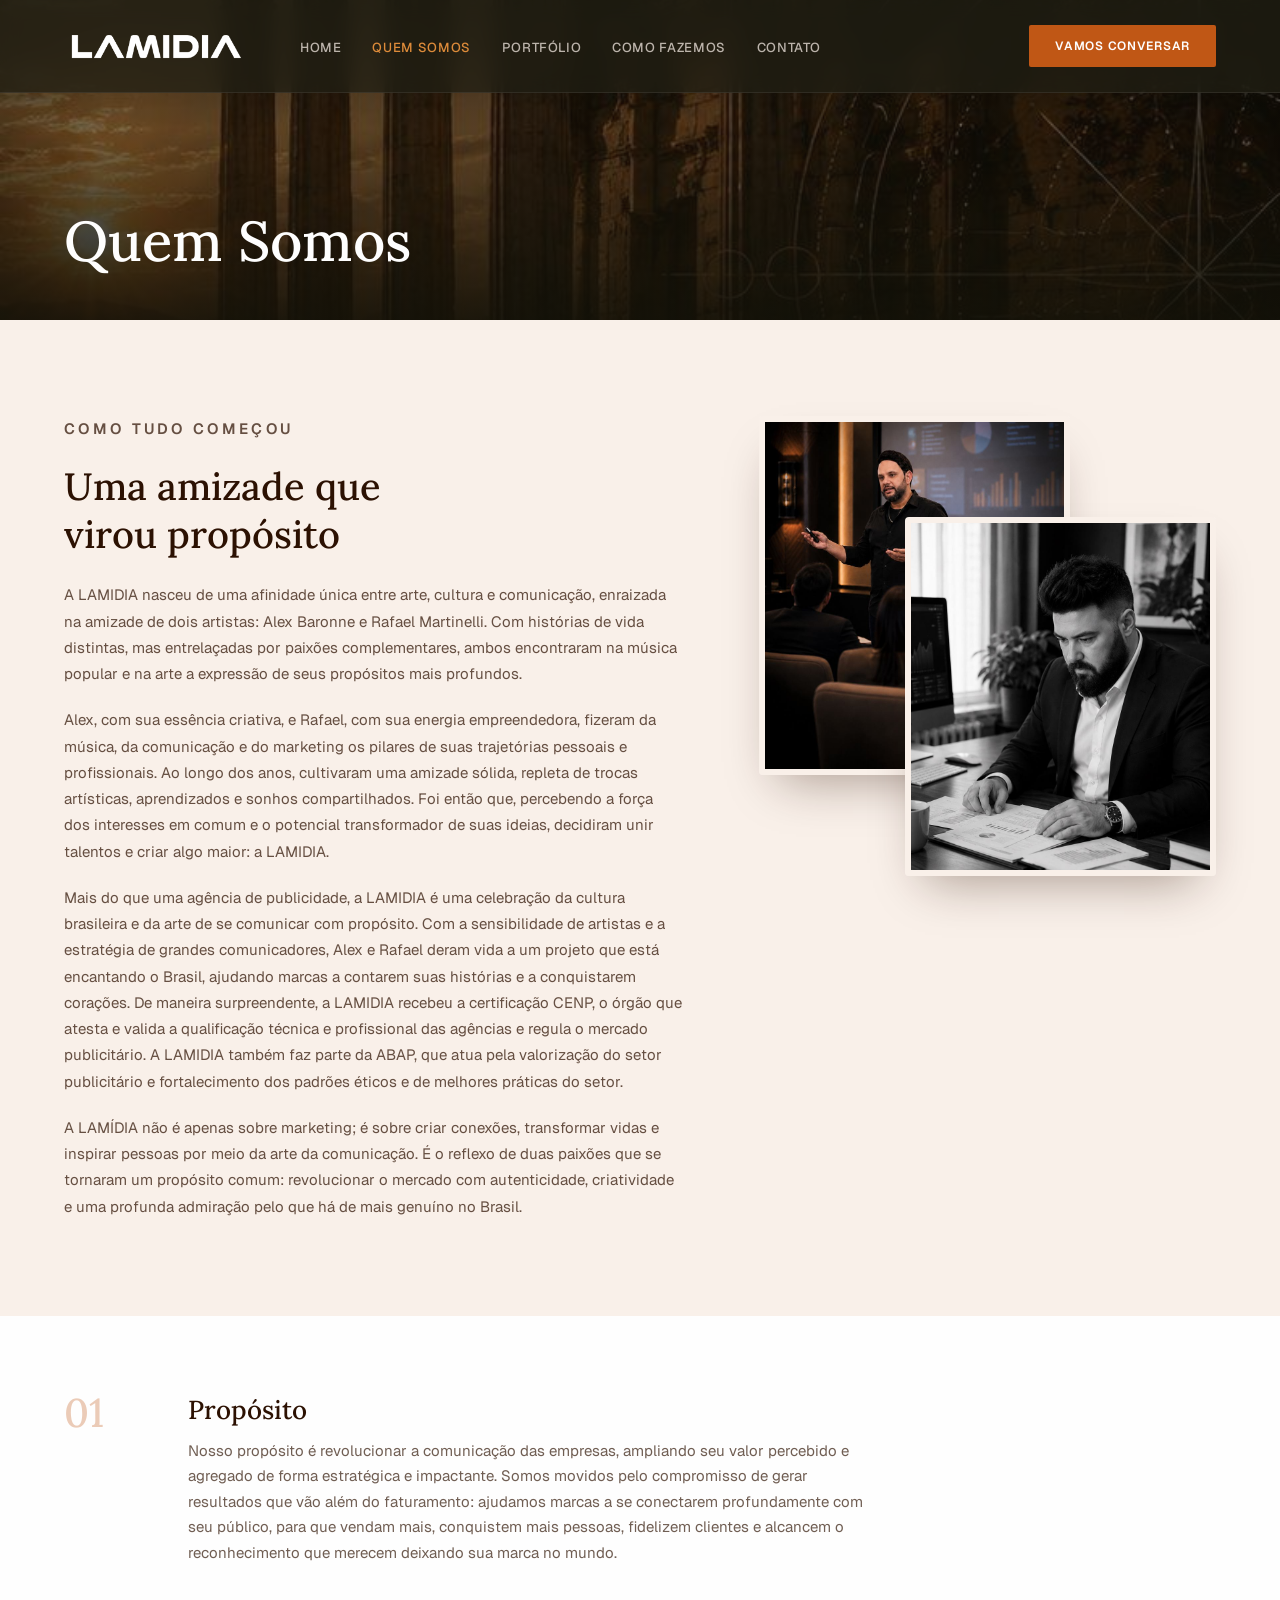
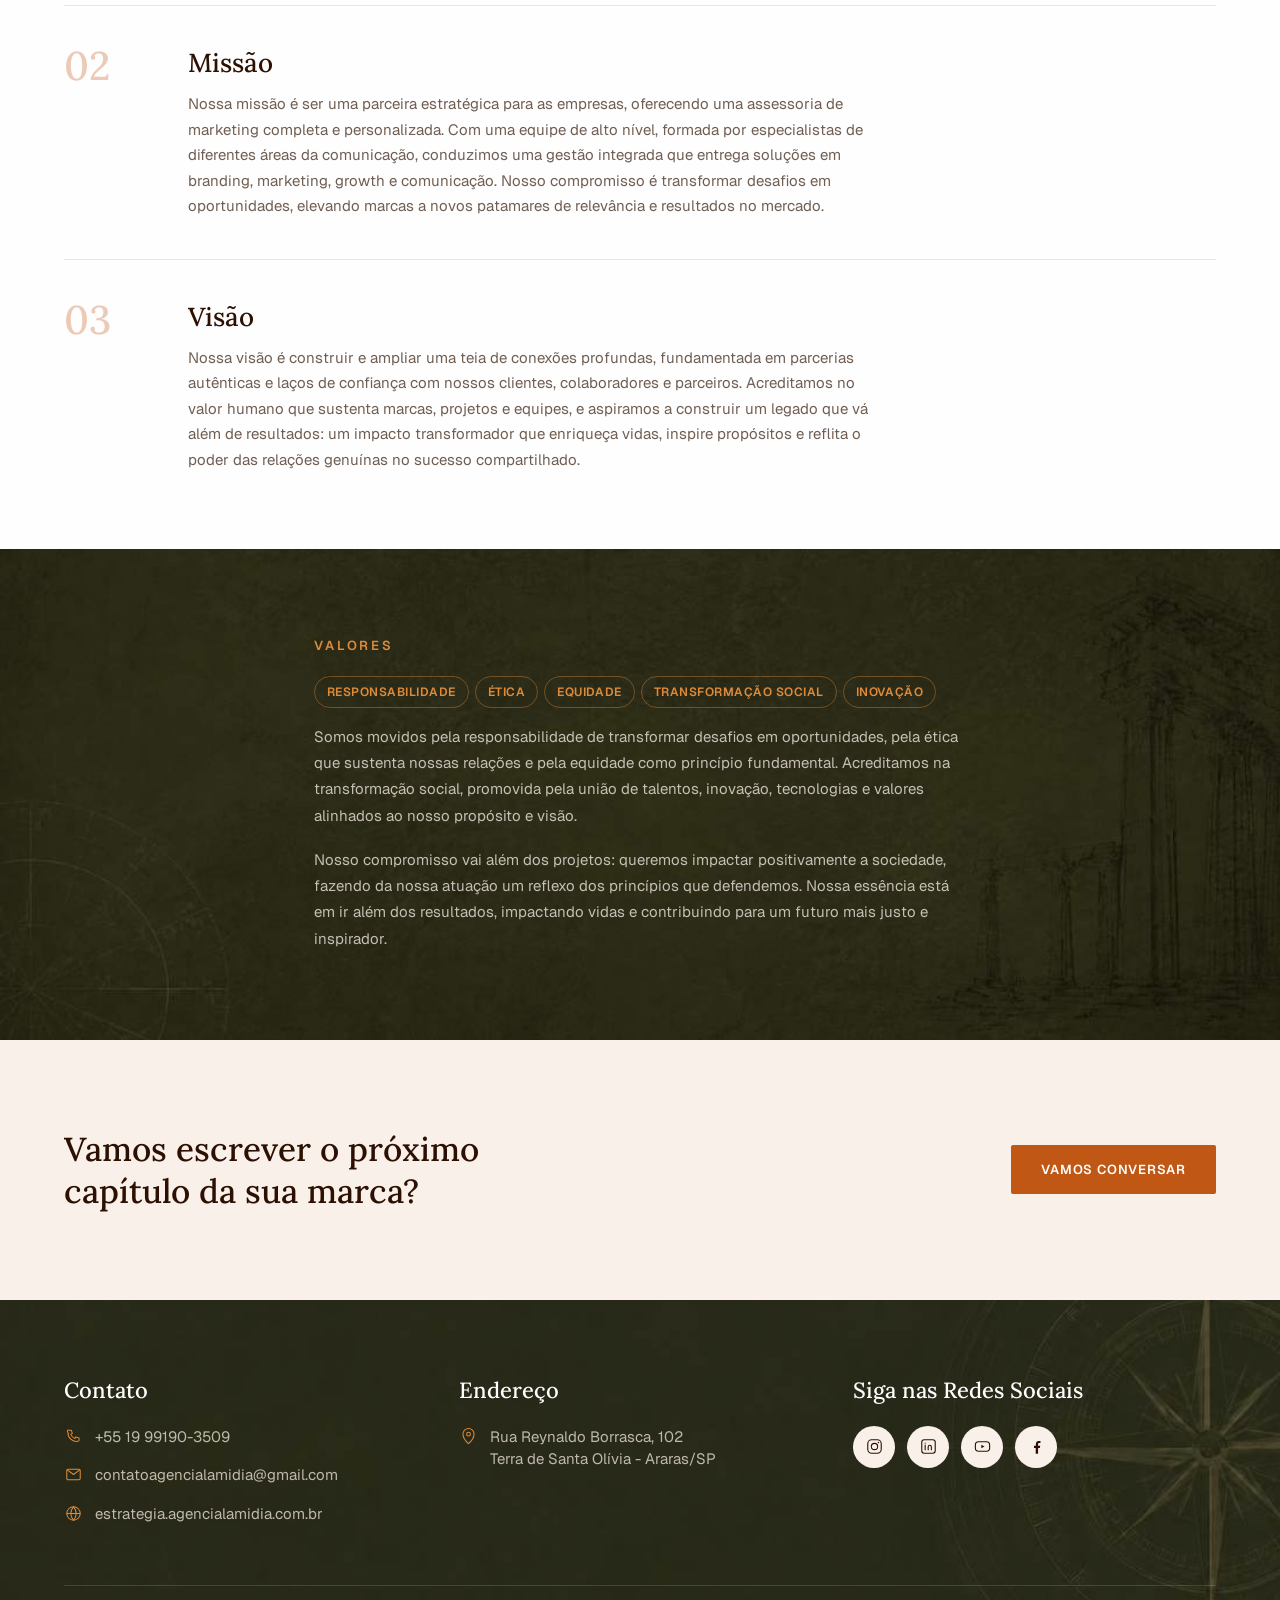
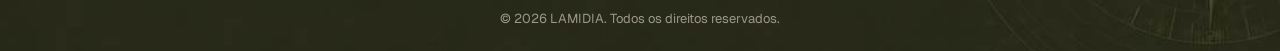
<file: quem-somos.html>
<!DOCTYPE html>
<html lang="pt-BR">
<head>
<script>(function(w,d,s,l,i){w[l]=w[l]||[];w[l].push({'gtm.start':
new Date().getTime(),event:'gtm.js'});var f=d.getElementsByTagName(s)[0],
j=d.createElement(s),dl=l!='dataLayer'?'&l='+l:'';j.async=true;j.src=
'https://gtm.agencialamidia.com.br/gtm.js?id='+i+dl;f.parentNode.insertBefore(j,f);
})(window,document,'script','dataLayer','GTM-M3S6XFDD');</script>
<meta charset="UTF-8">
<meta name="viewport" content="width=device-width, initial-scale=1.0">
<title>Quem Somos — LAMIDIA</title>
<meta name="description" content="A LAMIDIA nasceu da amizade entre Alex Baronne e Rafael Martinelli, unindo arte, cultura e estratégia para revolucionar a comunicação de marcas brasileiras.">
<link rel="canonical" href="https://agencialamidia.com.br/quem-somos.html">
<meta property="og:type" content="website">
<meta property="og:locale" content="pt_BR">
<meta property="og:site_name" content="LAMIDIA">
<meta property="og:title" content="Quem Somos — LAMIDIA">
<meta property="og:description" content="Conheça a história, o propósito e os valores da LAMIDIA.">
<meta property="og:url" content="https://agencialamidia.com.br/quem-somos.html">
<meta property="og:image" content="https://agencialamidia.com.br/images/hero-bg.jpg">
<link rel="icon" href="favicon.svg" type="image/svg+xml">

<link rel="preconnect" href="https://fonts.googleapis.com">
<link rel="preconnect" href="https://fonts.gstatic.com" crossorigin>
<link href="https://fonts.googleapis.com/css2?family=Lora:ital,wght@0,400;0,500;0,600;1,400&family=Geist:wght@400;500;600;700&display=swap" rel="stylesheet">

<link rel="stylesheet" href="css/style.css">
</head>
<body>
<noscript><iframe src="https://gtm.agencialamidia.com.br/ns.html?id=GTM-M3S6XFDD"
height="0" width="0" style="display:none;visibility:hidden"></iframe></noscript>

<a href="#about-heading" class="skip-link">Pular para o conteúdo</a>

<header class="site-header" id="siteHeader">
  <div class="site-header__inner">

    <a href="index.html" class="logo" aria-label="LAMIDIA — Página inicial">
      <img src="images/logo-lamidia-branco.png" alt="LAMIDIA" class="logo__mark">
    </a>

    <nav class="main-nav" id="mainNav" aria-label="Navegação principal">
      <ul class="main-nav__list">
        <li><a href="index.html" class="main-nav__link">Home</a></li>
        <li><a href="quem-somos.html" class="main-nav__link is-active">Quem Somos</a></li>
        <li><a href="portfolio.html" class="main-nav__link">Portfólio</a></li>
        <li><a href="como-fazemos.html" class="main-nav__link">Como Fazemos</a></li>
        <li><a href="index.html#contato" class="main-nav__link">Contato</a></li>
      </ul>
    </nav>

    <a href="index.html#contato" class="btn btn--primary btn--nav">Vamos Conversar</a>

    <button class="nav-toggle" id="navToggle" aria-label="Abrir menu" aria-expanded="false" aria-controls="mainNav">
      <span></span><span></span><span></span>
    </button>

  </div>
</header>

<main>

  <!-- ============ Page banner ============ -->
  <section class="about-banner" style="background-image:url('images/portfolio-bg-1.jpg');">
    <div class="about-banner__overlay"></div>
    <div class="container about-banner__content">
      <h1 class="about-banner__title" id="about-heading">Quem Somos</h1>
    </div>
  </section>

  <!-- ============ Como Tudo Começou ============ -->
  <section class="story">
    <div class="container story__inner">

      <div class="story__text">
        <p class="eyebrow eyebrow--dark">Como Tudo Começou</p>
        <h2 class="story__heading">Uma amizade que virou propósito</h2>

        <p>A LAMIDIA nasceu de uma afinidade única entre arte, cultura e comunicação, enraizada na amizade de dois artistas: Alex Baronne e Rafael Martinelli. Com histórias de vida distintas, mas entrelaçadas por paixões complementares, ambos encontraram na música popular e na arte a expressão de seus propósitos mais profundos.</p>

        <p>Alex, com sua essência criativa, e Rafael, com sua energia empreendedora, fizeram da música, da comunicação e do marketing os pilares de suas trajetórias pessoais e profissionais. Ao longo dos anos, cultivaram uma amizade sólida, repleta de trocas artísticas, aprendizados e sonhos compartilhados. Foi então que, percebendo a força dos interesses em comum e o potencial transformador de suas ideias, decidiram unir talentos e criar algo maior: a LAMIDIA.</p>

        <p>Mais do que uma agência de publicidade, a LAMIDIA é uma celebração da cultura brasileira e da arte de se comunicar com propósito. Com a sensibilidade de artistas e a estratégia de grandes comunicadores, Alex e Rafael deram vida a um projeto que está encantando o Brasil, ajudando marcas a contarem suas histórias e a conquistarem corações. De maneira surpreendente, a LAMIDIA recebeu a certificação CENP, o órgão que atesta e valida a qualificação técnica e profissional das agências e regula o mercado publicitário. A LAMIDIA também faz parte da ABAP, que atua pela valorização do setor publicitário e fortalecimento dos padrões éticos e de melhores práticas do setor.</p>

        <p>A LAMÍDIA não é apenas sobre marketing; é sobre criar conexões, transformar vidas e inspirar pessoas por meio da arte da comunicação. É o reflexo de duas paixões que se tornaram um propósito comum: revolucionar o mercado com autenticidade, criatividade e uma profunda admiração pelo que há de mais genuíno no Brasil.</p>
      </div>

      <div class="story__media" aria-hidden="true">
        <img src="images/about-alex.jpg" alt="" class="story__photo story__photo--a">
        <img src="images/about-rafael.jpg" alt="" class="story__photo story__photo--b">
        <div class="story__frame"></div>
      </div>

    </div>
  </section>

  <!-- ============ Propósito / Missão / Visão ============ -->
  <section class="pillars">
    <div class="container">

      <div class="pillar">
        <div class="pillar__index">01</div>
        <div class="pillar__body">
          <h3 class="pillar__title">Propósito</h3>
          <p>Nosso propósito é revolucionar a comunicação das empresas, ampliando seu valor percebido e agregado de forma estratégica e impactante. Somos movidos pelo compromisso de gerar resultados que vão além do faturamento: ajudamos marcas a se conectarem profundamente com seu público, para que vendam mais, conquistem mais pessoas, fidelizem clientes e alcancem o reconhecimento que merecem deixando sua marca no mundo.</p>
        </div>
      </div>

      <div class="pillar">
        <div class="pillar__index">02</div>
        <div class="pillar__body">
          <h3 class="pillar__title">Missão</h3>
          <p>Nossa missão é ser uma parceira estratégica para as empresas, oferecendo uma assessoria de marketing completa e personalizada. Com uma equipe de alto nível, formada por especialistas de diferentes áreas da comunicação, conduzimos uma gestão integrada que entrega soluções em branding, marketing, growth e comunicação. Nosso compromisso é transformar desafios em oportunidades, elevando marcas a novos patamares de relevância e resultados no mercado.</p>
        </div>
      </div>

      <div class="pillar">
        <div class="pillar__index">03</div>
        <div class="pillar__body">
          <h3 class="pillar__title">Visão</h3>
          <p>Nossa visão é construir e ampliar uma teia de conexões profundas, fundamentada em parcerias autênticas e laços de confiança com nossos clientes, colaboradores e parceiros. Acreditamos no valor humano que sustenta marcas, projetos e equipes, e aspiramos a construir um legado que vá além de resultados: um impacto transformador que enriqueça vidas, inspire propósitos e reflita o poder das relações genuínas no sucesso compartilhado.</p>
        </div>
      </div>

    </div>
  </section>

  <!-- ============ Valores ============ -->
  <section class="values" style="background-image:url('images/section7-bg.jpg');">
    <div class="container values__inner">
      <p class="eyebrow">Valores</p>
      <div class="values__tags">
        <span>Responsabilidade</span>
        <span>Ética</span>
        <span>Equidade</span>
        <span>Transformação Social</span>
        <span>Inovação</span>
      </div>
      <p class="values__text">Somos movidos pela responsabilidade de transformar desafios em oportunidades, pela ética que sustenta nossas relações e pela equidade como princípio fundamental. Acreditamos na transformação social, promovida pela união de talentos, inovação, tecnologias e valores alinhados ao nosso propósito e visão.</p>
      <p class="values__text">Nosso compromisso vai além dos projetos: queremos impactar positivamente a sociedade, fazendo da nossa atuação um reflexo dos princípios que defendemos. Nossa essência está em ir além dos resultados, impactando vidas e contribuindo para um futuro mais justo e inspirador.</p>
    </div>
  </section>

  <!-- ============ CTA ============ -->
  <section class="about-cta">
    <div class="container about-cta__inner">
      <h2>Vamos escrever o próximo capítulo da sua marca?</h2>
      <a href="index.html#contato" class="btn btn--primary">Vamos Conversar</a>
    </div>
  </section>

</main>

<footer class="site-footer" style="background-image:url('images/footer-bg.jpg');">
  <div class="container">
    <div class="site-footer__grid">

      <div class="site-footer__col">
        <h3 class="site-footer__heading">Contato</h3>
        <ul class="site-footer__list">
          <li>
            <svg viewBox="0 0 24 24" fill="none" aria-hidden="true"><path d="M6.5 4h2.7l1.3 4-2 1.3a11 11 0 0 0 5.2 5.2l1.3-2 4 1.3v2.7a1.5 1.5 0 0 1-1.6 1.5C10.6 19.4 4.6 13.4 5 6.6A1.5 1.5 0 0 1 6.5 4z" stroke="currentColor" stroke-width="1.3" stroke-linejoin="round"/></svg>
            <a href="tel:+5519991903509">+55 19 99190-3509</a>
          </li>
          <li>
            <svg viewBox="0 0 24 24" fill="none" aria-hidden="true"><rect x="3.5" y="5.5" width="17" height="13" rx="1.6" stroke="currentColor" stroke-width="1.3"/><path d="M4.5 6.5L12 12l7.5-5.5" stroke="currentColor" stroke-width="1.3" stroke-linecap="round" stroke-linejoin="round"/></svg>
            <a href="mailto:contatoagencialamidia@gmail.com">contatoagencialamidia@gmail.com</a>
          </li>
          <li>
            <svg viewBox="0 0 24 24" fill="none" aria-hidden="true"><circle cx="12" cy="12" r="8.5" stroke="currentColor" stroke-width="1.3"/><path d="M3.5 12h17M12 3.5c2.2 2.3 3.4 5.3 3.4 8.5s-1.2 6.2-3.4 8.5c-2.2-2.3-3.4-5.3-3.4-8.5S9.8 5.8 12 3.5z" stroke="currentColor" stroke-width="1.3"/></svg>
            <a href="https://estrategia.agencialamidia.com.br/">estrategia.agencialamidia.com.br</a>
          </li>
        </ul>
      </div>

      <div class="site-footer__col">
        <h3 class="site-footer__heading">Endereço</h3>
        <ul class="site-footer__list">
          <li>
            <svg viewBox="0 0 24 24" fill="none" aria-hidden="true"><path d="M12 21s7-6.5 7-12a7 7 0 1 0-14 0c0 5.5 7 12 7 12z" stroke="currentColor" stroke-width="1.3" stroke-linejoin="round"/><circle cx="12" cy="9" r="2.4" stroke="currentColor" stroke-width="1.3"/></svg>
            <span>Rua Reynaldo Borrasca, 102<br>Terra de Santa Olívia - Araras/SP</span>
          </li>
        </ul>
      </div>

      <div class="site-footer__col">
        <h3 class="site-footer__heading">Siga nas Redes Sociais</h3>
        <div class="site-footer__social">
          <a href="https://www.instagram.com/agencialamidia/" class="site-footer__social-icon" aria-label="Instagram da LAMIDIA" target="_blank" rel="noopener noreferrer">
            <svg viewBox="0 0 24 24" fill="none"><rect x="3.5" y="3.5" width="17" height="17" rx="5" stroke="currentColor" stroke-width="1.4"/><circle cx="12" cy="12" r="4" stroke="currentColor" stroke-width="1.4"/><circle cx="17" cy="7" r="1" fill="currentColor"/></svg>
          </a>
          <a href="https://www.linkedin.com/company/agencialamidia/" class="site-footer__social-icon" aria-label="LinkedIn da LAMIDIA" target="_blank" rel="noopener noreferrer">
            <svg viewBox="0 0 24 24" fill="none"><rect x="3.5" y="3.5" width="17" height="17" rx="3" stroke="currentColor" stroke-width="1.4"/><path d="M7.8 10.2v6M7.8 7.8v.01M11.6 16.2v-3.6c0-1.2.8-2.2 2.1-2.2 1.2 0 1.9 1 1.9 2.2v3.6" stroke="currentColor" stroke-width="1.4" stroke-linecap="round" stroke-linejoin="round"/></svg>
          </a>
          <a href="https://www.youtube.com/@agencialamidia" class="site-footer__social-icon" aria-label="YouTube da LAMIDIA" target="_blank" rel="noopener noreferrer">
            <svg viewBox="0 0 24 24" fill="none"><rect x="3" y="6" width="18" height="12" rx="4" stroke="currentColor" stroke-width="1.4"/><path d="M10.5 9.7v4.6l4-2.3-4-2.3z" fill="currentColor"/></svg>
          </a>
          <a href="https://www.facebook.com/AgenciaLamidiaOnline/" class="site-footer__social-icon" aria-label="Facebook da LAMIDIA" target="_blank" rel="noopener noreferrer">
            <svg viewBox="0 0 24 24" fill="none"><path d="M14 21v-7h2.3l.4-3H14V9.2c0-.9.2-1.5 1.5-1.5H17V5.1C16.7 5 15.8 5 14.8 5c-2.1 0-3.6 1.3-3.6 3.7V11H8.8v3H11v7h3z" fill="currentColor"/></svg>
          </a>
        </div>
      </div>

    </div>

    <div class="site-footer__bottom">
      <p>© 2026 LAMIDIA. Todos os direitos reservados.</p>
    </div>
  </div>
</footer>

<script src="js/script.js"></script>
</body>
</html>
</file>
<file: css/style.css>
/* =========================================================
   LAMIDIA — Design Tokens
   Extraídos do design system oficial (Apollo, Ionic, Zeus,
   Hades, Ares, Poseidon, Hermes, Athena, Artemis, Epic, Olympus)
   ========================================================= */
:root {
  /* Cores de marca */
  --c-apollo:        #2c1102;   /* Apollo Dark Brown */
  --c-ionic:         #f9f0e9;   /* Ionic Beige */
  --c-zeus:          #dd8b3a;   /* Zeus Yellow */
  --c-hades-copper:  #c05715;   /* Hades Copper */
  --c-ares:          #962d06;   /* Ares Terracota */
  --c-hades-ember:   #dc3712;   /* Hades Ember */
  --c-poseidon:      #162910;   /* Poseidon Green */
  --c-hermes:        #525e45;   /* Hermes Green */
  --c-athena:        #78714d;   /* Athena Green */
  --c-artemis:       #392008;   /* Artemis Brown */
  --c-epic-gray:     #e7e0da;   /* Epic Gray */
  --c-olympus:       #fefefe;   /* Olympus White */

  /* Papéis semânticos */
  --bg-night:        #201f14;  /* base escura (nav / rodapé da hero) derivada da Athena Green */
  --bg-night-deep:   #121108;  /* preto quente para faixas e overlays */
  --text-on-dark:      var(--c-ionic);
  --text-on-dark-muted: rgba(249, 240, 233, 0.72);
  --text-accent:     var(--c-zeus);
  --accent:          var(--c-hades-copper);
  --accent-hover:    var(--c-ares);

  /* Tipografia */
  --font-display: 'Lora', Georgia, 'Times New Roman', serif;
  --font-body: 'Geist', -apple-system, BlinkMacSystemFont, 'Segoe UI', sans-serif;

  /* Layout */
  --container-w: 1320px;
  --header-h: 92px;
  --ease: cubic-bezier(.22, 1, .36, 1);
}

/* =========================================================
   Reset
   ========================================================= */
*, *::before, *::after { box-sizing: border-box; }
html { scroll-behavior: smooth; }
body {
  margin: 0;
  font-family: var(--font-body);
  background: var(--bg-night-deep);
  color: var(--text-on-dark);
  -webkit-font-smoothing: antialiased;
  text-rendering: optimizeLegibility;
}
img { max-width: 100%; display: block; }
a { color: inherit; text-decoration: none; }
ul { list-style: none; margin: 0; padding: 0; }
button { font: inherit; }

.container {
  width: 100%;
  max-width: var(--container-w);
  margin-inline: auto;
  padding-inline: clamp(24px, 5vw, 64px);
}

/* Foco visível para acessibilidade de teclado */
a:focus-visible,
button:focus-visible {
  outline: 2px solid var(--c-zeus);
  outline-offset: 3px;
  border-radius: 2px;
}

.skip-link {
  position: absolute;
  left: -999px;
  top: auto;
  background: var(--c-olympus);
  color: var(--c-apollo);
  padding: 12px 20px;
  z-index: 200;
  font-weight: 600;
}
.skip-link:focus {
  left: 16px;
  top: 16px;
}

/* =========================================================
   Botões
   ========================================================= */
.btn {
  display: inline-flex;
  align-items: center;
  justify-content: center;
  gap: 8px;
  font-family: var(--font-body);
  font-weight: 600;
  font-size: 0.8125rem;
  letter-spacing: 0.06em;
  text-transform: uppercase;
  padding: 16px 30px;
  border-radius: 2px;
  border: none;
  cursor: pointer;
  transition: background-color .25s var(--ease), transform .25s var(--ease), box-shadow .25s var(--ease);
  white-space: nowrap;
}
.btn--primary {
  background: var(--accent);
  color: var(--c-olympus);
}
.btn--primary:hover {
  background: var(--accent-hover);
  transform: translateY(-1px);
  box-shadow: 0 8px 24px -8px rgba(192, 87, 21, 0.6);
}
.btn--nav { padding: 13px 26px; font-size: 0.75rem; }
.btn--hero { padding: 18px 36px; font-size: 0.8125rem; }

/* =========================================================
   Header / Navegação
   ========================================================= */
.site-header {
  position: fixed;
  inset-inline: 0;
  top: 0;
  z-index: 100;
  background: rgba(32, 31, 20, 0.72);
  backdrop-filter: blur(10px);
  -webkit-backdrop-filter: blur(10px);
  border-bottom: 1px solid rgba(249, 240, 233, 0.08);
  transition: background-color .3s var(--ease), padding .3s var(--ease);
}
.site-header__inner {
  max-width: var(--container-w);
  margin-inline: auto;
  padding: 22px clamp(24px, 5vw, 64px);
  display: flex;
  align-items: center;
  gap: clamp(24px, 4vw, 56px);
  height: var(--header-h);
}

.logo__mark {
  display: block;
  height: 28px;
  width: auto;
}

.main-nav { flex: 1; }
.main-nav__list {
  display: flex;
  align-items: center;
  gap: clamp(18px, 2.4vw, 34px);
}
.main-nav__link {
  font-size: 0.8125rem;
  font-weight: 500;
  letter-spacing: 0.05em;
  text-transform: uppercase;
  color: var(--text-on-dark-muted);
  position: relative;
  padding-bottom: 4px;
  transition: color .2s var(--ease);
}
.main-nav__link::after {
  content: '';
  position: absolute;
  left: 0; right: 0; bottom: -2px;
  height: 1px;
  background: var(--c-zeus);
  transform: scaleX(0);
  transform-origin: left;
  transition: transform .25s var(--ease);
}
.main-nav__link:hover { color: var(--text-on-dark); }
.main-nav__link:hover::after { transform: scaleX(1); }
.main-nav__link.is-active {
  color: var(--c-zeus);
}

.nav-toggle {
  display: none;
  flex-direction: column;
  justify-content: center;
  gap: 5px;
  width: 40px;
  height: 40px;
  background: none;
  border: none;
  cursor: pointer;
  margin-left: auto;
}
.nav-toggle span {
  display: block;
  width: 100%;
  height: 2px;
  background: var(--c-olympus);
  transition: transform .3s var(--ease), opacity .3s var(--ease);
}
.nav-toggle[aria-expanded="true"] span:nth-child(1) { transform: translateY(7px) rotate(45deg); }
.nav-toggle[aria-expanded="true"] span:nth-child(2) { opacity: 0; }
.nav-toggle[aria-expanded="true"] span:nth-child(3) { transform: translateY(-7px) rotate(-45deg); }

/* =========================================================
   Hero
   ========================================================= */
.hero {
  position: relative;
  min-height: 100svh;
  display: flex;
  flex-direction: column;
  justify-content: center;
  overflow: hidden;
  background: var(--bg-night);
}

.hero__media {
  position: absolute;
  inset: 0;
  z-index: 0;
}
.hero__img {
  width: 100%;
  height: 100%;
  object-fit: cover;
  object-position: 70% 50%;
}
.hero__gradient {
  position: absolute;
  inset: 0;
  background:
    linear-gradient(90deg, rgba(18,17,8,0.94) 0%, rgba(18,17,8,0.72) 32%, rgba(18,17,8,0.22) 58%, rgba(18,17,8,0.15) 100%),
    linear-gradient(0deg, rgba(18,17,8,0.9) 0%, rgba(18,17,8,0) 16%, rgba(18,17,8,0) 78%, rgba(18,17,8,0.85) 100%);
}
.hero__glyph {
  position: absolute;
  right: -6%;
  top: 50%;
  transform: translateY(-50%);
  width: min(46vw, 620px);
  height: auto;
  color: rgba(249, 240, 233, 0.16);
  pointer-events: none;
}

.hero__content {
  position: relative;
  z-index: 2;
  padding-top: var(--header-h);
  padding-bottom: 120px;
}

.eyebrow {
  font-family: var(--font-body);
  font-size: 0.8125rem;
  font-weight: 600;
  letter-spacing: 0.22em;
  text-transform: uppercase;
  color: var(--text-accent);
  margin: 0 0 22px;
}

.hero__heading {
  font-family: var(--font-display);
  font-weight: 500;
  font-size: clamp(2.4rem, 5vw, 4.25rem);
  line-height: 1.12;
  letter-spacing: -0.01em;
  color: var(--c-olympus);
  margin: 0 0 28px;
  max-width: 18ch;
}

.hero__lead {
  font-size: clamp(1rem, 1.15vw, 1.1875rem);
  line-height: 1.6;
  color: var(--text-on-dark-muted);
  max-width: 40ch;
  margin: 0 0 40px;
  font-weight: 400;
}

/* Reveal on load */
[data-reveal] {
  opacity: 0;
  transform: translateY(18px);
  animation: reveal .8s var(--ease) forwards;
}
.eyebrow[data-reveal] { animation-delay: .05s; }
.hero__heading[data-reveal] { animation-delay: .15s; }
.hero__lead[data-reveal] { animation-delay: .32s; }
.btn--hero[data-reveal] { animation-delay: .46s; }

@keyframes reveal {
  to { opacity: 1; transform: translateY(0); }
}

/* Ticker */
.hero__ticker {
  position: relative;
  z-index: 2;
  border-top: 1px solid rgba(249, 240, 233, 0.12);
  background: rgba(12, 11, 6, 0.55);
  overflow: hidden;
  padding: 20px 0;
}
.hero__ticker-track {
  display: flex;
  width: max-content;
  gap: 14px;
  white-space: nowrap;
  animation: ticker 32s linear infinite;
  font-size: 0.75rem;
  font-weight: 500;
  letter-spacing: 0.16em;
  text-transform: uppercase;
  color: rgba(249, 240, 233, 0.55);
}
.hero__ticker-track .dot {
  color: var(--c-hades-copper);
  padding-inline: 4px;
}
.hero__ticker:hover .hero__ticker-track {
  animation-play-state: paused;
}
@keyframes ticker {
  from { transform: translateX(0); }
  to   { transform: translateX(-50%); }
}

@media (prefers-reduced-motion: reduce) {
  [data-reveal] { animation: none; opacity: 1; transform: none; }
  .hero__ticker-track { animation: none; }
  html { scroll-behavior: auto; }
}

/* =========================================================
   Feature Strip — 3 blocos alternados
   ========================================================= */
.fstrip {
  background: var(--c-ionic);
}

.fstrip__block {
  position: relative;
  min-height: clamp(230px, 24vw, 320px);
  display: flex;
  align-items: center;
  background-color: var(--c-ionic);
  background-repeat: no-repeat;
  background-size: cover;
  background-position: center center;
  border-bottom: 1px solid rgba(44, 17, 2, 0.08);
}

.fstrip__inner {
  width: 100%;
  max-width: var(--container-w);
  margin-inline: auto;
  padding-inline: clamp(24px, 5vw, 64px);
  display: flex;
  align-items: center;
  gap: clamp(20px, 3vw, 40px);
}

.fstrip__text {
  max-width: 430px;
}

.fstrip__title {
  font-family: var(--font-display);
  font-weight: 500;
  font-size: clamp(1.375rem, 2.1vw, 1.75rem);
  line-height: 1.25;
  color: var(--c-apollo);
  margin: 0 0 12px;
}

.fstrip__desc {
  font-family: var(--font-body);
  font-size: 0.9375rem;
  line-height: 1.55;
  color: rgba(44, 17, 2, 0.68);
  margin: 0;
}

.fstrip__arrow {
  flex-shrink: 0;
  display: flex;
  align-items: center;
  justify-content: center;
  width: 52px;
  height: 52px;
  border-radius: 50%;
  background: var(--accent);
  color: var(--c-olympus);
  transition: background-color .25s var(--ease), transform .25s var(--ease);
}
.fstrip__arrow svg { width: 20px; height: 20px; }
.fstrip__arrow:hover {
  background: var(--accent-hover);
  transform: scale(1.08);
}

/* Bloco A: espaço reservado (foto) à esquerda do container — texto desloca à direita */
.fstrip__block--a .fstrip__inner {
  justify-content: flex-end;
  padding-right: clamp(8%, 14vw, 220px);
}
.fstrip__block--a .fstrip__text { text-align: left; }

/* Bloco B (invertido): foto à direita do container — texto desloca à esquerda, seta primeiro */
.fstrip__block--b .fstrip__inner {
  justify-content: flex-start;
  padding-left: clamp(4%, 8vw, 120px);
}

/* =========================================================
   Services — 6 blocos de serviço
   ========================================================= */
.services {
  position: relative;
  background-color: var(--bg-night-deep);
  background-repeat: no-repeat;
  background-size: cover;
  background-position: top center;
  padding-block: clamp(56px, 8vw, 100px);
}

.services__grid {
  display: grid;
  grid-template-columns: repeat(3, 1fr);
  gap: 1px;
  background: rgba(249, 240, 233, 0.1);
  border: 1px solid rgba(249, 240, 233, 0.1);
}

.service-card {
  position: relative;
  isolation: isolate;
  overflow: hidden;
  background: rgba(20, 18, 12, 0.82);
  border: 1px solid transparent;
  padding: clamp(28px, 2.6vw, 44px) clamp(24px, 2.4vw, 38px);
  display: flex;
  flex-direction: column;
  transition:
    background-color .4s var(--ease),
    border-color .4s var(--ease),
    box-shadow .4s var(--ease),
    transform .4s var(--ease);
}

.service-card::before,
.service-card::after {
  content: '';
  position: absolute;
  pointer-events: none;
  opacity: 0;
  z-index: 0;
  transition: opacity .45s var(--ease), transform .6s var(--ease);
}

.service-card::before {
  inset: -30%;
  background:
    radial-gradient(circle at 24% 18%, rgba(255, 255, 255, 0.17), transparent 34%),
    radial-gradient(circle at 82% 86%, rgba(211, 95, 14, 0.2), transparent 42%);
  transform: scale(.86);
}

.service-card::after {
  inset: 0;
  background: linear-gradient(118deg, transparent 18%, rgba(255, 255, 255, 0.1) 48%, transparent 76%);
  transform: translateX(-28%);
}

.service-card > * {
  position: relative;
  z-index: 1;
}

@media (hover: hover) and (pointer: fine) {
  .service-card:hover {
    background-color: rgba(31, 28, 20, 0.88);
    border-color: rgba(249, 240, 233, 0.2);
    box-shadow:
      inset 0 1px 0 rgba(255, 255, 255, 0.14),
      inset 0 0 32px rgba(249, 240, 233, 0.04),
      0 18px 42px rgba(0, 0, 0, 0.3);
    transform: translateY(-3px);
    z-index: 2;
  }

  .service-card:hover::before {
    opacity: 1;
    transform: scale(1);
  }

  .service-card:hover::after {
    opacity: .7;
    transform: translateX(18%);
  }
}

@media (prefers-reduced-motion: reduce) {
  .service-card,
  .service-card::before,
  .service-card::after {
    transition: none;
  }

  .service-card:hover {
    transform: none;
  }
}

.service-card__icon {
  width: 34px;
  height: 34px;
  color: var(--accent);
  margin-bottom: 22px;
}

.service-card__title {
  font-family: var(--font-display);
  font-weight: 500;
  font-size: 1.25rem;
  line-height: 1.28;
  color: var(--c-olympus);
  margin: 0 0 14px;
}

.service-card__lead {
  font-family: var(--font-body);
  font-weight: 600;
  font-size: 0.9375rem;
  line-height: 1.5;
  color: var(--text-accent);
  margin: 0 0 12px;
}

.service-card__body {
  font-family: var(--font-body);
  font-weight: 400;
  font-size: 0.875rem;
  line-height: 1.65;
  color: var(--text-on-dark-muted);
  margin: 0;
}

/* =========================================================
   Certified — faixa CENP
   ========================================================= */
.certified {
  background-color: var(--c-artemis);
  background-repeat: no-repeat;
  background-size: cover;
  background-position: center;
  padding-block: clamp(36px, 5vw, 56px);
}

.certified__inner {
  display: flex;
  align-items: center;
  gap: clamp(28px, 4vw, 56px);
}

.certified__badge-link {
  display: inline-flex;
  flex-shrink: 0;
  line-height: 0;
}

.certified__badge-link:focus-visible {
  outline: 2px solid var(--accent);
  outline-offset: 5px;
  border-radius: 10px;
}

.certified__badge {
  flex-shrink: 0;
  width: clamp(140px, 12vw, 176px);
  height: auto;
  border-radius: 10px;
}

.certified__text {
  font-family: var(--font-body);
  font-size: 0.9375rem;
  line-height: 1.7;
  color: rgba(249, 240, 233, 0.88);
  max-width: 62ch;
  margin: 0;
}
.certified__text a {
  color: var(--c-zeus);
  text-decoration: underline;
  text-underline-offset: 3px;
  font-weight: 600;
  transition: color .2s var(--ease);
}
.certified__text a:hover { color: var(--c-olympus); }

/* =========================================================
   Clients Ticker — faixa clara com marquee
   ========================================================= */
.clients-ticker {
  position: relative;
  overflow: hidden;
  background: var(--c-epic-gray);
  border-top: 1px solid rgba(44, 17, 2, 0.85);
  padding: 18px 0;
}
.clients-ticker__track {
  display: flex;
  width: max-content;
  gap: 14px;
  white-space: nowrap;
  animation: ticker 42s linear infinite;
  font-size: 0.75rem;
  font-weight: 600;
  letter-spacing: 0.1em;
  text-transform: uppercase;
  color: var(--c-apollo);
}
.clients-ticker__track .dot {
  color: var(--c-hades-copper);
  padding-inline: 6px;
}
.clients-ticker:hover .clients-ticker__track {
  animation-play-state: paused;
}

@media (prefers-reduced-motion: reduce) {
  .clients-ticker__track { animation: none; }
}

/* =========================================================
   Clients — grid de logos
   ========================================================= */
.clients {
  background-color: var(--bg-night-deep);
  background-repeat: no-repeat;
  background-size: cover;
  background-position: center;
  padding-block: clamp(48px, 6vw, 80px);
}

.clients-grid {
  display: grid;
  grid-template-columns: repeat(auto-fill, minmax(150px, 1fr));
  gap: 1px;
  background: rgba(249, 240, 233, 0.08);
  border: 1px solid rgba(249, 240, 233, 0.08);
}

.client-logo {
  background: rgba(249, 240, 233, 0.02);
  min-height: 116px;
  display: flex;
  align-items: center;
  justify-content: center;
  padding: 22px;
}

.client-logo img {
  max-width: 100%;
  max-height: 56px;
  width: auto;
  height: auto;
  filter: grayscale(1) brightness(1.6) opacity(0.62);
  transition: filter .3s var(--ease), transform .3s var(--ease);
}
.client-logo:hover img {
  filter: grayscale(0) brightness(1) opacity(1);
  transform: scale(1.04);
}

/* Modificadores de tamanho — base .client-logo img max-height: 56px */
.client-logo img.client-logo__img--large140 { max-height: 78px; }
.client-logo img.client-logo__img--large120 { max-height: 67px; }
.client-logo img.client-logo__img--small70 { max-height: 39px; }
/* +20% e +30% em cima do large140 (78px) — A+ Real Estate, PK7, Casarotto, Maestro Adriano */
.client-logo img.client-logo__img--large168 { max-height: 94px; }
.client-logo img.client-logo__img--large180 { max-height: 101px; }

/* Placeholder visual — remova ao inserir os logos reais */
.client-logo--placeholder {
  border: 1px dashed rgba(249, 240, 233, 0.18);
  margin: -1px;
}
.client-logo--placeholder span {
  font-family: var(--font-body);
  font-size: 0.6875rem;
  font-weight: 500;
  letter-spacing: 0.08em;
  text-transform: uppercase;
  color: rgba(249, 240, 233, 0.3);
}

/* =========================================================
   Portfolio — Conheça Nosso Portfólio
   ========================================================= */
.portfolio {
  background-color: var(--c-ionic);
  background-repeat: no-repeat;
  background-size: cover;
  background-position: center;
  padding-block: clamp(56px, 8vw, 96px);
}

.portfolio__heading {
  text-align: center;
  margin-bottom: clamp(32px, 4vw, 52px);
}
.portfolio__title {
  font-family: var(--font-display);
  font-weight: 500;
  font-size: clamp(1.75rem, 3vw, 2.5rem);
  color: var(--c-apollo);
  margin: 0 0 14px;
}
.portfolio__divider {
  display: flex;
  align-items: center;
  justify-content: center;
  gap: 10px;
  color: var(--accent);
}
.portfolio__divider span {
  width: 56px;
  height: 1px;
  background: rgba(44, 17, 2, 0.3);
}
.portfolio__divider svg { width: 12px; height: 12px; }

.portfolio__grid {
  display: grid;
  grid-template-columns: repeat(3, 1fr);
  gap: clamp(20px, 2.4vw, 32px);
}

.portfolio-card {
  position: relative;
  display: flex;
  flex-direction: column;
  border-radius: 6px;
  overflow: hidden;
  box-shadow: 0 18px 40px -18px rgba(44, 17, 2, 0.35);
  background-color: var(--bg-night-deep);
  background-size: cover;
  background-position: center;
  background-repeat: no-repeat;
  min-height: 460px;
}

.portfolio-card__overlay {
  position: absolute;
  inset: 0;
  background:
    linear-gradient(180deg, rgba(15,12,8,0.55) 0%, rgba(15,12,8,0.35) 30%, rgba(15,12,8,0.55) 62%, rgba(15,12,8,0.92) 100%);
}

.portfolio-card__content {
  position: relative;
  z-index: 1;
  display: flex;
  flex-direction: column;
  flex: 1;
  padding: 20px 22px 26px;
}

.portfolio-card__tag {
  align-self: stretch;
  display: inline-flex;
  align-items: center;
  gap: 8px;
  background: rgba(120, 113, 77, 0.9);
  color: var(--c-olympus);
  font-family: var(--font-body);
  font-weight: 600;
  font-size: 0.6875rem;
  letter-spacing: 0.05em;
  text-transform: uppercase;
  padding: 8px 12px;
  border-radius: 3px;
  line-height: 1.3;
}
.portfolio-card__tag svg {
  width: 16px;
  height: 16px;
  flex-shrink: 0;
}

.portfolio-card__logo {
  max-width: 74%;
  max-height: 84px;
  width: auto;
  height: auto;
  margin: 32px auto 8px;
}
.portfolio-card__logo--small {
  max-height: 64px;
}

.portfolio-card__body {
  margin-top: auto;
  text-align: center;
}
.portfolio-card__q {
  font-family: var(--font-body);
  font-weight: 700;
  font-size: 0.8125rem;
  letter-spacing: 0.06em;
  text-transform: uppercase;
  color: var(--c-olympus);
  margin: 0 0 10px;
}
.portfolio-card__desc {
  font-family: var(--font-body);
  font-size: 0.875rem;
  line-height: 1.55;
  color: rgba(249, 240, 233, 0.82);
  margin: 0 0 22px;
}
.portfolio-card__cta {
  width: 100%;
}
.portfolio-card__cta--soon {
  cursor: default;
  background: rgba(120, 113, 77, 0.92);
  box-shadow: none;
}
.portfolio-card__cta--soon:hover {
  background: rgba(120, 113, 77, 0.92);
  transform: none;
  box-shadow: none;
}

.portfolio__more {
  text-align: center;
  margin-top: clamp(28px, 3.5vw, 44px);
}
.btn--outline {
  background: transparent;
  color: var(--c-apollo);
  border: 1.5px solid var(--c-apollo);
  padding: 15px 32px;
}
.btn--outline:hover {
  background: var(--c-apollo);
  color: var(--c-olympus);
}

.certified__badge--round {
  border-radius: 50%;
  width: clamp(120px, 10vw, 152px);
}
.certified--abap { background-color: var(--bg-night); }

/* =========================================================
   Contato
   ========================================================= */
.contact {
  background: var(--c-ionic);
  padding-block: clamp(56px, 8vw, 96px);
  scroll-margin-top: var(--header-h);
}
.contact__inner {
  display: grid;
  grid-template-columns: minmax(0, 0.85fr) minmax(0, 1.15fr);
  gap: clamp(36px, 6vw, 84px);
  align-items: start;
}
.contact__intro h2 {
  font-family: var(--font-display);
  font-weight: 500;
  font-size: clamp(2rem, 4vw, 3.25rem);
  line-height: 1.08;
  color: var(--c-apollo);
  margin: 0 0 20px;
}
.contact__intro > p:not(.eyebrow) {
  font-family: var(--font-body);
  font-size: 1rem;
  line-height: 1.7;
  color: rgba(44, 17, 2, 0.72);
  margin: 0 0 28px;
}
.contact__whatsapp { display: inline-flex; }
.contact-form {
  background: rgba(254, 254, 254, 0.72);
  border: 1px solid rgba(44, 17, 2, 0.12);
  border-radius: 6px;
  padding: clamp(24px, 4vw, 40px);
}
.contact-form__grid {
  display: grid;
  grid-template-columns: repeat(2, minmax(0, 1fr));
  gap: 20px;
}
.contact-form__field { display: flex; flex-direction: column; gap: 8px; }
.contact-form__field--full { grid-column: 1 / -1; }
.contact-form__field label {
  font-family: var(--font-body);
  font-weight: 600;
  font-size: 0.8125rem;
  color: var(--c-apollo);
}
.contact-form__field input,
.contact-form__field textarea {
  width: 100%;
  border: 1px solid rgba(44, 17, 2, 0.22);
  border-radius: 3px;
  background: var(--c-olympus);
  color: var(--c-apollo);
  font: inherit;
  padding: 13px 14px;
  transition: border-color .2s var(--ease), box-shadow .2s var(--ease);
}
.contact-form__field textarea { resize: vertical; min-height: 130px; }
.contact-form__field input:focus,
.contact-form__field textarea:focus {
  outline: none;
  border-color: var(--accent);
  box-shadow: 0 0 0 3px rgba(192, 87, 21, 0.14);
}
.contact-form__field input:focus:invalid,
.contact-form__field textarea:focus:invalid { border-color: var(--c-ares); }
.contact-form__actions {
  display: flex;
  align-items: center;
  gap: 18px;
  margin-top: 24px;
}
.contact-form__actions button:disabled { cursor: wait; opacity: 0.7; }
.contact-form__status {
  margin: 0;
  font-family: var(--font-body);
  font-size: 0.875rem;
  line-height: 1.5;
  color: rgba(44, 17, 2, 0.72);
}
.contact-form__status.is-error { color: var(--c-ares); }
.contact-form__status.is-success { color: var(--c-poseidon); }

/* =========================================================
   Partners — Parceiros e Certificações
   ========================================================= */
.partners {
  background-color: var(--c-ionic);
  background-repeat: no-repeat;
  background-size: cover;
  background-position: center;
  padding-block: clamp(56px, 7vw, 88px);
}

.partners__inner {
  display: flex;
  flex-direction: column;
  align-items: center;
  text-align: center;
}

.partners__laurel {
  width: 84px;
  height: auto;
  margin-bottom: 12px;
}

.partners__title {
  font-family: var(--font-display);
  font-weight: 500;
  font-size: clamp(1.75rem, 3.4vw, 2.75rem);
  color: var(--c-apollo);
  margin: 0 0 20px;
}

.partners__divider {
  display: flex;
  align-items: center;
  justify-content: center;
  gap: 12px;
  margin-bottom: 24px;
}
.partners__divider span {
  width: 90px;
  height: 1px;
  background: rgba(192, 87, 21, 0.5);
}
.partners__divider i {
  width: 7px;
  height: 7px;
  border-radius: 50%;
  border: 1.4px solid var(--accent);
  display: block;
}

.partners__subtitle {
  max-width: 56ch;
  font-family: var(--font-body);
  font-size: 1rem;
  line-height: 1.7;
  color: rgba(44, 17, 2, 0.65);
  margin: 0 0 clamp(36px, 5vw, 56px);
}

.partners__logos {
  display: flex;
  align-items: center;
  justify-content: center;
  gap: clamp(28px, 4vw, 48px);
}

.partners__logo-divider {
  position: relative;
  width: 1px;
  height: 68px;
  background: rgba(44, 17, 2, 0.22);
}
.partners__logo-divider::after {
  content: '';
  position: absolute;
  left: 50%;
  top: 50%;
  transform: translate(-50%, -50%);
  width: 8px;
  height: 8px;
  border-radius: 50%;
  border: 1.4px solid var(--accent);
  background: var(--c-ionic);
}

.partners__logo-card {
  display: flex;
  flex-direction: column;
  align-items: center;
  gap: 10px;
}
.partners__logo-card img {
  height: 40px;
  width: auto;
}
.partners__logo-card span {
  font-family: var(--font-body);
  font-weight: 500;
  font-size: 0.9rem;
  color: rgba(44, 17, 2, 0.55);
}

/* =========================================================
   Site Footer
   ========================================================= */
.site-footer {
  background-color: var(--bg-night);
  background-repeat: no-repeat;
  background-size: cover;
  background-position: right center;
  padding-top: clamp(48px, 6vw, 76px);
}

.site-footer__grid {
  display: grid;
  grid-template-columns: repeat(3, 1fr);
  gap: 32px;
  padding-bottom: clamp(40px, 5vw, 60px);
}

.site-footer__heading {
  font-family: var(--font-display);
  font-weight: 500;
  font-size: 1.375rem;
  color: var(--c-olympus);
  margin: 0 0 22px;
}

.site-footer__list {
  list-style: none;
  margin: 0;
  padding: 0;
  display: flex;
  flex-direction: column;
  gap: 16px;
}
.site-footer__list li {
  display: flex;
  align-items: flex-start;
  gap: 12px;
}
.site-footer__list svg {
  width: 19px;
  height: 19px;
  flex-shrink: 0;
  margin-top: 1px;
  color: var(--c-zeus);
}
.site-footer__list a,
.site-footer__list span {
  font-family: var(--font-body);
  font-size: 0.9375rem;
  line-height: 1.5;
  color: var(--text-on-dark-muted);
  transition: color .2s var(--ease);
}
.site-footer__list a:hover { color: var(--c-olympus); }

.site-footer__social {
  display: flex;
  gap: 12px;
}
.site-footer__social-icon {
  display: flex;
  align-items: center;
  justify-content: center;
  width: 42px;
  height: 42px;
  border-radius: 50%;
  background: var(--c-ionic);
  color: var(--c-apollo);
  transition: background-color .2s var(--ease), transform .2s var(--ease);
}
.site-footer__social-icon svg { width: 19px; height: 19px; }
.site-footer__social-icon:hover {
  background: var(--c-zeus);
  transform: translateY(-2px);
}

.site-footer__bottom {
  border-top: 1px solid rgba(249, 240, 233, 0.14);
  padding-block: 24px;
  text-align: center;
}
.site-footer__bottom p {
  margin: 0;
  font-family: var(--font-body);
  font-size: 0.8125rem;
  color: rgba(249, 240, 233, 0.55);
}

/* =========================================================
   About — Quem Somos
   ========================================================= */
.eyebrow--dark { color: var(--accent); }

.about-banner {
  position: relative;
  min-height: 320px;
  display: flex;
  align-items: flex-end;
  background-color: var(--bg-night);
  background-size: cover;
  background-position: center;
  padding-top: var(--header-h);
}
.about-banner__overlay {
  position: absolute;
  inset: 0;
  background: linear-gradient(180deg, rgba(18,17,8,0.75) 0%, rgba(18,17,8,0.55) 40%, rgba(18,17,8,0.92) 100%);
}
.about-banner__content {
  position: relative;
  z-index: 1;
  padding-bottom: 44px;
}
.about-banner__title {
  font-family: var(--font-display);
  font-weight: 500;
  font-size: clamp(2.25rem, 4.5vw, 3.5rem);
  color: var(--c-olympus);
  margin: 0;
}

/* Story */
.story {
  background: var(--c-ionic);
  padding-block: clamp(56px, 8vw, 96px);
}
.story__inner {
  display: grid;
  grid-template-columns: 1.15fr 0.85fr;
  gap: clamp(40px, 6vw, 80px);
  align-items: start;
}
.story__heading {
  font-family: var(--font-display);
  font-weight: 500;
  font-size: clamp(1.75rem, 3vw, 2.375rem);
  color: var(--c-apollo);
  margin: 0 0 24px;
  max-width: 16ch;
}
.story__text p {
  font-family: var(--font-body);
  font-size: 0.9375rem;
  line-height: 1.75;
  color: rgba(44, 17, 2, 0.72);
  margin: 0 0 20px;
}
.story__text p:last-child { margin-bottom: 0; }

.story__media {
  position: relative;
  min-height: 460px;
}
.story__photo {
  position: absolute;
  border-radius: 4px;
  object-fit: cover;
  box-shadow: 0 24px 48px -20px rgba(44, 17, 2, 0.4);
}
.story__photo--a {
  width: 68%;
  height: 78%;
  top: 0;
  left: 0;
  z-index: 1;
  border: 6px solid var(--c-ionic);
}
.story__photo--b {
  width: 68%;
  height: 78%;
  bottom: 0;
  right: 0;
  z-index: 2;
  border: 6px solid var(--c-ionic);
}

/* Pillars: Propósito / Missão / Visão */
.pillars {
  background: var(--c-olympus);
  padding-block: clamp(48px, 6vw, 80px);
}
.pillar {
  display: grid;
  grid-template-columns: 100px 1fr;
  gap: 24px;
  padding-block: clamp(28px, 3.5vw, 40px);
  border-bottom: 1px solid rgba(44, 17, 2, 0.1);
}
.pillar:first-child { padding-top: 0; }
.pillar:last-child { border-bottom: none; padding-bottom: 0; }
.pillar__index {
  font-family: var(--font-display);
  font-size: 2.5rem;
  font-weight: 500;
  color: rgba(192, 87, 21, 0.3);
  line-height: 1;
}
.pillar__title {
  font-family: var(--font-display);
  font-weight: 500;
  font-size: 1.625rem;
  color: var(--c-apollo);
  margin: 0 0 12px;
}
.pillar__body p {
  font-family: var(--font-body);
  font-size: 0.9375rem;
  line-height: 1.7;
  color: rgba(44, 17, 2, 0.68);
  margin: 0;
  max-width: 68ch;
}

/* Values */
.values {
  background-color: var(--bg-night);
  background-size: cover;
  background-position: center;
  padding-block: clamp(56px, 7vw, 88px);
}
.values__inner {
  max-width: 780px;
}
.values__tags {
  display: flex;
  flex-wrap: wrap;
  gap: 6px;
  margin: 18px 0 16px;
}
.values__tags span {
  font-family: var(--font-body);
  font-size: 0.75rem;
  font-weight: 600;
  letter-spacing: 0.04em;
  text-transform: uppercase;
  color: var(--c-zeus);
  border: 1px solid rgba(221, 139, 58, 0.4);
  padding: 7px 12px;
  border-radius: 100px;
}
.values__text {
  font-family: var(--font-body);
  font-size: 0.9375rem;
  line-height: 1.75;
  color: rgba(249, 240, 233, 0.75);
  margin: 0 0 18px;
}
.values__text:last-child { margin-bottom: 0; }

/* CTA */
.about-cta {
  background: var(--c-ionic);
  padding-block: clamp(56px, 7vw, 88px);
}
.about-cta__inner {
  display: flex;
  align-items: center;
  justify-content: space-between;
  flex-wrap: wrap;
  gap: 24px;
}
.about-cta__inner h2 {
  font-family: var(--font-display);
  font-weight: 500;
  font-size: clamp(1.5rem, 2.6vw, 2.125rem);
  color: var(--c-apollo);
  margin: 0;
  max-width: 20ch;
}

/* =========================================================
   Portfolio Page
   ========================================================= */
.pf-banner {
  background-color: var(--c-ionic);
  background-size: cover;
  background-position: center;
  padding-top: calc(var(--header-h) + 56px);
  padding-bottom: 56px;
  text-align: center;
}
.pf-banner__divider {
  display: flex;
  align-items: center;
  justify-content: center;
  gap: 12px;
  color: var(--accent);
  margin-bottom: 18px;
}
.pf-banner__divider span { width: 70px; height: 1px; background: rgba(192,87,21,0.45); }
.pf-banner__divider svg { width: 20px; height: 20px; }
.pf-banner__title {
  font-family: var(--font-display);
  font-weight: 500;
  font-size: clamp(2.5rem, 5vw, 4rem);
  color: var(--c-apollo);
  margin: 0 0 14px;
}
.pf-banner__subtitle {
  font-family: var(--font-body);
  font-size: 1rem;
  color: rgba(44,17,2,0.62);
  margin: 0 0 22px;
}
.pf-banner__subtitle strong { color: var(--accent); font-weight: 600; }
.pf-banner__laurel { width: 68px; height: auto; margin: 0 auto; }

.pf-strip {
  background: var(--bg-night-deep);
  color: rgba(249,240,233,0.65);
  font-family: var(--font-body);
  font-size: 0.75rem;
  font-weight: 600;
  letter-spacing: 0.18em;
  text-transform: uppercase;
  text-align: center;
  padding: 14px 0;
  display: flex;
  align-items: center;
  justify-content: center;
  gap: 16px;
}
.pf-strip i { width: 4px; height: 4px; border-radius: 50%; background: var(--c-zeus); display: inline-block; }

.pf-grid-section {
  background-color: var(--bg-night);
  background-size: cover;
  background-position: top center;
  padding-block: clamp(48px, 6vw, 72px);
}
.pf-grid {
  display: grid;
  grid-template-columns: repeat(3, 1fr);
  gap: 22px;
}

.pf-card {
  position: relative;
  border-radius: 6px;
  overflow: hidden;
  min-height: 400px;
  display: flex;
  background-color: var(--bg-night-deep);
  box-shadow: 0 16px 36px -18px rgba(0,0,0,0.5);
}
.pf-card__photo {
  position: absolute;
  inset: 0;
  background-size: cover;
  background-position: center;
  opacity: 0.28;
}
.pf-card__overlay {
  position: absolute;
  inset: 0;
  background: linear-gradient(180deg, rgba(15,12,8,0.5) 0%, rgba(15,12,8,0.3) 32%, rgba(15,12,8,0.55) 60%, rgba(15,12,8,0.92) 100%);
}
.pf-card__content {
  position: relative;
  z-index: 1;
  display: flex;
  flex-direction: column;
  align-items: center;
  text-align: center;
  flex: 1;
  padding: 18px 20px 24px;
}
.pf-card__tag {
  align-self: stretch;
  display: inline-flex;
  align-items: center;
  justify-content: center;
  gap: 8px;
  background: rgba(120, 113, 77, 0.9);
  color: var(--c-olympus);
  font-family: var(--font-body);
  font-weight: 600;
  font-size: 0.6875rem;
  letter-spacing: 0.04em;
  text-transform: uppercase;
  padding: 8px 10px;
  border-radius: 3px;
}
.pf-card__tag svg { width: 15px; height: 15px; flex-shrink: 0; }

.pf-card__logo-box {
  display: flex;
  align-items: center;
  justify-content: center;
  height: 72px;
  width: 100%;
  margin: 28px 0 8px;
}
.pf-card__logo {
  max-width: 80%;
  max-height: 100%;
  width: auto;
  height: auto;
  object-fit: contain;
}
.pf-card__logo--80 { max-height: 80%; }
.pf-card__logo--130 { max-height: 130%; }
.pf-card__logo--70 { max-height: 70%; }
.pf-card__logo--63 { max-height: 63%; }
.pf-card__logo--57 { max-height: 57%; }
.pf-card__logo--140 { max-height: 140%; }
.pf-card__logo--161 { max-height: 161%; }
.pf-card__logo--110 { max-height: 110%; }

.pf-card__body { margin-top: auto; }
.pf-card__q {
  font-family: var(--font-body);
  font-weight: 700;
  font-size: 0.75rem;
  letter-spacing: 0.06em;
  text-transform: uppercase;
  color: var(--c-olympus);
  margin: 0 0 8px;
}
.pf-card__body p {
  font-family: var(--font-body);
  font-size: 0.8125rem;
  line-height: 1.5;
  color: rgba(249,240,233,0.8);
  margin: 0 0 18px;
  max-width: 26ch;
  margin-inline: auto;
}
.pf-card__cta {
  width: 40px;
  height: 40px;
  border-radius: 50%;
  border: none;
  background: var(--accent);
  color: var(--c-olympus);
  display: inline-flex;
  align-items: center;
  justify-content: center;
  cursor: pointer;
  transition: background-color .2s var(--ease), transform .2s var(--ease);
}
.pf-card__cta svg { width: 17px; height: 17px; }
.pf-card__cta:hover { background: var(--accent-hover); transform: scale(1.08); }
.pf-card__status {
  display: inline-flex;
  align-items: center;
  justify-content: center;
  min-height: 40px;
  padding-inline: 18px;
  border: 1px solid rgba(249, 240, 233, 0.34);
  border-radius: 100px;
  color: rgba(249, 240, 233, 0.78);
  font-family: var(--font-body);
  font-weight: 600;
  font-size: 0.6875rem;
  letter-spacing: 0.08em;
  text-transform: uppercase;
}

/* CTA card variant */
.pf-card--cta {
  background: var(--bg-night-deep);
  align-items: center;
  justify-content: center;
}
.pf-card__frame {
  position: absolute;
  inset: 14px;
  border: 1px solid rgba(221, 139, 58, 0.55);
  border-radius: 3px;
}
.pf-card__frame::before {
  content: '';
  position: absolute;
  inset: 6px;
  border: 1px solid rgba(221, 139, 58, 0.3);
}
.pf-card__content--cta {
  justify-content: center;
  padding: 32px 24px;
}
.pf-card__cta-laurel { width: 50px; height: auto; margin-bottom: 14px; }
.pf-card__content--cta h3 {
  font-family: var(--font-display);
  font-weight: 500;
  font-size: 1.5rem;
  color: var(--c-zeus);
  margin: 0 0 14px;
  line-height: 1.25;
}
.pf-card__content--cta p {
  font-family: var(--font-body);
  font-size: 0.875rem;
  color: rgba(249,240,233,0.72);
  margin: 0 0 24px;
  max-width: 26ch;
}

/* Diferenciais */
.pf-diff {
  background: var(--c-ionic);
  padding-block: clamp(48px, 6vw, 76px);
  text-align: center;
}
.pf-diff__lead {
  font-family: var(--font-body);
  font-size: 0.9375rem;
  color: rgba(44,17,2,0.7);
  max-width: 62ch;
  margin: 0 auto 20px;
}
.pf-diff__divider {
  display: flex;
  align-items: center;
  justify-content: center;
  gap: 10px;
  margin-bottom: clamp(32px, 4vw, 52px);
}
.pf-diff__divider span { width: 60px; height: 1px; background: rgba(44,17,2,0.25); }
.pf-diff__divider i { width: 6px; height: 6px; border-radius: 2px; transform: rotate(45deg); border: 1.3px solid var(--accent); }

.pf-diff__grid {
  display: grid;
  grid-template-columns: repeat(5, 1fr);
  gap: 24px;
}
.pf-diff__item svg {
  width: 34px;
  height: 34px;
  color: var(--accent);
  margin-bottom: 14px;
}
.pf-diff__icon-box {
  height: 34px;
  display: flex;
  align-items: center;
  justify-content: center;
  margin-bottom: 14px;
}
.pf-diff__laurel { max-width: 40px; max-height: 100%; width: auto; height: auto; margin: 0; }
.pf-diff__item h4 {
  font-family: var(--font-body);
  font-weight: 700;
  font-size: 0.8125rem;
  letter-spacing: 0.03em;
  text-transform: uppercase;
  color: var(--c-apollo);
  margin: 0 0 8px;
}
.pf-diff__item p {
  font-family: var(--font-body);
  font-size: 0.8125rem;
  line-height: 1.5;
  color: rgba(44,17,2,0.6);
  margin: 0;
}

/* =========================================================
   Responsivo
   ========================================================= */
@media (max-width: 960px) {
  .portfolio__grid { grid-template-columns: 1fr; max-width: 460px; margin-inline: auto; }
}

@media (max-width: 960px) {
  .services__grid { grid-template-columns: repeat(2, 1fr); }
}

@media (max-width: 640px) {
  .services__grid { grid-template-columns: 1fr; }
  .service-card { padding: 26px clamp(20px, 6vw, 32px); }
  .certified__inner { flex-direction: column; align-items: flex-start; text-align: left; }
  .certified__badge { width: 140px; }
  .clients-ticker__track { font-size: 0.6875rem; gap: 10px; }
  .partners__logos { flex-direction: column; gap: 28px; }
  .partners__logo-divider { width: 60px; height: 1px; }
  .partners__logo-divider::after { }
  .site-footer__grid { grid-template-columns: 1fr; gap: 36px; }
}

@media (max-width: 1100px) {
  .pf-grid { grid-template-columns: repeat(2, 1fr); }
}

@media (max-width: 900px) {
  .contact__inner { grid-template-columns: 1fr; }
  .story__inner { grid-template-columns: 1fr; }
  .story__media { min-height: 340px; margin-top: 8px; order: -1; }
  .pillar { grid-template-columns: 60px 1fr; }
  .pillar__index { font-size: 1.75rem; }
  .about-cta__inner { flex-direction: column; align-items: flex-start; }
  .pf-grid { grid-template-columns: 1fr; }
  .pf-diff__grid { grid-template-columns: repeat(2, 1fr); gap: 32px; }
}

@media (max-width: 640px) {
  .contact-form__grid { grid-template-columns: 1fr; }
  .contact-form__field--full { grid-column: auto; }
  .contact-form__actions { align-items: stretch; flex-direction: column; }
  .pf-diff__grid { grid-template-columns: 1fr; }
}

@media (max-width: 960px) {
  .main-nav {
    position: fixed;
    inset: var(--header-h) 0 0 0;
    min-height: calc(100dvh - var(--header-h));
    overflow-y: auto;
    padding: 18px clamp(14px, 4vw, 28px) 28px;
    background: #121108;
    transform: translateY(-8px);
    opacity: 0;
    visibility: hidden;
    transition: opacity .3s var(--ease), transform .3s var(--ease), visibility .3s;
  }
  .main-nav.is-open {
    opacity: 1;
    transform: translateY(0);
    visibility: visible;
  }
  .main-nav__list {
    display: grid;
    grid-template-columns: 1fr;
    align-content: start;
    gap: 0;
    width: min(100%, 440px);
    height: auto;
    padding: 8px;
    border: 1px solid rgba(249, 240, 233, .12);
    border-radius: 10px;
    background: #201f14;
    box-shadow: 0 24px 54px rgba(0, 0, 0, .42);
  }
  .main-nav__list li {
    display: block;
    width: 100%;
    background: rgba(249, 240, 233, .035);
  }
  .main-nav__list li + li {
    border-top: 1px solid rgba(249, 240, 233, .09);
  }
  .main-nav__link {
    display: block;
    width: 100%;
    padding: 17px 14px;
    color: rgba(249, 240, 233, .88);
    font-size: .95rem;
  }
  .main-nav__link::after {
    bottom: 9px;
    left: 14px;
    right: auto;
    width: 34px;
  }
  .btn--nav { display: none; }
  .nav-toggle { display: flex; }

  .hero__glyph { opacity: .6; }
}

@media (max-width: 640px) {
  .site-header__inner { padding-block: 18px; }
  .hero__content { padding-bottom: 90px; }
  .hero__heading { max-width: 100%; }
  .hero__lead .lead-break { display: none; }
  .hero__ticker-track { font-size: 0.6875rem; gap: 10px; }
}

@media (max-width: 860px) {
  .fstrip__block {
    min-height: 0;
    flex-direction: column;
    align-items: stretch;
    background-image: none !important;
    border-bottom: none;
  }
  .fstrip__block::before {
    content: none;
    display: none;
  }

  .fstrip__inner {
    flex-direction: column;
    align-items: flex-start;
    justify-content: flex-start !important;
    padding: 22px clamp(24px, 6vw, 48px) 26px !important;
    gap: 14px;
  }
  .fstrip__block--b .fstrip__inner { flex-direction: column-reverse; }
  .fstrip__text { max-width: 100%; }
  .fstrip__arrow { margin: 0; }
}

/* =========================================================
   Como Fazemos
   ========================================================= */
.how-page {
  background: var(--c-ionic);
  color: var(--c-apollo);
}

.how-intro {
  padding: calc(var(--header-h) + clamp(48px, 6vw, 88px)) 0 clamp(64px, 8vw, 112px);
  background: var(--c-ionic);
}

.how-intro__grid {
  display: grid;
  grid-template-columns: minmax(0, 1.18fr) minmax(420px, .92fr);
  align-items: stretch;
  gap: clamp(40px, 6vw, 84px);
}

.how-intro__copy {
  padding-block: clamp(18px, 3vw, 44px);
}

.how-kicker {
  margin: 0 0 24px;
  color: var(--accent);
  font-size: clamp(.78rem, 1vw, .92rem);
  font-weight: 700;
  letter-spacing: .035em;
  text-transform: uppercase;
}

.how-intro__title {
  max-width: 17ch;
  margin: 0;
  font-family: var(--font-display);
  font-size: clamp(2.45rem, 4.1vw, 4.55rem);
  font-weight: 500;
  line-height: 1.08;
  letter-spacing: -.035em;
  color: var(--bg-night);
}

.how-intro__title span {
  color: var(--accent);
}

.how-intro__lead {
  max-width: 48ch;
  margin: 28px 0 0;
  color: rgba(57, 32, 8, .72);
  font-size: clamp(1rem, 1.25vw, 1.18rem);
  line-height: 1.65;
}

.how-manifesto {
  position: relative;
  isolation: isolate;
  min-height: 470px;
  overflow: hidden;
  border-radius: 0 0 6px 6px;
  background-position: center;
  background-size: cover;
  color: var(--c-olympus);
}

.how-manifesto__overlay {
  position: absolute;
  inset: 0;
  z-index: -1;
  background: linear-gradient(110deg, rgba(18,17,8,.82), rgba(57,32,8,.5));
}

.how-manifesto__content {
  display: flex;
  min-height: 100%;
  flex-direction: column;
  justify-content: center;
  padding: clamp(34px, 5vw, 62px);
}

.how-manifesto__index {
  margin-bottom: 28px;
  color: var(--accent);
  font-family: var(--font-display);
  font-size: 2.65rem;
  line-height: .65;
}

.how-manifesto h2 {
  max-width: 15ch;
  margin: 0 0 22px;
  color: var(--c-olympus);
  font-family: var(--font-display);
  font-size: clamp(2rem, 3vw, 3.15rem);
  font-weight: 500;
  line-height: 1.08;
  letter-spacing: -.025em;
}

.how-manifesto p {
  max-width: 39ch;
  margin: 0 0 34px;
  color: rgba(255,255,255,.88);
  font-size: 1rem;
  line-height: 1.55;
}

.how-manifesto__cta {
  align-self: stretch;
  min-height: 58px;
  padding-inline: 18px;
  font-size: .9rem;
  letter-spacing: 0;
  text-transform: none;
  text-align: center;
  white-space: normal;
}

.how-process {
  overflow: hidden;
  padding: 0 0 clamp(76px, 9vw, 132px);
  background: var(--c-ionic);
}

.how-timeline {
  position: relative;
  margin: 0;
  padding: 0;
  counter-reset: none;
}

.how-timeline::before {
  content: '';
  position: absolute;
  top: 26px;
  bottom: 28px;
  left: 20px;
  border-left: 1px dashed rgba(82, 94, 69, .72);
}

.how-step {
  position: relative;
  display: grid;
  grid-template-columns: 40px 70px minmax(0, 1fr);
  gap: 20px;
  align-items: start;
  min-height: 172px;
  padding: 0 0 34px;
}

.how-step:not(:first-child) {
  padding-top: 30px;
}

.how-step:not(:last-child)::after {
  content: '';
  position: absolute;
  right: 0;
  bottom: 0;
  left: 60px;
  height: 1px;
  background: rgba(57, 32, 8, .14);
}

.how-step__number {
  position: relative;
  z-index: 1;
  display: grid;
  place-items: center;
  width: 40px;
  height: 40px;
  border-radius: 50%;
  background: var(--c-hermes);
  color: var(--c-olympus);
  font-family: var(--font-display);
  font-size: .92rem;
  line-height: 1;
}

.how-step__icon {
  display: grid;
  place-items: center;
  width: 70px;
  height: 70px;
  margin-top: -1px;
  border-radius: 50%;
  background: rgba(231, 224, 218, .82);
  color: var(--accent);
}

.how-step__icon svg {
  width: 32px;
  height: 32px;
}

.how-step__content {
  padding: 0 0 8px;
}

.how-step__content h2 {
  margin: -4px 0 10px;
  color: var(--bg-night);
  font-family: var(--font-display);
  font-size: clamp(1.9rem, 3vw, 2.75rem);
  font-weight: 500;
  line-height: 1.13;
  letter-spacing: -.02em;
}

.how-step__content p {
  max-width: 1050px;
  margin: 0;
  color: rgba(120, 86, 36, .9);
  font-size: clamp(.96rem, 1.25vw, 1.08rem);
  line-height: 1.65;
}

.how-quote {
  position: relative;
  isolation: isolate;
  display: grid;
  place-items: center;
  min-height: clamp(420px, 42vw, 680px);
  overflow: hidden;
  background-color: var(--c-apollo);
  background-position: center 62%;
  background-size: cover;
  color: var(--c-olympus);
}

.how-quote__overlay {
  position: absolute;
  inset: 0;
  z-index: -1;
  background:
    linear-gradient(rgba(44, 17, 2, .76), rgba(44, 17, 2, .82)),
    radial-gradient(circle at center, rgba(192, 87, 21, .12), transparent 48%);
}

.how-quote__content {
  display: flex;
  align-items: center;
  flex-direction: column;
  max-width: 800px;
  margin: 0;
  padding: 48px 24px;
  text-align: center;
}

.how-quote__content p {
  margin: 0;
  font-family: var(--font-display);
  font-size: clamp(1.7rem, 3vw, 3rem);
  font-style: italic;
  font-weight: 400;
  line-height: 1.25;
  letter-spacing: -.02em;
}

.how-quote__content span {
  width: 64px;
  height: 1px;
  margin: 24px 0 16px;
  background: rgba(249, 240, 233, .68);
}

.how-quote__content cite {
  font-family: var(--font-body);
  font-size: .78rem;
  font-style: italic;
  font-weight: 600;
  color: rgba(249, 240, 233, .9);
}

.how-cta {
  background: var(--bg-night);
  color: var(--c-ionic);
}

.how-cta__inner {
  display: flex;
  align-items: center;
  justify-content: space-between;
  gap: 32px;
  padding-block: clamp(52px, 7vw, 84px);
}

.how-cta .how-kicker {
  margin-bottom: 12px;
  color: var(--c-zeus);
}

.how-cta h2 {
  margin: 0;
  font-family: var(--font-display);
  font-size: clamp(2rem, 3.5vw, 3.5rem);
  font-weight: 500;
  line-height: 1.12;
}

@media (max-width: 980px) {
  .how-intro__grid {
    grid-template-columns: 1fr;
  }

  .how-intro__title {
    max-width: 20ch;
  }

  .how-manifesto {
    min-height: 430px;
  }
}

@media (max-width: 700px) {
  .how-intro {
    padding-top: calc(var(--header-h) + 36px);
  }

  .how-intro__grid {
    gap: 36px;
  }

  .how-intro__copy {
    padding-block: 0;
  }

  .how-kicker {
    margin-bottom: 18px;
  }

  .how-intro__title {
    font-size: clamp(2.25rem, 11vw, 3.35rem);
  }

  .how-manifesto__content {
    padding: 34px 26px;
  }

  .how-process {
    padding-bottom: 72px;
  }

  .how-quote {
    min-height: 430px;
    background-position: 42% center;
  }

  .how-timeline::before {
    left: 18px;
  }

  .how-step {
    grid-template-columns: 36px 54px minmax(0, 1fr);
    gap: 12px;
    min-height: 0;
    padding-bottom: 28px;
  }

  .how-step:not(:first-child) {
    padding-top: 28px;
  }

  .how-step:not(:last-child)::after {
    left: 48px;
  }

  .how-step__number {
    width: 36px;
    height: 36px;
    font-size: .8rem;
  }

  .how-step__icon {
    width: 54px;
    height: 54px;
  }

  .how-step__icon svg {
    width: 26px;
    height: 26px;
  }

  .how-step__content h2 {
    margin-top: -1px;
    font-size: clamp(1.52rem, 7vw, 2.1rem);
  }

  .how-step__content p {
    grid-column: 2 / -1;
    font-size: .94rem;
    line-height: 1.58;
  }

  .how-cta__inner {
    align-items: flex-start;
    flex-direction: column;
  }
}

@media (max-width: 440px) {
  .how-step {
    grid-template-columns: 34px minmax(0, 1fr);
  }

  .how-step__icon {
    display: none;
  }

  .how-step:not(:last-child)::after {
    left: 46px;
  }
}
</file>
<file: css/case.css>
/* =========================================================
   Case Study — estilos compartilhados por todas as páginas de case
   ========================================================= */

.eyebrow--center { text-align: center; }
.eyebrow--light { color: var(--c-zeus); }

/* Placeholder visual: aplicado via onerror quando a imagem real ainda não existe */
.is-placeholder {
  background: repeating-linear-gradient(
    45deg,
    rgba(120,113,77,0.15),
    rgba(120,113,77,0.15) 10px,
    rgba(120,113,77,0.06) 10px,
    rgba(120,113,77,0.06) 20px
  );
  border: 1px dashed rgba(120,113,77,0.4);
  display: flex;
  align-items: center;
  justify-content: center;
  min-height: 140px;
}
.is-placeholder img { display: none; }
.is-placeholder::after {
  content: 'Imagem pendente';
  font-family: var(--font-body);
  font-size: 0.75rem;
  font-weight: 500;
  letter-spacing: 0.04em;
  text-transform: uppercase;
  color: rgba(44,17,2,0.4);
}

.case-section { padding-block: clamp(48px, 6vw, 80px); }
.case-section--light { background: var(--c-ionic); }

/* 1. Banner do case */
.case-banner {
  background-color: var(--c-ionic);
  background-size: cover;
  background-repeat: no-repeat;
  background-position: center;
  padding-top: calc(var(--header-h) + 40px);
  padding-bottom: 40px;
}
.case-banner__inner {
  display: grid;
  grid-template-columns: 220px 1fr;
  gap: 48px;
  align-items: start;
  padding-left: clamp(220px, 24vw, 420px);
}
.case-banner__card {
  position: relative;
  background: rgba(18, 17, 8, 0.55);
  backdrop-filter: blur(14px) saturate(140%);
  -webkit-backdrop-filter: blur(14px) saturate(140%);
  border: 1px solid rgba(249, 240, 233, 0.14);
  border-radius: 10px;
  padding: 18px;
  max-width: 210px;
  box-shadow:
    0 20px 40px -20px rgba(0,0,0,0.5),
    inset 0 1px 0 rgba(249,240,233,0.08);
  overflow: hidden;
}
.case-banner__card::before {
  content: '';
  position: absolute;
  inset: 0;
  background: linear-gradient(160deg, rgba(249,240,233,0.10) 0%, rgba(249,240,233,0) 40%);
  pointer-events: none;
}
.case-banner__logo {
  position: relative;
  z-index: 1;
  display: block;
  width: 100%;
  height: auto;
  margin-bottom: 16px;
}
.case-banner__meta {
  position: relative;
  z-index: 1;
  list-style: none;
  margin: 0;
  padding: 12px 0 0;
  border-top: 1px solid rgba(249,240,233,0.12);
  display: flex;
  flex-direction: column;
  gap: 10px;
}
.case-banner__meta li {
  display: flex;
  align-items: flex-start;
  gap: 8px;
}
.case-banner__meta svg {
  width: 14px;
  height: 14px;
  flex-shrink: 0;
  margin-top: 2px;
  color: var(--accent);
}
.case-banner__meta span {
  font-family: var(--font-body);
  font-size: 0.75rem;
  line-height: 1.4;
  color: rgba(249,240,233,0.7);
}
.case-banner__meta strong {
  color: var(--c-zeus);
  font-weight: 600;
}
.case-banner__text h1 {
  font-family: var(--font-display);
  font-weight: 500;
  font-size: clamp(1.75rem, 3vw, 2.5rem);
  color: var(--c-apollo);
  margin: 0 0 18px;
}
.case-banner__text p {
  font-family: var(--font-body);
  font-size: 0.9375rem;
  line-height: 1.7;
  color: rgba(44,17,2,0.68);
  margin: 0;
  max-width: 26ch;
}
/* 2. Foto full-bleed com marca aplicada */
.case-showcase {
  position: relative;
  min-height: 420px;
  background-size: cover;
  background-position: center;
  display: flex;
  align-items: center;
  justify-content: center;
}
.case-showcase__overlay {
  position: absolute;
  inset: 0;
  background: rgba(15,12,8,0.55);
}
.case-showcase__content {
  position: relative;
  z-index: 1;
  text-align: center;
}
.case-showcase__logo { max-width: 220px; height: auto; margin: 0 auto 18px; }
.case-showcase__tagline {
  font-family: var(--font-body);
  font-weight: 600;
  letter-spacing: 0.1em;
  text-transform: uppercase;
  font-size: 0.9375rem;
  color: var(--c-olympus);
  margin: 0;
}

/* 3. Assinaturas da marca */
.case-signatures {
  display: grid;
  grid-template-columns: repeat(2, 1fr);
  gap: 24px;
  max-width: 760px;
  margin: 32px auto 0;
}
.case-signatures__card {
  border-radius: 6px;
  min-height: 180px;
  display: flex;
  align-items: center;
  justify-content: center;
  padding: 32px;
}
.case-signatures__card--light { background: var(--c-epic-gray); }
.case-signatures__card--dark { background: var(--bg-night-deep); }
.case-signatures__card img { max-width: 80%; max-height: 80%; object-fit: contain; }

/* 4. Papelaria / galeria genérica */
.case-gallery--3col {
  display: grid;
  grid-template-columns: repeat(3, 1fr);
  gap: 20px;
  margin-top: 32px;
}
.case-gallery__item {
  border-radius: 6px;
  overflow: hidden;
  aspect-ratio: 4/5;
}
.case-gallery__item img { width: 100%; height: 100%; object-fit: cover; }

.case-parallax {
  position: relative;
  min-height: 420px;
  background-size: cover;
  background-position: center;
  background-attachment: fixed;
}
.case-parallax__overlay {
  position: absolute;
  inset: 0;
  background: rgba(15,12,8,0.08);
}
.case-parallax--sketch { min-height: 320px; }

@media (max-width: 900px) {
  .case-parallax { background-attachment: scroll; }
}

/* 5. Carrossel de presença digital */
.case-carousel {
  display: flex;
  align-items: center;
  gap: 16px;
  margin-top: 32px;
}
.case-carousel__nav {
  flex-shrink: 0;
  width: 42px;
  height: 42px;
  border-radius: 50%;
  border: 1px solid rgba(44,17,2,0.25);
  background: transparent;
  color: var(--c-apollo);
  display: flex;
  align-items: center;
  justify-content: center;
  cursor: pointer;
  transition: background-color .2s var(--ease);
}
.case-carousel__nav:hover { background: rgba(44,17,2,0.08); }
.case-carousel__nav svg { width: 18px; height: 18px; }
.case-carousel__track {
  flex: 1;
  display: flex;
  align-items: center;
  justify-content: center;
  gap: 16px;
  overflow-x: auto;
  scroll-behavior: smooth;
  padding: 4px;
}
.case-carousel__thumb {
  flex-shrink: 0;
  width: 150px;
  height: 210px;
  border-radius: 6px;
  overflow: hidden;
}
.case-carousel__thumb img { width: 100%; height: 100%; object-fit: cover; }
.case-carousel__phone {
  flex-shrink: 0;
  width: 190px;
  height: 280px;
  background: var(--bg-night-deep);
  border-radius: 22px;
  padding: 10px;
}
.case-carousel__phone-frame {
  width: 100%;
  height: 100%;
  border-radius: 14px;
  overflow: hidden;
  background: var(--c-ionic);
}
.case-carousel__phone-frame img { width: 100%; height: 100%; object-fit: cover; }

/* 6. Desenvolvimento de marca + Elementos */
.case-dev {
  background-color: var(--bg-night);
  background-size: cover;
  background-position: center;
  padding-block: clamp(48px, 6vw, 80px);
}
.case-dev__inner {
  display: grid;
  grid-template-columns: 1fr 1px 1fr;
  gap: 44px;
}
.case-dev__col p { margin: 0 0 16px; font-family: var(--font-body); font-size: 0.9375rem; line-height: 1.7; color: rgba(249,240,233,0.75); }
.case-dev__col p:last-child { margin-bottom: 0; }
.case-dev__divider { background: rgba(249,240,233,0.14); }
.case-dev__list {
  list-style: none;
  margin: 0;
  padding: 0;
  display: flex;
  flex-direction: column;
  gap: 14px;
}
.case-dev__list li {
  font-family: var(--font-body);
  font-size: 0.9375rem;
  color: rgba(249,240,233,0.75);
  line-height: 1.5;
  padding-left: 20px;
  position: relative;
}
.case-dev__list li::before {
  content: '';
  position: absolute;
  left: 0;
  top: 8px;
  width: 6px;
  height: 6px;
  background: var(--c-zeus);
  transform: rotate(45deg);
}
.case-dev__list strong { display: block; color: var(--c-olympus); font-weight: 600; }

/* 7. Mockup de site (simples) */
.case-site-mockup { margin-top: 32px; display: flex; justify-content: center; }
.case-site-mockup__img {
  width: 100%;
  max-width: 900px;
  height: auto;
  display: block;
}
/* Moldura de navegador reutilizável — para casos com screenshot plano (sem mockup físico) */
.case-site-mockup__device {
  width: 100%;
  max-width: 780px;
  background: var(--bg-night-deep);
  border-radius: 10px;
  overflow: hidden;
  box-shadow: 0 30px 60px -24px rgba(44,17,2,0.35);
}
.case-site-mockup__bar {
  display: flex;
  gap: 6px;
  padding: 10px 14px;
}
.case-site-mockup__bar span { width: 9px; height: 9px; border-radius: 50%; background: rgba(249,240,233,0.25); }
.case-site-mockup__device img { width: 100%; display: block; }

/* 8. Veja outros projetos */
.case-others {
  background-color: var(--bg-night-deep);
  background-size: cover;
  background-position: top center;
  padding-block: clamp(48px, 6vw, 80px);
}
.case-others__grid {
  display: grid;
  grid-template-columns: repeat(3, 1fr);
  gap: 20px;
  margin-top: 32px;
}
.case-others__card {
  position: relative;
  display: flex;
  flex-direction: column;
  align-items: center;
  justify-content: flex-end;
  text-align: center;
  min-height: 420px;
  border-radius: 6px;
  overflow: hidden;
  background-size: cover;
  background-position: center;
  padding: 28px;
}
.case-others__overlay {
  position: absolute;
  inset: 0;
  background: linear-gradient(180deg, rgba(15,12,8,0.35) 0%, rgba(15,12,8,0.4) 40%, rgba(15,12,8,0.9) 100%);
}
.case-others__logo {
  position: relative; z-index: 1;
  max-width: 62%;
  max-height: 72px;
  object-fit: contain;
  margin-bottom: auto;
  margin-top: 40px;
}
.case-others__logo--wide { max-width: 80%; }
.case-others__desc {
  position: relative; z-index: 1;
  font-family: var(--font-body);
  font-size: 0.875rem;
  line-height: 1.5;
  color: rgba(249,240,233,0.8);
  margin-bottom: 8px;
}
.case-others__btn {
  position: relative; z-index: 1;
  font-family: var(--font-body);
  font-weight: 600;
  font-size: 0.75rem;
  letter-spacing: 0.05em;
  text-transform: uppercase;
  color: var(--c-olympus);
  background: var(--accent);
  padding: 12px 26px;
  border-radius: 2px;
  margin-top: 6px;
  transition: background-color .2s var(--ease);
}
.case-others__card:hover .case-others__btn { background: var(--accent-hover); }
.case-others__card--soon { cursor: default; }
.case-others__card--soon .case-others__btn,
.case-others__card--soon:hover .case-others__btn { background: rgba(120, 113, 77, 0.92); }

/* =========================================================
   NOVAS SEÇÕES — Reels / Mockup completo de site / VSL
   Use apenas nos cases que precisarem (ex: HUB4)
   ========================================================= */

/* Reels do Instagram */
.case-reels { background: var(--c-ionic); padding-block: clamp(48px, 6vw, 80px); }
.case-reels__grid {
  display: grid;
  grid-template-columns: repeat(3, 1fr);
  gap: 28px;
  margin-top: 36px;
  max-width: 900px;
  margin-inline: auto;
}
.case-reels__item { text-align: center; }
.case-reels__video-wrap {
  position: relative;
  border-radius: 8px;
  overflow: hidden;
  aspect-ratio: 9/16;
  background: var(--bg-night-deep);
  margin-bottom: 14px;
}
.case-reels__video-wrap video { width: 100%; height: 100%; object-fit: cover; }
.case-reels__item h4 {
  font-family: var(--font-body);
  font-weight: 700;
  font-size: 0.8125rem;
  letter-spacing: 0.04em;
  text-transform: uppercase;
  color: var(--c-apollo);
  margin: 0;
}

/* Mockup completo de site (múltiplas páginas + laptop) */
.case-site-full { background: var(--c-ionic); padding-block: clamp(48px, 6vw, 80px); }
.case-site-full__browsers {
  display: grid;
  grid-template-columns: repeat(3, 1fr);
  gap: 20px;
  margin: 36px 0;
}
.case-site-full__browser {
  border-radius: 8px;
  overflow: hidden;
  background: var(--c-olympus);
  box-shadow: 0 20px 40px -20px rgba(44,17,2,0.3);
}
.case-site-full__browser-bar {
  display: flex;
  align-items: center;
  gap: 6px;
  padding: 8px 12px;
  background: var(--c-epic-gray);
}
.case-site-full__browser-bar span { width: 8px; height: 8px; border-radius: 50%; background: rgba(44,17,2,0.2); }
.case-site-full__browser img { width: 100%; display: block; }
.case-site-full__laptop { display: flex; justify-content: center; }
.case-site-full__laptop .case-site-mockup__device { max-width: 900px; }

/* VSL */
.case-vsl { background: var(--bg-night-deep); padding-block: clamp(48px, 6vw, 80px); text-align: center; }
.case-vsl__player {
  position: relative;
  max-width: 860px;
  margin: 36px auto 0;
  border-radius: 8px;
  overflow: hidden;
  aspect-ratio: 16/9;
  background: #000;
  box-shadow: 0 30px 70px -24px rgba(0,0,0,0.6);
}
.case-vsl__player video { width: 100%; height: 100%; object-fit: cover; }

/* =========================================================
   Variações modulares para cases com narrativa expandida
   ========================================================= */
.case-section__title {
  max-width: 760px;
  margin: 10px auto 0;
  font-family: var(--font-display);
  font-weight: 500;
  font-size: clamp(1.75rem, 3.5vw, 2.75rem);
  line-height: 1.15;
  text-align: center;
  color: var(--c-apollo);
}
.case-section__title--light { color: var(--c-olympus); }

/* Hero com mídia vertical sem ampliação acima da largura original */
.case-banner--media {
  position: relative;
  isolation: isolate;
  overflow: hidden;
}
.case-banner--media::after {
  content: '';
  position: absolute;
  inset: 0;
  z-index: -1;
  background: linear-gradient(90deg, rgba(249,240,233,0.08) 0%, rgba(249,240,233,0.7) 46%, var(--c-ionic) 72%);
}
.case-banner__background-img {
  position: absolute;
  inset: 0 auto 0 0;
  z-index: -2;
  width: min(700px, 50vw);
  height: 100%;
  object-fit: cover;
  object-position: center;
}
.case-banner--media .case-banner__inner {
  position: relative;
  z-index: 1;
  padding-left: clamp(24px, 5vw, 64px);
}

/* Hero HUB4 */
.case-hub4 .case-banner--hub4 {
  background-image: url('../images/cases/hub4/bg-sessao1.png');
  background-size: cover;
  background-position: center center;
}
.case-hub4 .case-banner__text p { max-width: 54ch; }

.case-media-feature {
  width: fit-content;
  max-width: 100%;
  margin: 36px auto 0;
  text-align: center;
}
.case-media-feature img {
  width: auto;
  max-width: 100%;
  height: auto;
  border-radius: 6px;
  box-shadow: 0 24px 48px -30px rgba(44,17,2,0.4);
}
.case-media-feature figcaption,
.case-site-gallery figcaption {
  margin-top: 12px;
  font-family: var(--font-body);
  font-size: 0.8125rem;
  color: rgba(44,17,2,0.58);
}

/* Processo de marca HUB4 com parallax progressivo */
.case-hub4 .hub4-branding-parallax {
  position: relative;
  min-height: clamp(320px, 44vw, 620px);
  background-color: var(--c-apollo);
  background-image: url('../images/cases/hub4/hub4-branding-processo.webp');
  background-position: center;
  background-size: cover;
  background-repeat: no-repeat;
  background-attachment: fixed;
}

.case-condo-sp .hub4-branding-parallax {
  background-image: url('../images/cases/condo-sp/bg-condo-sp-02.jpeg');
}

.case-identity {
  background: var(--bg-night-deep);
  padding-block: clamp(56px, 8vw, 104px);
}
.case-identity__mark {
  display: flex;
  justify-content: center;
  align-items: center;
  min-height: 240px;
  margin: 36px auto 0;
  padding: 40px;
  max-width: 760px;
  border: 1px solid rgba(249,240,233,0.12);
  border-radius: 6px;
  background: rgba(249,240,233,0.03);
}
.case-identity__mark img {
  width: auto;
  max-width: min(100%, 460px);
  max-height: 160px;
  object-fit: contain;
}

/* Aplicação central da marca HUB4 */
.case-hub4 .case-identity--hub4 {
  position: relative;
  isolation: isolate;
  background-color: var(--bg-night-deep);
  background-image: linear-gradient(rgba(18,17,8,0.55), rgba(18,17,8,0.68)), url('../images/cases/hub4/bg-sessao3.jpg');
  background-position: center;
  background-size: cover;
  background-repeat: no-repeat;
}
.case-hub4 .case-identity--hub4 .case-identity__inner {
  display: flex;
  align-items: center;
  justify-content: center;
  min-height: clamp(360px, 48vw, 640px);
}
.case-hub4 .case-identity--hub4 .case-identity__mark {
  min-height: 0;
  max-width: 920px;
  margin: 0 auto;
  padding: clamp(32px, 6vw, 72px);
  border: 0;
  border-radius: 0;
  background: transparent;
}
.case-hub4 .case-identity--hub4 .case-identity__mark img {
  width: min(100%, 560px);
  max-width: none;
  max-height: none;
}

.case-condo-sp .case-identity--hub4 {
  background-color: #000;
  background-image: none;
}

.case-condo-sp .case-identity--hub4::before {
  content: '';
  position: absolute;
  inset: 0;
  z-index: 0;
  background: url('../images/cases/condo-sp/bg-condo-sp.webp') center / cover no-repeat;
  opacity: .35;
}

.case-condo-sp .case-identity--hub4 .case-identity__inner {
  position: relative;
  z-index: 1;
}

/* Vídeo institucional PK7 */
.case-pk7-video { background: var(--c-ionic); }
.case-pk7-video__heading {
  display: flex;
  align-items: center;
  justify-content: center;
  padding: 28px clamp(24px, 5vw, 64px);
}
.case-pk7-video__heading h2 {
  margin: 0;
  font-family: var(--font-body);
  font-weight: 400;
  font-size: clamp(1rem, 1.8vw, 1.25rem);
  line-height: 1.4;
  text-align: center;
  color: rgba(44,17,2,0.62);
}
.case-pk7-video__stage {
  position: relative;
  display: flex;
  align-items: center;
  justify-content: center;
  min-height: clamp(560px, 72vw, 820px);
  overflow: hidden;
  padding: clamp(36px, 5vw, 64px) clamp(24px, 5vw, 64px);
  background-color: #05022d;
}
.case-pk7-video__stage::before {
  content: '';
  position: absolute;
  inset: 0;
  background-image: url('../images/cases/pk7-produçoes/bg-sessão3.jpg');
  background-position: center;
  background-size: cover;
  background-repeat: no-repeat;
  opacity: 0.5;
}
.case-pk7-video__stage video {
  position: relative;
  z-index: 1;
  display: block;
  width: min(100%, 360px);
  max-height: 680px;
  aspect-ratio: 9 / 16;
  object-fit: cover;
  border-radius: 8px;
  background: #05022d;
  box-shadow: 0 28px 70px -24px rgba(0,0,0,0.75);
}

/* Design gráfico Majestic Nails */
.case-majestic-design { background: var(--c-ionic); }
.case-majestic-design__heading { padding: 36px clamp(24px, 5vw, 64px); }
.case-majestic-design__heading h2 {
  margin: 0;
  font-family: var(--font-body);
  font-weight: 400;
  font-size: clamp(1.1rem, 2vw, 1.4rem);
  line-height: 1.4;
  text-align: center;
  color: rgba(44,17,2,0.72);
}
.case-majestic-design__stage {
  min-height: clamp(520px, 68vw, 860px);
  background-color: #b32372;
  background-image: url('../images/cases/majestic-nails/Mockup flyer Majestic.png');
  background-position: center;
  background-size: cover;
  background-repeat: no-repeat;
}

/* Design gráfico Phytoflora Farma */
.case-phytoflora-design { background: var(--c-ionic); }
.case-phytoflora-design__heading { padding: 36px clamp(24px, 5vw, 64px); }
.case-phytoflora-design__heading h2 {
  margin: 0;
  font-family: var(--font-body);
  font-weight: 400;
  font-size: clamp(1.1rem, 2vw, 1.4rem);
  line-height: 1.4;
  text-align: center;
  color: rgba(44,17,2,0.72);
}
.case-phytoflora-design__stage {
  min-height: clamp(540px, 70vw, 1100px);
  background-color: #9ab92b;
  background-image: url('../images/cases/phytoflora-farma/Flyers em perspectiva - Phytoflora.png');
  background-position: center;
  background-size: cover;
  background-repeat: no-repeat;
}

/* Design gráfico ResidentPRO */
.case-resident-design { background: var(--c-ionic); }
.case-resident-design__heading { padding: 36px clamp(24px, 5vw, 64px); }
.case-resident-design__heading h2 {
  margin: 0;
  font-family: var(--font-body);
  font-weight: 400;
  font-size: clamp(1.1rem, 2vw, 1.4rem);
  line-height: 1.4;
  text-align: center;
  color: rgba(44,17,2,0.72);
}
.case-resident-design__stage {
  min-height: clamp(540px, 70vw, 1100px);
  background-color: #003f5c;
  background-image: url('../images/cases/resident-pro/Flyers em perspectiva - ResidentPRO.png');
  background-position: center;
  background-size: cover;
  background-repeat: no-repeat;
}

/* Peças gráficas Condo SP */
.case-condo-design {
  min-height: clamp(540px, 70vw, 1100px);
  background-color: #07152f;
  background-image: url('../images/cases/condo-sp/flyers-perspectiva-condo-sp.webp');
  background-position: center;
  background-size: cover;
  background-repeat: no-repeat;
}

.case-condo-flyers-muted {
  position: relative;
  isolation: isolate;
  min-height: clamp(460px, 62vw, 920px);
  display: grid;
  align-items: center;
  overflow: hidden;
  padding: clamp(48px, 7vw, 96px) clamp(24px, 6vw, 88px);
  background: #000;
}

.case-condo-flyers-muted::before {
  content: '';
  position: absolute;
  inset: 0;
  z-index: 0;
  background: url('../images/cases/condo-sp/flyers-perspectiva-condo-sp.webp') center / cover no-repeat;
  opacity: .22;
}

.case-condo-flyers-muted__grid {
  position: relative;
  z-index: 1;
  display: grid;
  grid-template-columns: minmax(240px, .65fr) minmax(420px, 1.35fr);
  align-items: center;
  gap: clamp(48px, 8vw, 120px);
  width: min(100%, 1280px);
  margin-inline: auto;
}

.case-condo-flyers-muted__video,
.case-condo-flyers-muted__image {
  margin: 0;
}

.case-condo-flyers-muted__video video {
  display: block;
  width: min(100%, 340px);
  margin-inline: auto;
  aspect-ratio: 9 / 16;
  object-fit: cover;
  border-radius: 12px;
  background: #000;
  box-shadow: 0 24px 60px rgba(0,0,0,.55);
}

.case-condo-flyers-muted__image img {
  display: block;
  width: 115%;
  max-width: none;
  height: auto;
  margin-left: -7.5%;
  object-fit: contain;
}

@media (max-width: 760px) {
  .case-condo-flyers-muted__grid {
    grid-template-columns: 1fr;
    gap: 48px;
  }

  .case-condo-flyers-muted__image img {
    width: 100%;
    max-width: 680px;
    margin-inline: auto;
  }
}

/* Branding em vídeo — Maestro Adriano Machado */
.case-maestro-branding {
  position: relative;
  isolation: isolate;
  min-height: clamp(420px, 56.25vw, 900px);
  overflow: hidden;
  background: #02040c;
}
.case-maestro-branding__video {
  position: absolute;
  inset: 0;
  z-index: -2;
  width: 100%;
  height: 100%;
  object-fit: cover;
  object-position: center;
}
.case-maestro-branding__overlay {
  position: absolute;
  inset: 0;
  z-index: -1;
  background: linear-gradient(90deg, rgba(0,2,10,0.28) 0%, rgba(0,2,10,0.04) 48%, rgba(0,2,10,0.12) 100%);
}

/* Versões negativa e positiva — Maestro Adriano Machado */
.case-maestro-signatures { background: #f4f4f4; }
.case-maestro-signatures__grid {
  display: grid;
  grid-template-columns: repeat(2, minmax(0, 1fr));
}
.case-maestro-signature { min-width: 0; }
.case-maestro-signature h2 {
  margin: 0;
  padding: clamp(30px, 4vw, 54px) clamp(24px, 5vw, 64px);
  font-family: var(--font-body);
  font-weight: 400;
  font-size: clamp(1.2rem, 2.2vw, 1.75rem);
  line-height: 1.3;
  text-align: center;
  color: rgba(22,22,22,0.82);
}
.case-maestro-signature__panel {
  min-height: clamp(440px, 43vw, 690px);
  display: grid;
  place-items: center;
  padding: clamp(44px, 7vw, 112px);
}
.case-maestro-signature__panel--light { background: #fff; }
.case-maestro-signature__panel--dark { background: #000; }
.case-maestro-signature__panel img {
  display: block;
  width: min(70%, 427px);
  height: auto;
  object-fit: contain;
}

@media (max-width: 760px) {
  .case-maestro-signatures__grid { grid-template-columns: 1fr; }
  .case-maestro-signature__panel { min-height: 360px; }
}

/* Projeto Orquestra no Tapete Vermelho */
.case-maestro-red-carpet { background: var(--c-ionic); }
.case-maestro-red-carpet__heading { padding: 36px clamp(24px, 5vw, 64px); }
.case-maestro-red-carpet__heading h2 {
  margin: 0;
  font-family: var(--font-body);
  font-weight: 400;
  font-size: clamp(1.1rem, 2vw, 1.4rem);
  line-height: 1.4;
  text-align: center;
  color: rgba(44,17,2,0.72);
}
.case-maestro-red-carpet__body {
  padding: clamp(42px, 5vw, 72px) clamp(24px, 7vw, 112px) clamp(80px, 10vw, 150px);
  background: #680000;
}
.case-maestro-red-carpet--tango .case-maestro-red-carpet__body {
  background: #061a11;
}
.case-maestro-red-carpet__main-video {
  width: min(100%, 960px);
  margin: 0 auto;
}
.case-maestro-red-carpet__main-video video {
  display: block;
  width: 100%;
  aspect-ratio: 16 / 9;
  object-fit: cover;
  border-radius: 20px;
  background: #210000;
  box-shadow: 0 24px 54px rgba(32,0,0,0.34);
}
.case-maestro-red-carpet__showcase {
  display: grid;
  grid-template-columns: minmax(260px, 0.72fr) minmax(520px, 1.28fr);
  align-items: center;
  gap: clamp(64px, 9vw, 140px);
  width: min(100%, 1320px);
  margin: clamp(88px, 11vw, 160px) auto 0;
}
.case-maestro-red-carpet__reels,
.case-maestro-red-carpet__carousel {
  margin: 0;
  text-align: center;
}
.case-maestro-red-carpet__showcase h3 {
  margin: 0 0 20px;
  font-family: var(--font-body);
  font-weight: 700;
  font-size: clamp(1.1rem, 2vw, 1.5rem);
  line-height: 1.3;
  color: #fff;
}
.case-maestro-red-carpet__reels video {
  display: block;
  width: min(100%, 370px);
  margin-inline: auto;
  aspect-ratio: 9 / 16;
  object-fit: cover;
  border-radius: 14px;
  background: #210000;
  box-shadow: 0 20px 44px rgba(32,0,0,0.34);
}
.case-maestro-red-carpet__reels figcaption {
  margin-top: 18px;
  font-family: var(--font-body);
  font-size: clamp(1rem, 1.8vw, 1.25rem);
  color: rgba(255,255,255,0.82);
}
.case-maestro-red-carpet__carousel img {
  display: block;
  width: 100%;
  height: auto;
  border-radius: 14px;
  object-fit: contain;
  box-shadow: 0 20px 44px rgba(32,0,0,0.28);
}

@media (max-width: 820px) {
  .case-maestro-red-carpet__showcase {
    grid-template-columns: 1fr;
    gap: 72px;
    margin-top: 80px;
  }
  .case-maestro-red-carpet__carousel img { width: min(100%, 760px); margin-inline: auto; }
}

/* Carrosséis de artes para Instagram — Maestro Adriano Machado */
.case-maestro-instagram {
  padding: clamp(56px, 7vw, 96px) clamp(20px, 3vw, 52px) clamp(72px, 8vw, 120px);
  background: #000;
}
.case-maestro-instagram h2 {
  margin: 0 0 clamp(48px, 6vw, 80px);
  font-family: var(--font-body);
  font-weight: 400;
  font-size: clamp(1.25rem, 2.2vw, 1.8rem);
  line-height: 1.4;
  text-align: center;
  color: rgba(255,255,255,0.9);
}
.case-maestro-instagram__rows {
  width: min(100%, 1540px);
  margin-inline: auto;
}
.case-maestro-instagram__row {
  width: 100%;
  overflow-x: auto;
  scrollbar-color: rgba(255,255,255,0.35) transparent;
}
.case-maestro-instagram__row + .case-maestro-instagram__row {
  margin-top: clamp(40px, 5vw, 64px);
}
.case-maestro-instagram__grid {
  min-width: 960px;
}
.case-maestro-instagram__grid {
  display: grid;
  grid-template-columns: repeat(6, minmax(0, 1fr));
  gap: 4px;
  width: 100%;
}
.case-maestro-instagram__grid img,
.case-maestro-instagram__grid video {
  display: block;
  width: 100%;
  aspect-ratio: 4 / 5;
  object-fit: cover;
  background: #090909;
}

@media (max-width: 760px) {
  .case-maestro-instagram { padding-inline: 16px; }
  .case-maestro-instagram__grid { min-width: 840px; }
}

/* Site oficial e landing pages — Maestro Adriano Machado */
.case-maestro-sites { background: #fff; }
.case-maestro-sites__heading {
  padding: 36px clamp(24px, 5vw, 64px);
  background: #f1f1f1;
}
.case-maestro-sites__heading h2 {
  margin: 0;
  font-family: var(--font-body);
  font-weight: 400;
  font-size: clamp(1.1rem, 2vw, 1.4rem);
  line-height: 1.4;
  text-align: center;
  color: rgba(44,17,2,0.66);
}
.case-maestro-sites__stage {
  display: grid;
  grid-template-columns: repeat(12, minmax(0, 1fr));
  align-items: start;
  row-gap: clamp(48px, 6vw, 88px);
  padding: clamp(28px, 3vw, 52px) clamp(20px, 2vw, 36px) clamp(72px, 7vw, 112px);
  overflow: hidden;
  background: #fff;
}
.case-maestro-sites__page,
.case-maestro-sites__laptop {
  margin: 0;
}
.case-maestro-sites__page--red-carpet {
  grid-column: 3 / 6;
  grid-row: 2;
}
.case-maestro-sites__page--tango {
  grid-column: 8 / 11;
  grid-row: 2;
}
.case-maestro-sites__laptop {
  grid-column: 3 / 11;
  grid-row: 1;
  width: min(100%, 980px);
  justify-self: center;
}
.case-maestro-sites img {
  display: block;
  width: 100%;
  height: auto;
  object-fit: contain;
}

@media (max-width: 900px) {
  .case-maestro-sites__stage {
    grid-template-columns: 1fr;
    gap: 40px;
    padding-inline: 24px;
  }
  .case-maestro-sites__page,
  .case-maestro-sites__laptop {
    grid-column: 1;
    grid-row: auto;
    margin-top: 0;
  }
  .case-maestro-sites__laptop { order: -1; }
  .case-maestro-sites__page { width: min(100%, 520px); margin-inline: auto; }
}

/* Edição de vídeo — Maestro Adriano Machado */
.case-maestro-video-editing {
  padding: clamp(48px, 6vw, 84px) clamp(24px, 8vw, 128px) clamp(72px, 9vw, 128px);
  background: #000;
}
.case-maestro-video-editing h2 {
  margin: 0 0 clamp(36px, 5vw, 64px);
  font-family: var(--font-body);
  font-weight: 700;
  font-size: clamp(1.25rem, 2.4vw, 1.9rem);
  line-height: 1.3;
  text-align: center;
  color: #fff;
}
.case-maestro-video-editing video {
  display: block;
  width: min(100%, 1120px);
  margin-inline: auto;
  aspect-ratio: 16 / 9;
  object-fit: cover;
  border-radius: 16px;
  background: #050505;
  box-shadow: 0 26px 60px rgba(0,0,0,0.42);
}

/* Conteúdo para redes sociais ResidentPRO */
.case-resident-social { background: var(--c-ionic); }
.case-resident-social__heading { padding: 36px clamp(24px, 5vw, 64px); }
.case-resident-social__heading h2 {
  margin: 0;
  font-family: var(--font-body);
  font-weight: 400;
  font-size: clamp(1.1rem, 2vw, 1.4rem);
  line-height: 1.4;
  text-align: center;
  color: rgba(44,17,2,0.72);
}
.case-resident-social__stage {
  min-height: clamp(620px, 64vw, 840px);
  display: grid;
  align-items: center;
  padding: clamp(48px, 6vw, 80px) clamp(28px, 7vw, 112px);
  background: linear-gradient(90deg, #082d49 0%, #236a86 50%, #4a9fba 100%);
}
.case-resident-social__grid {
  display: grid;
  grid-template-columns: minmax(250px, 0.65fr) minmax(480px, 1.35fr);
  align-items: center;
  gap: clamp(48px, 8vw, 128px);
  width: min(100%, 1320px);
  margin-inline: auto;
}
.case-resident-social__video,
.case-resident-social__image { margin: 0; }
.case-resident-social__video { text-align: center; }
.case-resident-social__video video {
  display: block;
  width: min(100%, 380px);
  margin-inline: auto;
  aspect-ratio: 9 / 16;
  object-fit: cover;
  border-radius: 14px;
  background: #000;
  box-shadow: 0 16px 32px rgba(1, 25, 42, 0.35);
}
.case-resident-social__video figcaption {
  margin-top: 16px;
  font-family: var(--font-body);
  font-size: clamp(1rem, 1.8vw, 1.25rem);
  color: rgba(255,255,255,0.92);
}
.case-resident-social__image img {
  display: block;
  width: 130%;
  max-width: none;
  height: auto;
  margin-left: -15%;
  object-fit: contain;
}

@media (max-width: 760px) {
  .case-resident-social__stage { padding-inline: 24px; }
  .case-resident-social__grid {
    grid-template-columns: 1fr;
    gap: 48px;
  }
  .case-resident-social__image img { width: min(100%, 680px); margin-inline: auto; }
}

/* Anúncios online ResidentPRO com parallax */
.case-resident-ads { background: var(--c-ionic); }
.case-resident-ads__heading { padding: 36px clamp(24px, 5vw, 64px); }
.case-resident-ads__heading h2 {
  margin: 0;
  font-family: var(--font-body);
  font-weight: 400;
  font-size: clamp(1.1rem, 2vw, 1.4rem);
  line-height: 1.4;
  text-align: center;
  color: rgba(44,17,2,0.72);
}
.case-resident-ads__parallax {
  min-height: clamp(480px, 58vw, 860px);
  background-color: #edf0f1;
  background-image: url('../images/cases/resident-pro/Anuncios facebook e Instagram - ResidentPRO.png');
  background-position: center;
  background-size: cover;
  background-repeat: no-repeat;
  background-attachment: fixed;
}

@media (max-width: 900px) {
  .case-resident-ads__parallax { background-attachment: scroll; }
}

/* Conteúdo para redes sociais Phytoflora Farma */
.case-phytoflora-social { background: var(--c-ionic); }
.case-phytoflora-social__heading { padding: 36px clamp(24px, 5vw, 64px); }
.case-phytoflora-social__heading h2 {
  margin: 0;
  font-family: var(--font-body);
  font-weight: 400;
  font-size: clamp(1.1rem, 2vw, 1.4rem);
  line-height: 1.4;
  text-align: center;
  color: rgba(44,17,2,0.72);
}
.case-phytoflora-social__stage {
  min-height: clamp(620px, 64vw, 840px);
  display: grid;
  align-items: center;
  padding: clamp(48px, 6vw, 80px) clamp(28px, 7vw, 112px);
  background: linear-gradient(90deg, #72966e 0%, #8fb58c 46%, #c9e5c7 100%);
}
.case-phytoflora-social__grid {
  display: grid;
  grid-template-columns: minmax(250px, 0.65fr) minmax(480px, 1.35fr);
  align-items: center;
  gap: clamp(48px, 8vw, 128px);
  width: min(100%, 1320px);
  margin-inline: auto;
}
.case-phytoflora-social__video,
.case-phytoflora-social__image { margin: 0; }
.case-phytoflora-social__video { text-align: center; }
.case-phytoflora-social__video video {
  display: block;
  width: min(100%, 380px);
  margin-inline: auto;
  aspect-ratio: 9 / 16;
  object-fit: cover;
  border-radius: 14px;
  background: #000;
  box-shadow: 0 16px 32px rgba(31, 62, 31, 0.3);
}
.case-phytoflora-social__video figcaption {
  margin-top: 16px;
  font-family: var(--font-body);
  font-size: clamp(1rem, 1.8vw, 1.25rem);
  color: rgba(255,255,255,0.92);
}
.case-phytoflora-social__image img {
  display: block;
  width: 100%;
  height: auto;
  object-fit: contain;
}

@media (max-width: 760px) {
  .case-phytoflora-social__stage { padding-inline: 24px; }
  .case-phytoflora-social__grid {
    grid-template-columns: 1fr;
    gap: 48px;
  }
  .case-phytoflora-social__image img { width: min(100%, 680px); margin-inline: auto; }
}

/* Anúncios online Phytoflora Farma com parallax */
.case-phytoflora-ads { background: var(--c-ionic); }
.case-phytoflora-ads__heading { padding: 36px clamp(24px, 5vw, 64px); }
.case-phytoflora-ads__heading h2 {
  margin: 0;
  font-family: var(--font-body);
  font-weight: 400;
  font-size: clamp(1.1rem, 2vw, 1.4rem);
  line-height: 1.4;
  text-align: center;
  color: rgba(44,17,2,0.72);
}
.case-phytoflora-ads__parallax {
  min-height: clamp(480px, 58vw, 860px);
  background-color: #edf0f1;
  background-image: url('../images/cases/phytoflora-farma/Anuncios facebook e Instagram - Phytoflora.png');
  background-position: center;
  background-size: cover;
  background-repeat: no-repeat;
  background-attachment: fixed;
}

@media (max-width: 900px) {
  .case-phytoflora-ads__parallax { background-attachment: scroll; }
}

/* Conteúdo para redes sociais Majestic Nails */
.case-majestic-social { background: var(--c-ionic); }
.case-majestic-social__heading { padding: 36px clamp(24px, 5vw, 64px); }
.case-majestic-social__heading h2 {
  margin: 0;
  font-family: var(--font-body);
  font-weight: 400;
  font-size: clamp(1.1rem, 2vw, 1.4rem);
  line-height: 1.4;
  text-align: center;
  color: rgba(44,17,2,0.72);
}
.case-majestic-social__stage {
  min-height: clamp(600px, 64vw, 800px);
  display: grid;
  align-items: center;
  padding: clamp(48px, 6vw, 80px) clamp(28px, 7vw, 112px);
  background: linear-gradient(90deg, #983d7b 0%, #b66f9c 38%, #d6bdc8 70%, #e7e0e1 100%);
}
.case-majestic-social__grid {
  display: grid;
  grid-template-columns: minmax(250px, 0.65fr) minmax(480px, 1.35fr);
  align-items: center;
  gap: clamp(48px, 8vw, 128px);
  width: min(100%, 1320px);
  margin-inline: auto;
}
.case-majestic-social__video,
.case-majestic-social__image { margin: 0; }
.case-majestic-social__video { text-align: center; }
.case-majestic-social__video video {
  display: block;
  width: min(100%, 360px);
  margin-inline: auto;
  aspect-ratio: 9 / 16;
  object-fit: cover;
  border-radius: 14px;
  background: #000;
  box-shadow: 0 16px 32px rgba(54, 14, 42, 0.28);
}
.case-majestic-social__video figcaption {
  margin-top: 16px;
  font-family: var(--font-body);
  font-size: clamp(1rem, 1.8vw, 1.25rem);
  color: rgba(255,255,255,0.9);
}
.case-majestic-social__image img {
  display: block;
  width: 100%;
  height: auto;
  object-fit: contain;
}

@media (max-width: 760px) {
  .case-majestic-social__stage { padding-inline: 24px; }
  .case-majestic-social__grid {
    grid-template-columns: 1fr;
    gap: 48px;
  }
  .case-majestic-social__image img { width: min(100%, 680px); margin-inline: auto; }
}

/* Anúncios online Majestic Nails com parallax */
.case-majestic-ads { background: var(--c-ionic); }
.case-majestic-ads__heading { padding: 36px clamp(24px, 5vw, 64px); }
.case-majestic-ads__heading h2 {
  margin: 0;
  font-family: var(--font-body);
  font-weight: 400;
  font-size: clamp(1.1rem, 2vw, 1.4rem);
  line-height: 1.4;
  text-align: center;
  color: rgba(44,17,2,0.72);
}
.case-majestic-ads__parallax {
  min-height: clamp(480px, 58vw, 860px);
  background-color: #edf0f1;
  background-image: url('../images/cases/majestic-nails/Anuncios facebook - Majestic.png');
  background-position: center;
  background-size: cover;
  background-repeat: no-repeat;
  background-attachment: fixed;
}

@media (max-width: 900px) {
  .case-majestic-ads__parallax { background-attachment: scroll; }
}

/* Turnê Tribute of Nirvana */
.case-pk7-nirvana,
.case-pk7-beegees,
.case-pk7-oingo { background: var(--c-ionic); }
.case-pk7-nirvana__heading,
.case-pk7-social__heading,
.case-pk7-ads__heading,
.case-pk7-beegees__heading,
.case-pk7-beegees-social__heading,
.case-pk7-oingo__heading,
.case-pk7-oingo-social__heading { padding: 28px clamp(24px, 5vw, 64px); }
.case-pk7-nirvana__heading h2,
.case-pk7-social__heading h2,
.case-pk7-ads__heading h2,
.case-pk7-beegees__heading h2,
.case-pk7-beegees-social__heading h2,
.case-pk7-oingo__heading h2,
.case-pk7-oingo-social__heading h2 {
  margin: 0;
  font-family: var(--font-body);
  font-weight: 400;
  font-size: clamp(1rem, 1.8vw, 1.25rem);
  line-height: 1.4;
  text-align: center;
  color: rgba(44,17,2,0.62);
}
.case-pk7-nirvana__heading span { margin-inline: 8px; }
.case-pk7-nirvana__stage,
.case-pk7-beegees__stage,
.case-pk7-oingo__stage {
  display: flex;
  align-items: flex-start;
  justify-content: center;
  min-height: clamp(620px, 72vw, 860px);
  padding: 0 clamp(24px, 5vw, 64px) clamp(36px, 5vw, 64px);
  background-color: #000;
  background-position: center;
  background-size: cover;
  background-repeat: no-repeat;
}
.case-pk7-nirvana__stage {
  background-image: linear-gradient(rgba(0,0,0,0.72), rgba(0,0,0,0.82)), url('../images/cases/pk7-produçoes/Mockup flyer turne Nirvana.png');
}
.case-pk7-beegees__stage {
  background-image: linear-gradient(rgba(0,0,0,0.72), rgba(0,0,0,0.82)), url('../images/cases/pk7-produçoes/Mockup flyer turne Bee Gees.png');
}
.case-pk7-oingo__stage {
  background-image: linear-gradient(rgba(0,0,0,0.62), rgba(0,0,0,0.72)), url('../images/cases/pk7-produçoes/Mockup flyer Oingo Boingo.png');
}
.case-pk7-nirvana__stage img,
.case-pk7-beegees__stage img,
.case-pk7-oingo__stage img {
  display: block;
  width: min(100%, 420px);
  max-height: 740px;
  object-fit: contain;
}

/* Conteúdos da campanha Nirvana para redes sociais */
.case-pk7-social,
.case-pk7-beegees-social,
.case-pk7-oingo-social { background: var(--c-ionic); }
.case-pk7-social__stage {
  min-height: clamp(620px, 68vw, 820px);
  overflow: hidden;
  padding: clamp(44px, 6vw, 72px) clamp(24px, 5vw, 64px);
  background-color: #000;
  background-image: linear-gradient(rgba(0,0,0,0.72), rgba(0,0,0,0.82)), url('../images/cases/pk7-produçoes/Mockup flyer turne Nirvana.png');
  background-position: center;
  background-size: cover;
  background-repeat: no-repeat;
}
.case-pk7-beegees-social__stage {
  min-height: clamp(620px, 68vw, 820px);
  overflow: hidden;
  padding: clamp(44px, 6vw, 72px) clamp(24px, 5vw, 64px);
  background-color: #000;
  background-image: linear-gradient(rgba(0,0,0,0.72), rgba(0,0,0,0.82)), url('../images/cases/pk7-produçoes/Mockup flyer turne Bee Gees.png');
  background-position: center;
  background-size: cover;
  background-repeat: no-repeat;
}
.case-pk7-oingo-social__stage {
  min-height: clamp(620px, 68vw, 820px);
  overflow: hidden;
  padding: clamp(44px, 6vw, 72px) clamp(24px, 5vw, 64px);
  background-color: #000;
  background-image: linear-gradient(rgba(0,0,0,0.62), rgba(0,0,0,0.72)), url('../images/cases/pk7-produçoes/Mockup flyer Oingo Boingo.png');
  background-position: center;
  background-size: cover;
  background-repeat: no-repeat;
}
.case-pk7-social__grid {
  display: grid;
  grid-template-columns: minmax(260px, 0.72fr) minmax(420px, 1.28fr);
  align-items: center;
  gap: clamp(40px, 7vw, 100px);
  width: min(100%, 1120px);
  margin-inline: auto;
}
.case-pk7-social__video,
.case-pk7-social__banner { margin: 0; }
.case-pk7-social__video { text-align: center; }
.case-pk7-social__video video {
  display: block;
  width: min(100%, 320px);
  margin-inline: auto;
  aspect-ratio: 9 / 16;
  object-fit: cover;
  border-radius: 8px;
  background: #000;
  box-shadow: 0 28px 70px -24px rgba(0,0,0,0.75);
}
.case-pk7-social__video figcaption {
  margin-top: 12px;
  font-family: var(--font-body);
  font-size: 0.9375rem;
  color: rgba(249,240,233,0.72);
}
.case-pk7-social__banner img {
  display: block;
  width: 130%;
  max-width: none;
  height: auto;
  margin-left: -15%;
  object-fit: contain;
}

@media (max-width: 760px) {
  .case-pk7-social__grid { grid-template-columns: 1fr; }
  .case-pk7-social__banner { order: 2; }
  .case-pk7-social__banner img { width: 100%; max-width: 100%; margin-left: 0; }
}

/* Anúncios online PK7 com parallax */
.case-pk7-ads { background: var(--c-ionic); }
.case-pk7-ads__parallax {
  min-height: clamp(440px, 56vw, 720px);
  background-color: #000;
  background-image: url('../images/cases/pk7-produçoes/Anuncios Facebook -Nirvana.png');
  background-position: center;
  background-size: cover;
  background-repeat: no-repeat;
  background-attachment: fixed;
}
.case-pk7-beegees-ads__parallax {
  min-height: clamp(440px, 56vw, 720px);
  background-color: #000;
  background-image: url('../images/cases/pk7-produçoes/Anuncios Facebook - Bee gees.png');
  background-position: center;
  background-size: cover;
  background-repeat: no-repeat;
  background-attachment: fixed;
}
.case-pk7-oingo-ads__parallax {
  min-height: clamp(440px, 56vw, 720px);
  background-color: #000;
  background-image: url('../images/cases/pk7-produçoes/Anuncios Facebook - Oingo Boingo.png');
  background-position: center;
  background-size: cover;
  background-repeat: no-repeat;
  background-attachment: fixed;
}

@media (max-width: 900px) {
  .case-pk7-ads__parallax,
  .case-pk7-beegees-ads__parallax,
  .case-pk7-oingo-ads__parallax { background-attachment: scroll; }
}

.case-applications {
  background: var(--c-ionic);
  padding-block: clamp(56px, 8vw, 104px);
}
.case-applications__list {
  display: flex;
  flex-direction: column;
  gap: clamp(48px, 8vw, 96px);
  margin-top: clamp(40px, 6vw, 72px);
}
.case-application {
  display: grid;
  grid-template-columns: minmax(0, 1.65fr) minmax(180px, 0.35fr);
  align-items: center;
  gap: clamp(28px, 5vw, 68px);
  margin: 0;
}
.case-application--reverse { grid-template-columns: minmax(180px, 0.35fr) minmax(0, 1.65fr); }
.case-application--reverse .case-application__media { order: 2; }
.case-application--reverse figcaption { order: 1; text-align: right; }
.case-application__media {
  display: flex;
  align-items: center;
  justify-content: center;
  min-height: 320px;
  padding: clamp(18px, 3vw, 36px);
  border-radius: 6px;
  background: rgba(254,254,254,0.62);
}
.case-application__media img { width: auto; max-width: 100%; height: auto; }
.case-application figcaption span {
  display: block;
  margin-bottom: 10px;
  font-family: var(--font-body);
  font-weight: 600;
  font-size: 0.75rem;
  letter-spacing: 0.12em;
  color: var(--accent);
}
.case-application figcaption h3 {
  margin: 0;
  font-family: var(--font-display);
  font-weight: 500;
  font-size: clamp(1.35rem, 2.5vw, 2rem);
  color: var(--c-apollo);
}

/* Aplicações HUB4 sem cards ou legendas visíveis */
.case-hub4 .case-applications--hub4 .case-applications__list {
  gap: clamp(48px, 8vw, 104px);
}
.case-hub4 .case-applications--hub4 .case-section__title {
  color: var(--c-zeus);
  text-align: center;
}
.case-hub4 .case-applications--hub4 .case-application,
.case-hub4 .case-applications--hub4 .case-application--reverse {
  display: block;
  width: min(100%, 1080px);
  margin-inline: auto;
}
.case-hub4 .case-applications--hub4 .case-application__media,
.case-hub4 .case-applications--hub4 .case-application--reverse .case-application__media {
  display: block;
  min-height: 0;
  padding: 0;
  border: 0;
  border-radius: 0;
  background: transparent;
  box-shadow: none;
  order: initial;
}
.case-hub4 .case-applications--hub4 .case-application__media img {
  width: 100%;
  height: auto;
  object-fit: contain;
}

.case-reels--four .case-reels__grid {
  grid-template-columns: repeat(4, minmax(0, 1fr));
  max-width: 1200px;
}
.case-reels--four .case-reels__item h3 {
  margin: 0;
  font-family: var(--font-body);
  font-weight: 700;
  font-size: 0.75rem;
  line-height: 1.4;
  letter-spacing: 0.04em;
  text-transform: uppercase;
  color: var(--c-apollo);
}
.case-reels--four .case-reels__grid:focus-visible {
  outline: 2px solid var(--accent);
  outline-offset: 6px;
  border-radius: 4px;
}

.case-site-gallery {
  display: grid;
  grid-template-columns: repeat(2, minmax(0, 1fr));
  align-items: start;
  gap: clamp(24px, 4vw, 48px);
  margin-top: 40px;
}
.case-site-gallery--single {
  grid-template-columns: minmax(0, 920px);
  justify-content: center;
}
.case-site-gallery__item { margin: 0; text-align: center; }
.case-site-gallery__item img {
  width: auto;
  max-width: 100%;
  height: auto;
  margin-inline: auto;
}
.case-cta {
  background: var(--c-ionic);
  padding-block: clamp(48px, 6vw, 76px);
}
.case-cta__inner {
  display: flex;
  align-items: center;
  justify-content: space-between;
  gap: 32px;
}
.case-cta h2 {
  margin: 6px 0 0;
  font-family: var(--font-display);
  font-weight: 500;
  font-size: clamp(1.75rem, 3vw, 2.5rem);
  color: var(--c-apollo);
}

/* =========================================================
   Responsivo
   ========================================================= */
@media (max-width: 1100px) {
  .case-reels--four .case-reels__grid {
    grid-template-columns: repeat(2, minmax(0, 1fr));
    max-width: 680px;
  }
}
@media (max-width: 960px) {
  .case-banner__inner { grid-template-columns: 1fr; }
  .case-dev__inner { grid-template-columns: 1fr; }
  .case-dev__divider { height: 1px; }
  .case-others__grid { grid-template-columns: repeat(2, 1fr); }
  .case-reels__grid { grid-template-columns: 1fr; max-width: 320px; }
  .case-site-full__browsers { grid-template-columns: 1fr; }
  .case-banner--media::after { background: linear-gradient(180deg, rgba(18,17,8,0.14) 0%, var(--c-ionic) 68%); }
  .case-banner__background-img { width: min(700px, 100vw); height: 58%; }
  .case-banner--media .case-banner__inner { padding-left: clamp(24px, 5vw, 64px); }
  .case-application,
  .case-application--reverse { grid-template-columns: 1fr; }
  .case-application--reverse .case-application__media,
  .case-application--reverse figcaption { order: initial; text-align: left; }
  .case-site-gallery { grid-template-columns: 1fr; }
  .case-cta__inner { align-items: flex-start; flex-direction: column; }
  .case-hub4 .case-banner--hub4 { background-position: 8% center; }
  .case-hub4 .hub4-branding-parallax { background-attachment: scroll; }
}
@media (max-width: 640px) {
  .case-signatures { grid-template-columns: 1fr; }
  .case-gallery--3col { grid-template-columns: 1fr; }
  .case-others__grid { grid-template-columns: 1fr; }
  .case-application__media { min-height: 0; padding: 14px; }
  .case-reels--four .case-reels__grid {
    display: flex;
    max-width: none;
    justify-content: flex-start;
    gap: 16px;
    margin-inline: calc(clamp(24px, 5vw, 64px) * -1);
    padding: 4px clamp(24px, 5vw, 64px) 18px;
    overflow-x: auto;
    scroll-snap-type: x mandatory;
    scrollbar-width: thin;
  }
  .case-reels--four .case-reels__item {
    flex: 0 0 min(82vw, 300px);
    scroll-snap-align: center;
  }
  .case-identity__mark { min-height: 180px; padding: 28px; }
  .case-hub4 .case-applications--hub4 .case-application,
  .case-hub4 .case-applications--hub4 .case-application--reverse { width: 100%; }
}

@media (prefers-reduced-motion: reduce) {
  .case-hub4 .hub4-branding-parallax { background-attachment: scroll; }
  .case-resident-ads__parallax,
  .case-phytoflora-ads__parallax,
  .case-majestic-ads__parallax,
  .case-pk7-ads__parallax,
  .case-pk7-beegees-ads__parallax,
  .case-pk7-oingo-ads__parallax { background-attachment: scroll; }
}
</file>
